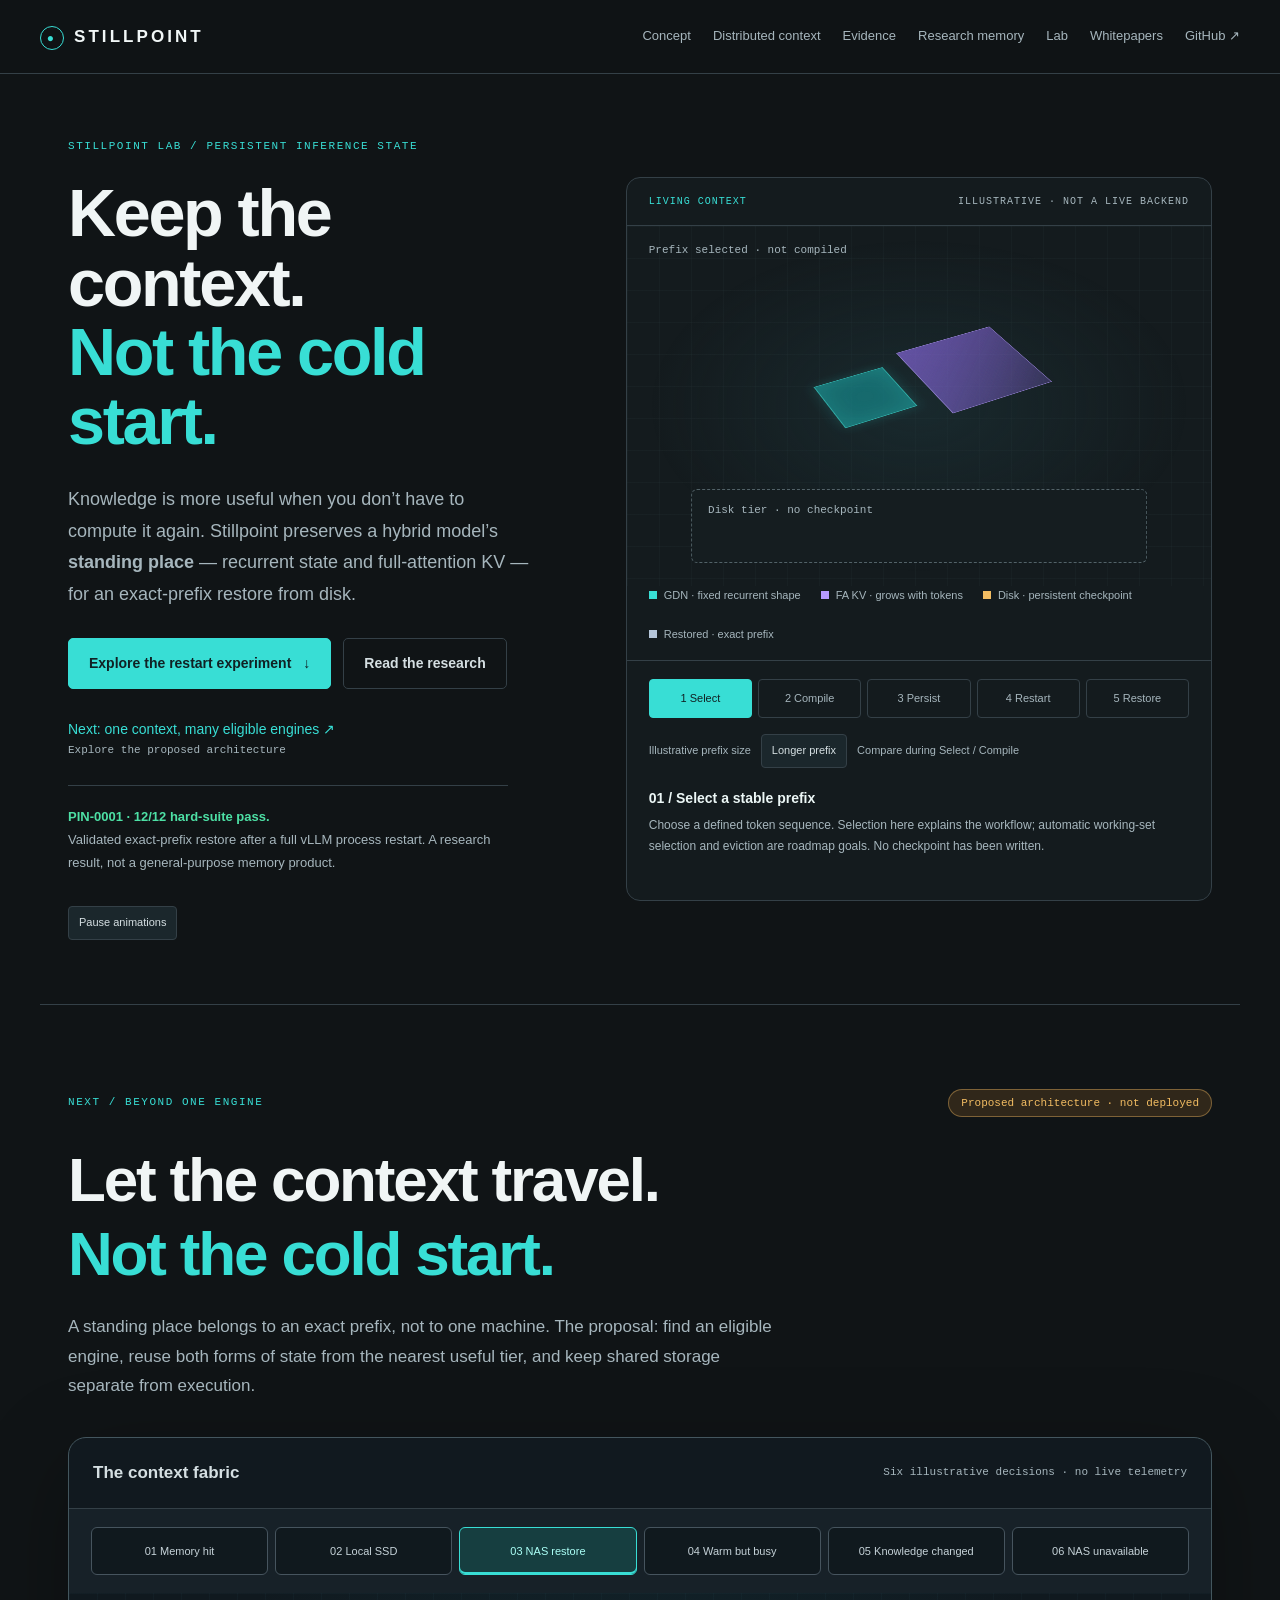
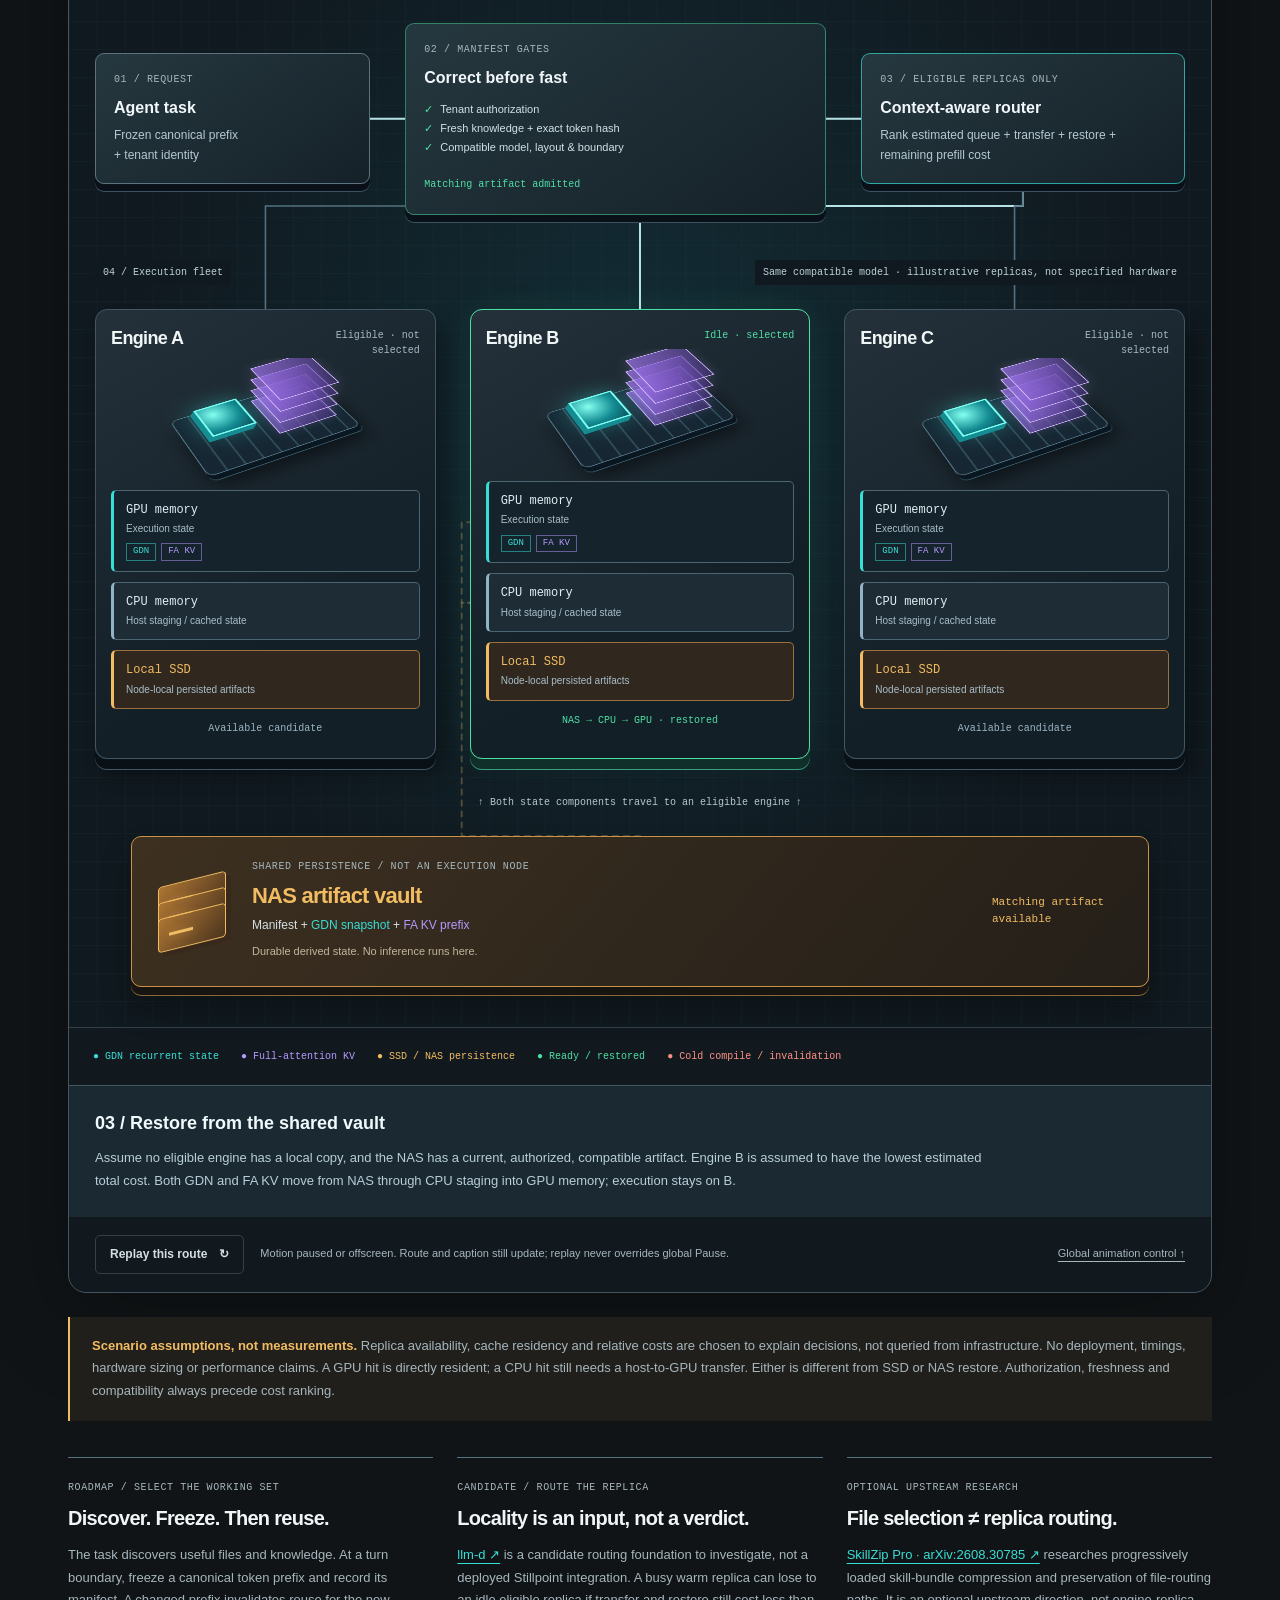
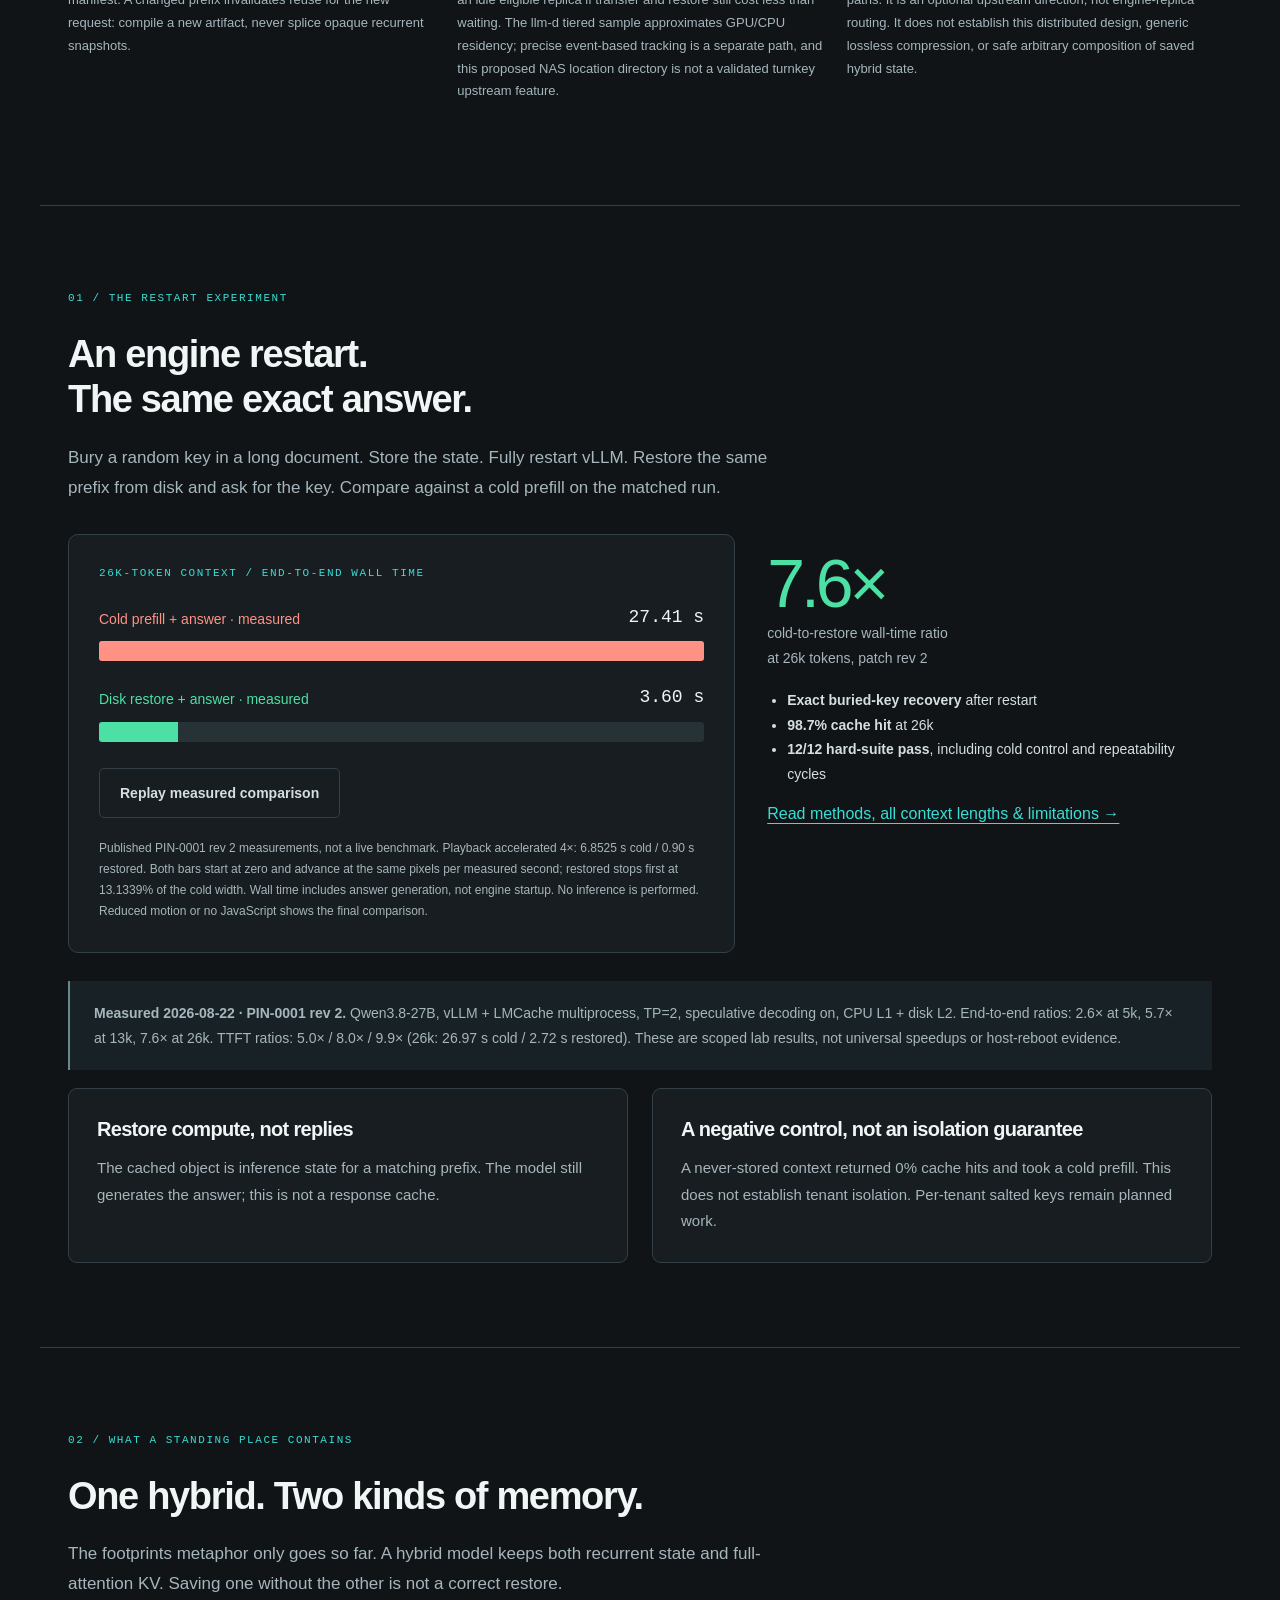
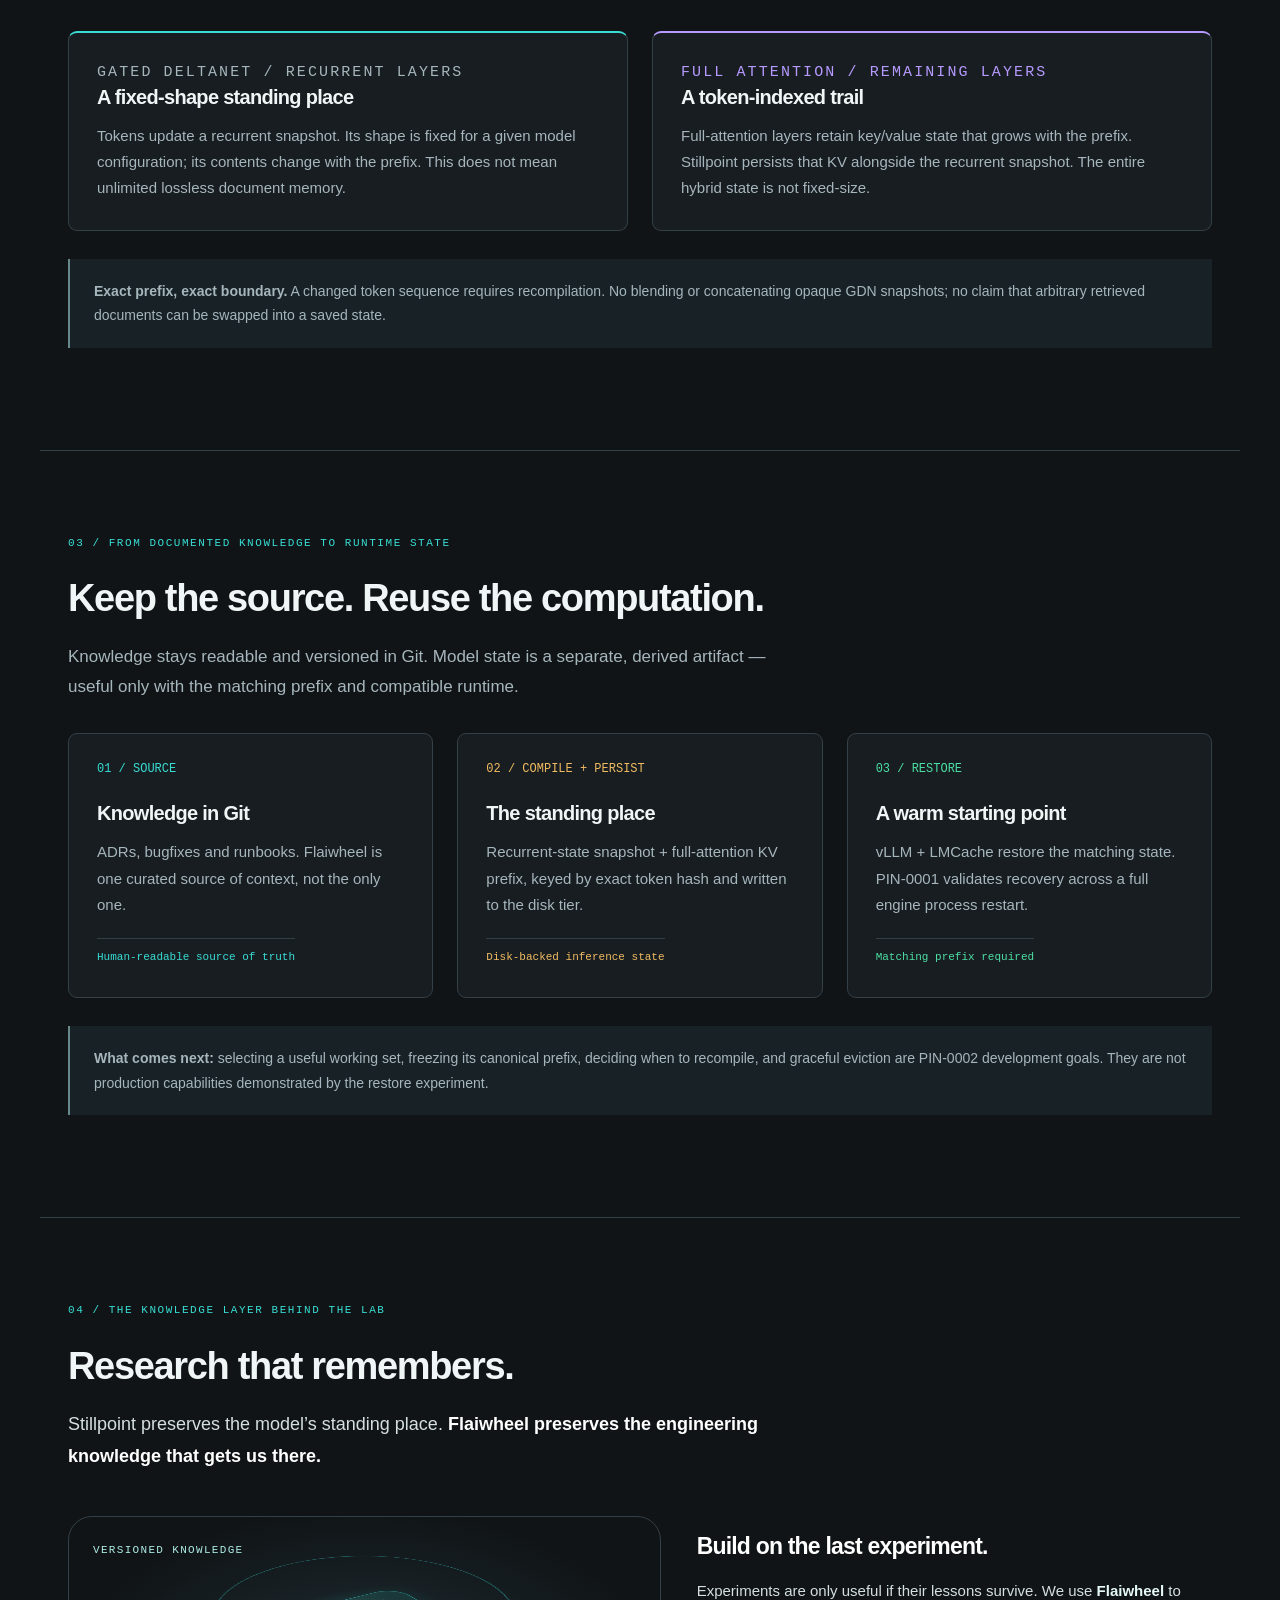
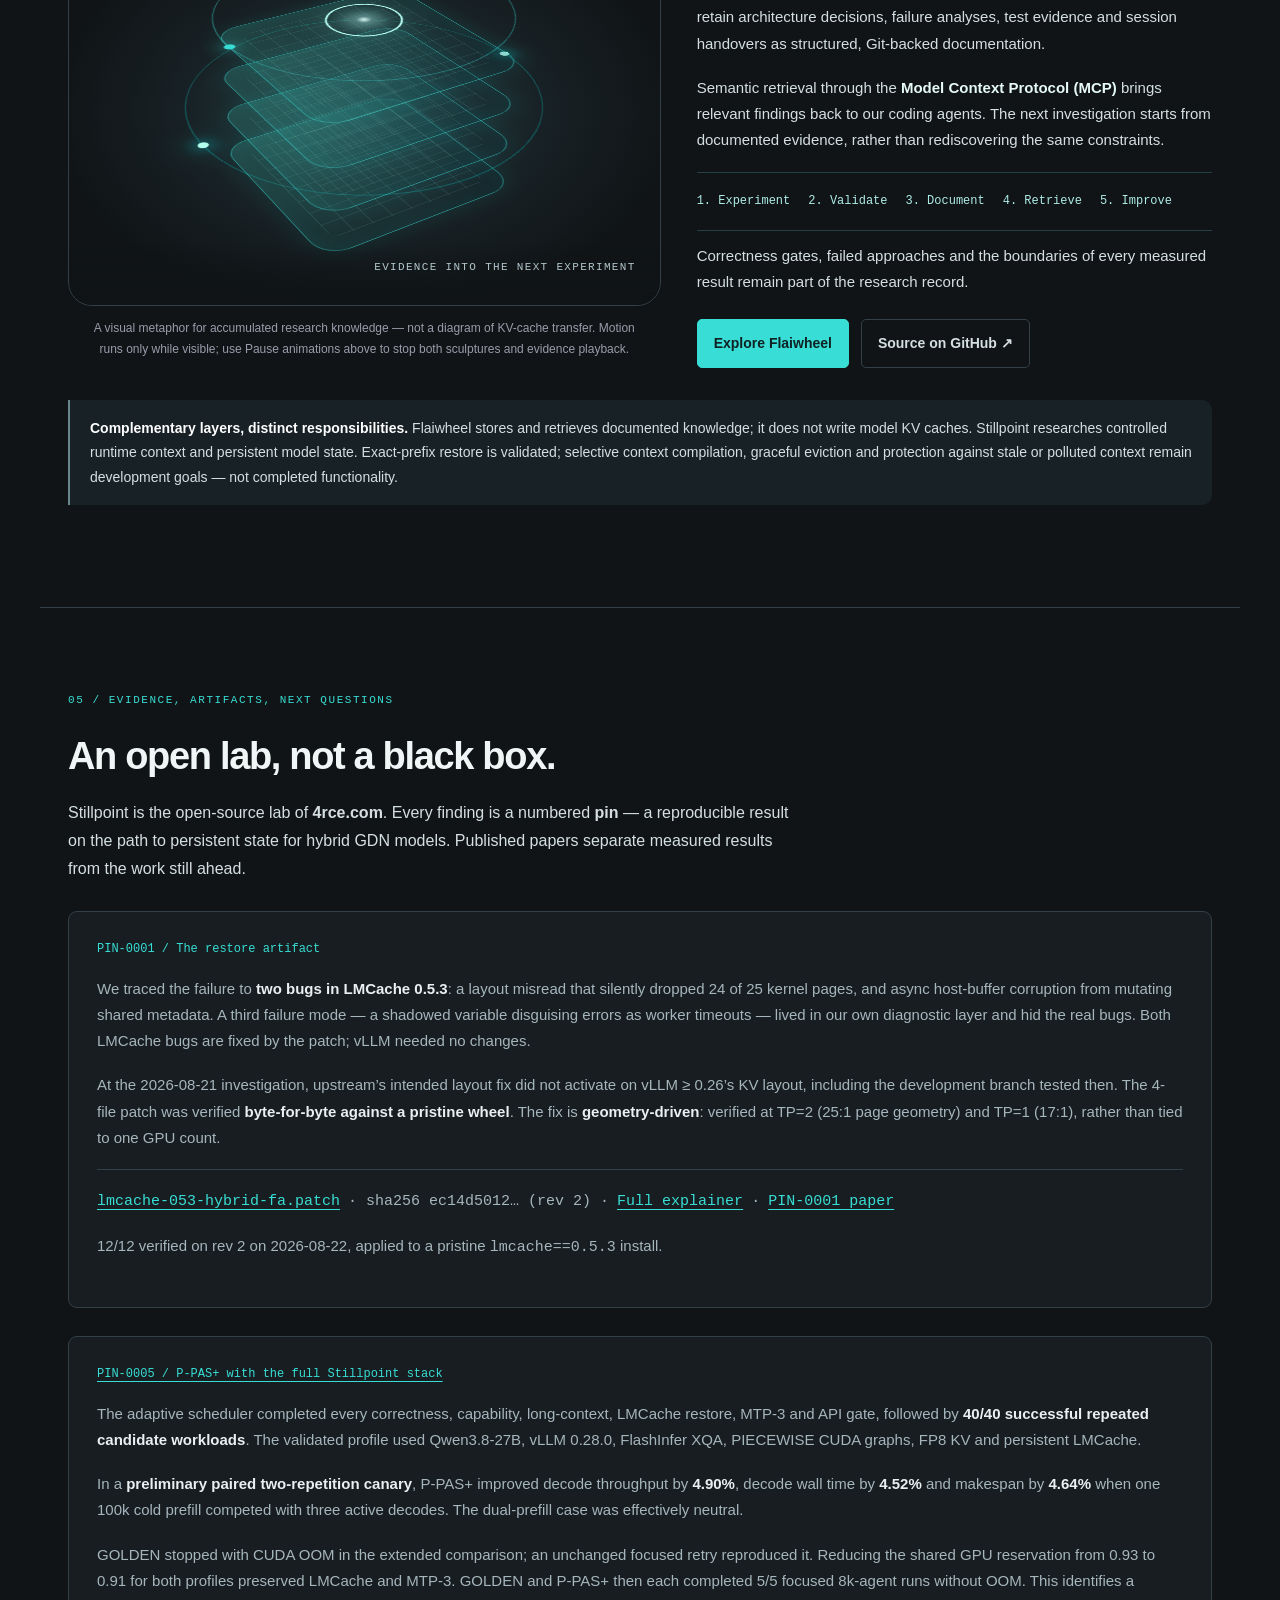
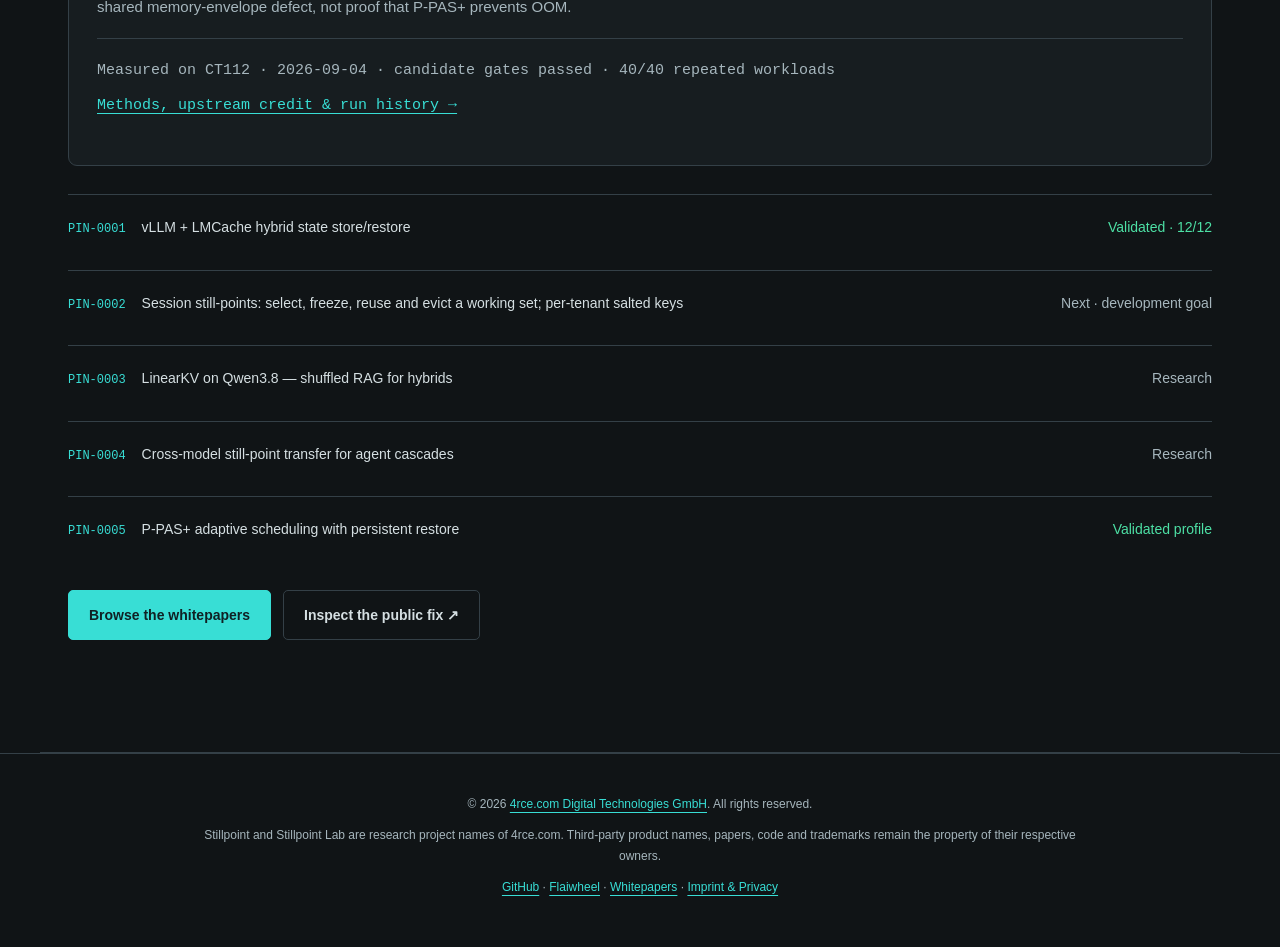
<file: index.html>
<!DOCTYPE html>
<html lang="en" class="no-motion">
<head>
    <meta charset="UTF-8">
    <meta name="viewport" content="width=device-width, initial-scale=1.0">
    <title>Stillpoint — Living Context. Persistent Model State.</title>
    <meta name="description" content="Stillpoint researches persistent hybrid-model state. Exact-prefix restore after a vLLM restart: 27.4 s cold versus 3.6 s restored at 26k tokens, measured on PIN-0001 patch rev 2.">
    <meta name="keywords" content="Stillpoint, persistent KV cache, hybrid GDN, Gated DeltaNet, Qwen3.8, LMCache, vLLM, P-PAS+, recurrent state, AI agent memory">
    <meta name="author" content="4rce.com Digital Technologies GmbH">
    <meta name="robots" content="index, follow, max-image-preview:large, max-snippet:-1, max-video-preview:-1">
    <link rel="canonical" href="https://stillpointlab.dev/">
    <meta property="og:type" content="website">
    <meta property="og:url" content="https://stillpointlab.dev/">
    <meta property="og:title" content="Stillpoint — Living Context. Persistent Model State.">
    <meta property="og:description" content="Measured research on persistent hybrid-model state. Explore the restart experiment: exact-prefix restore, 12/12 hard-suite pass, published methods and limitations.">
    <meta property="og:site_name" content="Stillpoint Lab">
    <meta property="og:locale" content="en_US">
    <meta name="twitter:card" content="summary">
    <meta name="twitter:title" content="Stillpoint Lab — Persistent State for Hybrid LLMs">
    <meta name="twitter:description" content="Reproducible research on LMCache restore, hybrid GDN models and P-PAS+ scheduling.">
    <script type="application/ld+json">
    {
      "@context": "https://schema.org",
      "@type": "ResearchProject",
      "name": "Stillpoint Lab",
      "url": "https://stillpointlab.dev/",
      "description": "Open research on persistent standing-place restore and adaptive scheduling for hybrid GDN language models.",
      "founder": {"@type": "Organization", "name": "4rce.com Digital Technologies GmbH", "url": "https://4rce.com"},
      "keywords": ["persistent KV cache", "hybrid GDN", "LMCache", "vLLM", "Qwen3.8", "P-PAS+"],
      "subjectOf": {"@type": "CollectionPage", "url": "https://stillpointlab.dev/whitepapers.html", "name": "Stillpoint Whitepapers"}
    }
    </script>
    <link rel="icon" type="image/svg+xml" href="data:image/svg+xml,<svg xmlns=%22http://www.w3.org/2000/svg%22 viewBox=%220 0 100 100%22><circle cx=%2250%22 cy=%2250%22 r=%2230%22 fill=%22none%22 stroke=%22%2389e3e0%22 stroke-width=%224%22/><circle cx=%2250%22 cy=%2250%22 r=%226%22 fill=%22%2389e3e0%22/></svg>">
    <link rel="stylesheet" href="flaiwheel.css">
    <link rel="stylesheet" href="site.css">
    <link rel="stylesheet" href="distributed-context.css">
    <script src="site.js" defer></script>
    <script src="distributed-context.js" defer></script>
</head>
<body>
    <a class="skip-link" href="#main">Skip to content</a>
    <nav class="site-nav" aria-label="Main navigation">
        <a class="logo" href="index.html" aria-label="Stillpoint home"><span class="logo-symbol" aria-hidden="true">●</span>STILLPOINT</a>
        <button class="nav-toggle" type="button" aria-expanded="false" aria-controls="site-links" hidden>Menu</button>
        <div class="links" id="site-links">
            <a href="index.html#concept">Concept</a>
            <a href="index.html#distributed-context">Distributed context</a>
            <a href="index.html#why">Evidence</a>
            <a href="index.html#research-memory">Research memory</a>
            <a href="index.html#lab">Lab</a>
            <a href="whitepapers.html">Whitepapers</a>
            <a href="https://github.com/dl4rce/lmcache-hybrid-gdn-restore-fix">GitHub ↗</a>
        </div>
    </nav>
    <main class="home" id="main" tabindex="-1">
        <section class="hero" aria-labelledby="hero-title">
            <div class="hero-copy">
                <p class="eyebrow">Stillpoint Lab / Persistent inference state</p>
                <h1 id="hero-title">Keep the context.<br><em>Not the cold start.</em></h1>
                <p class="sub">Knowledge is more useful when you don’t have to compute it again. Stillpoint preserves a hybrid model’s <strong>standing place</strong> — recurrent state and full-attention KV — for an exact-prefix restore from disk.</p>
                <div class="cta-row">
                    <a class="btn" href="#why">Explore the restart experiment <span aria-hidden="true">↓</span></a>
                    <a class="btn btn-secondary" href="whitepapers.html">Read the research</a>
                </div>
                <a class="distributed-hero-link" href="#distributed-context">Next: one context, many eligible engines <span aria-hidden="true">↗</span><small>Explore the proposed architecture</small></a>
                <p class="hero-proof"><strong>PIN-0001 · 12/12 hard-suite pass.</strong><br>Validated exact-prefix restore after a full vLLM process restart. A research result, not a general-purpose memory product.</p>
                <button class="motion-control" type="button" aria-pressed="true" hidden>Pause animations</button>
            </div>
            <figure class="context-figure" aria-labelledby="context-title">
                <div class="figure-head"><span id="context-title">Living context</span><span>Illustrative · not a live backend</span></div>
                <div class="context-scene" id="context-scene" data-step="persist" data-volume="extended" aria-hidden="true">
                    <span class="scene-label">Running engine · state stored</span>
                    <div class="runtime-world">
                        <div class="recurrent-core"><i class="core-face front"></i><i class="core-face back"></i><i class="core-face left"></i><i class="core-face right"></i><i class="core-face top"></i><i class="core-face bottom"></i></div>
                        <div class="kv-layer"></div><div class="kv-layer"></div><div class="kv-layer"></div><div class="kv-layer"></div><div class="kv-layer"></div>
                    </div>
                    <div class="state-flow flow-gdn">GDN <span>↓</span></div>
                    <div class="state-flow flow-kv">FA KV <span>↓</span></div>
                    <div class="restore-success">Exact-prefix state restored</div>
                    <div class="engine-off">No running engine<br>No in-memory state</div>
                    <div class="disk-checkpoint"><strong>Disk checkpoint · both components stored</strong><div class="checkpoint-payload"><span>GDN snapshot</span><span>FA KV prefix</span></div></div>
                </div>
                <div class="diagram-legend"><span class="legend-gdn">GDN · fixed recurrent shape</span><span class="legend-kv">FA KV · grows with tokens</span><span class="legend-storage">Disk · persistent checkpoint</span><span class="legend-restored">Restored · exact prefix</span></div>
                <div class="diagram-controls" hidden>
                    <div class="context-steps" role="group" aria-label="Explore the illustrative state lifecycle">
                        <button type="button" data-context-step="select" aria-pressed="true">1 Select</button>
                        <button type="button" data-context-step="compile" aria-pressed="false">2 Compile</button>
                        <button type="button" data-context-step="persist" aria-pressed="false">3 Persist</button>
                        <button type="button" data-context-step="restart" aria-pressed="false">4 Restart</button>
                        <button type="button" data-context-step="restore" aria-pressed="false">5 Restore</button>
                    </div>
                    <div class="volume-control"><span>Illustrative prefix size</span><button id="prefix-volume" type="button" aria-pressed="true">Longer prefix</button><span>Compare during Select / Compile</span></div>
                </div>
                <figcaption aria-live="polite" aria-atomic="true"><strong id="step-title">Persist both forms of state</strong><span id="step-caption">The fixed-shape GDN snapshot and token-growing full-attention KV are stored together. A process restart clears the running engine, not the disk checkpoint. This is a conceptual diagram, not a live cache or a memory-size benchmark.</span></figcaption>
            </figure>
        </section>

        <section id="distributed-context" class="distributed-context" aria-labelledby="distributed-title">
            <div class="dc-heading"><p class="section-kicker">Next / Beyond one engine</p><span class="dc-proposed">Proposed architecture · not deployed</span></div>
            <h2 id="distributed-title">Let the context travel.<br><em>Not the cold start.</em></h2>
            <p class="section-sub">A standing place belongs to an exact prefix, not to one machine. The proposal: find an eligible engine, reuse both forms of state from the nearest useful tier, and keep shared storage separate from execution.</p>
            <figure class="dc-figure" aria-labelledby="dc-figure-title" aria-describedby="dc-caption dc-assumptions">
                <div class="dc-figure-top"><strong id="dc-figure-title">The context fabric</strong><span>Six illustrative decisions · no live telemetry</span></div>
                <div class="dc-controls" role="group" aria-label="Choose an illustrative routing scenario" hidden>
                    <button type="button" data-dc-scenario="memory" aria-pressed="false">01 Memory hit</button>
                    <button type="button" data-dc-scenario="ssd" aria-pressed="false">02 Local SSD</button>
                    <button type="button" data-dc-scenario="nas" aria-pressed="true">03 NAS restore</button>
                    <button type="button" data-dc-scenario="busy" aria-pressed="false">04 Warm but busy</button>
                    <button type="button" data-dc-scenario="changed" aria-pressed="false">05 Knowledge changed</button>
                    <button type="button" data-dc-scenario="offline" aria-pressed="false">06 NAS unavailable</button>
                </div>
                <div class="dc-scene" data-scenario="nas">
                    <svg class="dc-connections" aria-hidden="true" focusable="false"><g class="dc-rails"></g><g class="dc-packets"></g></svg>
                    <div class="dc-control-plane">
                        <div class="dc-task" data-dc-port="task"><span class="dc-overline">01 / Request</span><strong>Agent task</strong><small>Frozen canonical prefix<br>+ tenant identity</small></div>
                        <div class="dc-gates" data-dc-port="gates"><span class="dc-overline">02 / Manifest gates</span><strong>Correct before fast</strong><ul><li>Tenant authorization</li><li>Fresh knowledge + exact token hash</li><li>Compatible model, layout &amp; boundary</li></ul><span class="dc-gate-result">Matching artifact admitted</span></div>
                        <div class="dc-router" data-dc-port="router"><span class="dc-overline">03 / Eligible replicas only</span><strong>Context-aware router</strong><small>Rank estimated queue + transfer + restore + remaining prefill cost</small></div>
                    </div>
                    <div class="dc-fleet-label"><span>04 / Execution fleet</span><span>Same compatible model · illustrative replicas, not specified hardware</span></div>
                    <div class="dc-fleet">
                        <article class="dc-engine" data-engine="a" data-dc-port="engine-a"><header><h3>Engine A</h3><span class="dc-node-status">Eligible · not selected</span></header><div class="dc-chip-scene" aria-hidden="true"><div class="dc-chip-board"><i class="dc-chip-core"></i><i class="dc-chip-layer"></i><i class="dc-chip-layer"></i><i class="dc-chip-layer"></i><i class="dc-chip-layer"></i></div></div><div class="dc-tier dc-gpu" data-dc-port="gpu-a"><strong>GPU memory</strong><span>Execution state</span><i class="dc-state-pair" aria-label="GDN and FA KV"><b>GDN</b><b>FA KV</b></i></div><div class="dc-tier dc-cpu" data-dc-port="cpu-a"><strong>CPU memory</strong><span>Host staging / cached state</span></div><div class="dc-tier dc-ssd" data-dc-port="ssd-a"><strong>Local SSD</strong><span>Node-local persisted artifacts</span></div><p class="dc-outcome">Available candidate</p></article>
                        <article class="dc-engine is-selected" data-engine="b" data-dc-port="engine-b"><header><h3>Engine B</h3><span class="dc-node-status">Eligible · selected</span></header><div class="dc-chip-scene" aria-hidden="true"><div class="dc-chip-board"><i class="dc-chip-core"></i><i class="dc-chip-layer"></i><i class="dc-chip-layer"></i><i class="dc-chip-layer"></i><i class="dc-chip-layer"></i></div></div><div class="dc-tier dc-gpu" data-dc-port="gpu-b"><strong>GPU memory</strong><span>Execution state</span><i class="dc-state-pair" aria-label="GDN and FA KV"><b>GDN</b><b>FA KV</b></i></div><div class="dc-tier dc-cpu" data-dc-port="cpu-b"><strong>CPU memory</strong><span>Host staging / cached state</span></div><div class="dc-tier dc-ssd" data-dc-port="ssd-b"><strong>Local SSD</strong><span>Node-local persisted artifacts</span></div><p class="dc-outcome">NAS → CPU → GPU · restored</p></article>
                        <article class="dc-engine" data-engine="c" data-dc-port="engine-c"><header><h3>Engine C</h3><span class="dc-node-status">Eligible · not selected</span></header><div class="dc-chip-scene" aria-hidden="true"><div class="dc-chip-board"><i class="dc-chip-core"></i><i class="dc-chip-layer"></i><i class="dc-chip-layer"></i><i class="dc-chip-layer"></i><i class="dc-chip-layer"></i></div></div><div class="dc-tier dc-gpu" data-dc-port="gpu-c"><strong>GPU memory</strong><span>Execution state</span><i class="dc-state-pair" aria-label="GDN and FA KV"><b>GDN</b><b>FA KV</b></i></div><div class="dc-tier dc-cpu" data-dc-port="cpu-c"><strong>CPU memory</strong><span>Host staging / cached state</span></div><div class="dc-tier dc-ssd" data-dc-port="ssd-c"><strong>Local SSD</strong><span>Node-local persisted artifacts</span></div><p class="dc-outcome">Available candidate</p></article>
                    </div>
                    <div class="dc-storage-link" aria-hidden="true">↑ Both state components travel to an eligible engine ↑</div>
                    <div class="dc-vault" data-dc-port="vault"><div class="dc-vault-stack" aria-hidden="true"><i></i><i></i><i></i></div><div><span class="dc-overline">Shared persistence / not an execution node</span><h3>NAS artifact vault</h3><p>Manifest + <span class="dc-cyan">GDN snapshot</span> + <span class="dc-violet">FA KV prefix</span></p><small>Durable derived state. No inference runs here.</small></div><span class="dc-vault-status">Matching artifact available</span></div>
                </div>
                <div class="dc-legend" aria-label="Diagram colour key"><span class="dc-cyan">● GDN recurrent state</span><span class="dc-violet">● Full-attention KV</span><span class="dc-amber">● SSD / NAS persistence</span><span class="dc-emerald">● Ready / restored</span><span class="dc-coral">● Cold compile / invalidation</span></div>
                <figcaption id="dc-caption" aria-live="polite" aria-atomic="true"><strong>03 / Restore from the shared vault</strong><span>Assume no eligible engine has a local copy, and the NAS has a current, authorized, compatible artifact. Engine B is assumed to have the lowest estimated total cost. Both GDN and FA KV move from NAS through CPU staging into GPU memory; execution stays on B.</span></figcaption>
                <div class="dc-replay-row"><button class="btn btn-secondary" id="dc-replay" type="button" hidden>Replay this route <span aria-hidden="true">↻</span></button><span id="dc-motion-note">Static route summary. No animation is needed to understand the decision.</span><a href="#main">Global animation control ↑</a></div>
            </figure>
            <p class="dc-assumptions" id="dc-assumptions"><strong>Scenario assumptions, not measurements.</strong> Replica availability, cache residency and relative costs are chosen to explain decisions, not queried from infrastructure. No deployment, timings, hardware sizing or performance claims. A GPU hit is directly resident; a CPU hit still needs a host-to-GPU transfer. Either is different from SSD or NAS restore. Authorization, freshness and compatibility always precede cost ranking.</p>
            <div class="dc-roadmap"><article><span class="dc-overline">Roadmap / Select the working set</span><h3>Discover. Freeze. Then reuse.</h3><p>The task discovers useful files and knowledge. At a turn boundary, freeze a canonical token prefix and record its manifest. A changed prefix invalidates reuse for the new request: compile a new artifact, never splice opaque recurrent snapshots.</p></article><article><span class="dc-overline">Candidate / Route the replica</span><h3>Locality is an input, not a verdict.</h3><p><a href="https://github.com/llm-d/llm-d">llm-d ↗</a> is a candidate routing foundation to investigate, not a deployed Stillpoint integration. A busy warm replica can lose to an idle eligible replica if transfer and restore still cost less than waiting. The llm-d tiered sample approximates GPU/CPU residency; precise event-based tracking is a separate path, and this proposed NAS location directory is not a validated turnkey upstream feature.</p></article><article><span class="dc-overline">Optional upstream research</span><h3>File selection ≠ replica routing.</h3><p><a href="https://arxiv.org/abs/2608.30785">SkillZip Pro · arXiv:2608.30785 ↗</a> researches progressively loaded skill-bundle compression and preservation of file-routing paths. It is an optional upstream direction, not engine-replica routing. It does not establish this distributed design, generic lossless compression, or safe arbitrary composition of saved hybrid state.</p></article></div>
        </section>

        <section id="why" aria-labelledby="evidence-title">
            <p class="section-kicker">01 / The restart experiment</p>
            <h2 id="evidence-title">An engine restart.<br>The same exact answer.</h2>
            <p class="section-sub">Bury a random key in a long document. Store the state. Fully restart vLLM. Restore the same prefix from disk and ask for the key. Compare against a cold prefill on the matched run.</p>
            <div class="evidence-layout">
                <figure class="evidence-chart" aria-labelledby="chart-title">
                    <p class="eyebrow" id="chart-title">26k-token context / End-to-end wall time</p>
                    <div class="bar-row"><div class="bar-label"><span>Cold prefill + answer · measured</span><strong>27.41 s</strong></div><div class="bar-track" aria-hidden="true"><div class="bar"></div></div></div>
                    <div class="bar-row"><div class="bar-label"><span>Disk restore + answer · measured</span><strong>3.60 s</strong></div><div class="bar-track" aria-hidden="true"><div class="bar restored"></div></div></div>
                    <button id="replay-evidence" class="btn btn-secondary" type="button" aria-describedby="evidence-caption" hidden>Replay measured comparison</button>
                    <figcaption id="evidence-caption">Published PIN-0001 rev 2 measurements, not a live benchmark. Playback accelerated 4×: 6.8525 s cold / 0.90 s restored. Both bars start at zero and advance at the same pixels per measured second; restored stops first at 13.1339% of the cold width. Wall time includes answer generation, not engine startup. No inference is performed. Reduced motion or no JavaScript shows the final comparison.</figcaption>
                </figure>
                <div class="evidence-summary">
                    <div class="metric">7.6×</div>
                    <p>cold-to-restore wall-time ratio<br>at 26k tokens, patch rev 2</p>
                    <ul><li><strong>Exact buried-key recovery</strong> after restart</li><li><strong>98.7% cache hit</strong> at 26k</li><li><strong>12/12 hard-suite pass</strong>, including cold control and repeatability cycles</li></ul>
                    <a href="whitepaper.html">Read methods, all context lengths &amp; limitations →</a>
                </div>
            </div>
            <p class="evidence-context"><strong>Measured 2026-08-22 · PIN-0001 rev 2.</strong> Qwen3.8-27B, vLLM + LMCache multiprocess, TP=2, speculative decoding on, CPU L1 + disk L2. End-to-end ratios: 2.6× at 5k, 5.7× at 13k, 7.6× at 26k. TTFT ratios: 5.0× / 8.0× / 9.9× (26k: 26.97 s cold / 2.72 s restored). These are scoped lab results, not universal speedups or host-reboot evidence.</p>
            <div class="why-grid">
                <article class="why-card"><h3>Restore compute, not replies</h3><p>The cached object is inference state for a matching prefix. The model still generates the answer; this is not a response cache.</p></article>
                <article class="why-card"><h3>A negative control, not an isolation guarantee</h3><p>A never-stored context returned 0% cache hits and took a cold prefill. This does not establish tenant isolation. Per-tenant salted keys remain planned work.</p></article>
            </div>
        </section>

        <section id="concept" aria-labelledby="concept-title">
            <p class="section-kicker">02 / What a standing place contains</p>
            <h2 id="concept-title">One hybrid. Two kinds of memory.</h2>
            <p class="section-sub">The footprints metaphor only goes so far. A hybrid model keeps both recurrent state and full-attention KV. Saving one without the other is not a correct restore.</p>
            <div class="concept-grid">
                <article class="concept-card"><p class="eyebrow">Gated DeltaNet / Recurrent layers</p><h3>A fixed-shape standing place</h3><p>Tokens update a recurrent snapshot. Its shape is fixed for a given model configuration; its contents change with the prefix. This does not mean unlimited lossless document memory.</p></article>
                <article class="concept-card"><p class="eyebrow">Full attention / Remaining layers</p><h3>A token-indexed trail</h3><p>Full-attention layers retain key/value state that grows with the prefix. Stillpoint persists that KV alongside the recurrent snapshot. The entire hybrid state is not fixed-size.</p></article>
            </div>
            <p class="boundary-note"><strong>Exact prefix, exact boundary.</strong> A changed token sequence requires recompilation. No blending or concatenating opaque GDN snapshots; no claim that arbitrary retrieved documents can be swapped into a saved state.</p>
        </section>

        <section id="how" aria-labelledby="how-title">
            <p class="section-kicker">03 / From documented knowledge to runtime state</p>
            <h2 id="how-title">Keep the source. Reuse the computation.</h2>
            <p class="section-sub">Knowledge stays readable and versioned in Git. Model state is a separate, derived artifact — useful only with the matching prefix and compatible runtime.</p>
            <div class="pipeline">
                <article class="pipe-node"><span class="step-number">01 / SOURCE</span><h3>Knowledge in Git</h3><p>ADRs, bugfixes and runbooks. Flaiwheel is one curated source of context, not the only one.</p><span class="pipe-badge">Human-readable source of truth</span></article>
                <article class="pipe-node"><span class="step-number">02 / COMPILE + PERSIST</span><h3>The standing place</h3><p>Recurrent-state snapshot + full-attention KV prefix, keyed by exact token hash and written to the disk tier.</p><span class="pipe-badge">Disk-backed inference state</span></article>
                <article class="pipe-node"><span class="step-number">03 / RESTORE</span><h3>A warm starting point</h3><p>vLLM + LMCache restore the matching state. PIN-0001 validates recovery across a full engine process restart.</p><span class="pipe-badge">Matching prefix required</span></article>
            </div>
            <p class="boundary-note"><strong>What comes next:</strong> selecting a useful working set, freezing its canonical prefix, deciding when to recompile, and graceful eviction are PIN-0002 development goals. They are not production capabilities demonstrated by the restore experiment.</p>
        </section>

        <section id="research-memory" class="research-memory" aria-labelledby="memory-title">
            <p class="section-kicker">04 / The knowledge layer behind the lab</p>
            <h2 id="memory-title">Research that remembers.</h2>
            <p class="memory-intro">Stillpoint preserves the model’s standing place. <strong>Flaiwheel preserves the engineering knowledge that gets us there.</strong></p>
            <div class="memory-layout">
                <figure class="memory-figure">
                    <div class="memory-scene" id="memory-scene" role="img" aria-label="Abstract research-memory sculpture: versioned knowledge layers and an iterative research cycle. A documentation metaphor, not model KV transfer.">
                        <span class="memory-label top">Versioned knowledge</span>
                        <div class="memory-world" aria-hidden="true"><div class="memory-plane"></div><div class="memory-plane"></div><div class="memory-plane"></div><div class="memory-plane"></div><div class="memory-axis"></div><div class="memory-orbit"><span class="memory-signal"></span><span class="memory-signal"></span></div><div class="memory-orbit second"><span class="memory-signal"></span></div></div>
                        <span class="memory-label bottom">Evidence into the next experiment</span>
                    </div>
                    <figcaption class="memory-caption">A visual metaphor for accumulated research knowledge — not a diagram of KV-cache transfer. Motion runs only while visible; use Pause animations above to stop both sculptures and evidence playback.</figcaption>
                </figure>
                <div class="memory-copy">
                    <h3>Build on the last experiment.</h3>
                    <p>Experiments are only useful if their lessons survive. We use <strong>Flaiwheel</strong> to retain architecture decisions, failure analyses, test evidence and session handovers as structured, Git-backed documentation.</p>
                    <p>Semantic retrieval through the <strong>Model Context Protocol (MCP)</strong> brings relevant findings back to our coding agents. The next investigation starts from documented evidence, rather than rediscovering the same constraints.</p>
                    <ol class="memory-cycle" aria-label="Research workflow"><li>Experiment</li><li>Validate</li><li>Document</li><li>Retrieve</li><li>Improve</li></ol>
                    <p>Correctness gates, failed approaches and the boundaries of every measured result remain part of the research record.</p>
                    <div class="memory-links"><a class="btn" href="https://flaiwheel.app/">Explore Flaiwheel</a><a class="btn btn-secondary" href="https://github.com/dl4rce/flaiwheel">Source on GitHub ↗</a></div>
                </div>
            </div>
            <p class="memory-boundary"><strong>Complementary layers, distinct responsibilities.</strong> Flaiwheel stores and retrieves documented knowledge; it does not write model KV caches. Stillpoint researches controlled runtime context and persistent model state. Exact-prefix restore is validated; selective context compilation, graceful eviction and protection against stale or polluted context remain development goals — not completed functionality.</p>
        </section>

        <section id="lab" aria-labelledby="lab-title">
            <p class="section-kicker">05 / Evidence, artifacts, next questions</p>
            <h2 id="lab-title">An open lab, not a black box.</h2>
            <div class="lab-box">
                <p>Stillpoint is the open-source lab of <strong>4rce.com</strong>. Every finding is a numbered <strong>pin</strong> — a reproducible result on the path to persistent state for hybrid GDN models. Published papers separate measured results from the work still ahead.</p>
                <div class="patch-box">
                    <div class="patch-head">PIN-0001 / The restore artifact</div>
                    <p>We traced the failure to <strong>two bugs in LMCache 0.5.3</strong>: a layout misread that silently dropped 24 of 25 kernel pages, and async host-buffer corruption from mutating shared metadata. A third failure mode — a shadowed variable disguising errors as worker timeouts — lived in our own diagnostic layer and hid the real bugs. Both LMCache bugs are fixed by the patch; vLLM needed no changes.</p>
                    <p>At the 2026-08-21 investigation, upstream’s intended layout fix did not activate on vLLM ≥ 0.26’s KV layout, including the development branch tested then. The 4-file patch was verified <strong>byte-for-byte against a pristine wheel</strong>. The fix is <strong>geometry-driven</strong>: verified at TP=2 (25:1 page geometry) and TP=1 (17:1), rather than tied to one GPU count.</p>
                    <p class="patch-sha"><a href="https://github.com/dl4rce/lmcache-hybrid-gdn-restore-fix/blob/main/patches/lmcache-053-hybrid-fa.patch">lmcache-053-hybrid-fa.patch</a><span>· sha256 <code>ec14d5012…</code> (rev 2) ·</span><a href="https://github.com/dl4rce/lmcache-hybrid-gdn-restore-fix/blob/main/EXPLAINER.md">Full explainer</a><span>·</span><a href="whitepaper.html">PIN-0001 paper</a></p>
                    <p>12/12 verified on rev 2 on 2026-08-22, applied to a pristine <code>lmcache==0.5.3</code> install.</p>
                </div>
                <div class="patch-box">
                    <div class="patch-head"><a href="pin-0005-ppas-plus.html">PIN-0005 / P-PAS+ with the full Stillpoint stack</a></div>
                    <p>The adaptive scheduler completed every correctness, capability, long-context, LMCache restore, MTP-3 and API gate, followed by <strong>40/40 successful repeated candidate workloads</strong>. The validated profile used Qwen3.8-27B, vLLM 0.28.0, FlashInfer XQA, PIECEWISE CUDA graphs, FP8 KV and persistent LMCache.</p>
                    <p>In a <strong>preliminary paired two-repetition canary</strong>, P-PAS+ improved decode throughput by <strong>4.90%</strong>, decode wall time by <strong>4.52%</strong> and makespan by <strong>4.64%</strong> when one 100k cold prefill competed with three active decodes. The dual-prefill case was effectively neutral.</p>
                    <p>GOLDEN stopped with CUDA OOM in the extended comparison; an unchanged focused retry reproduced it. Reducing the shared GPU reservation from 0.93 to 0.91 for both profiles preserved LMCache and MTP-3. GOLDEN and P-PAS+ then each completed 5/5 focused 8k-agent runs without OOM. This identifies a shared memory-envelope defect, not proof that P-PAS+ prevents OOM.</p>
                    <p class="patch-sha"><span>Measured on CT112 · 2026-09-04 · candidate gates passed · 40/40 repeated workloads</span><a href="pin-0005-ppas-plus.html">Methods, upstream credit &amp; run history →</a></p>
                </div>
                <div class="pin-list" aria-label="Research roadmap">
                    <div class="pin-item"><span><span class="pin-id">PIN-0001</span>vLLM + LMCache hybrid state store/restore</span><span class="status-done">Validated · 12/12</span></div>
                    <div class="pin-item"><span><span class="pin-id">PIN-0002</span>Session still-points: select, freeze, reuse and evict a working set; per-tenant salted keys</span><span class="status-active">Next · development goal</span></div>
                    <div class="pin-item"><span><span class="pin-id">PIN-0003</span>LinearKV on Qwen3.8 — shuffled RAG for hybrids</span><span class="status-next">Research</span></div>
                    <div class="pin-item"><span><span class="pin-id">PIN-0004</span>Cross-model still-point transfer for agent cascades</span><span class="status-next">Research</span></div>
                    <div class="pin-item"><span><span class="pin-id">PIN-0005</span>P-PAS+ adaptive scheduling with persistent restore</span><span class="status-done">Validated profile</span></div>
                </div>
                <div class="cta-row"><a class="btn" href="whitepapers.html">Browse the whitepapers</a><a class="btn btn-secondary" href="https://github.com/dl4rce/lmcache-hybrid-gdn-restore-fix">Inspect the public fix ↗</a></div>
            </div>
        </section>
    </main>
    <footer>
        <p>© 2026 <a href="https://4rce.com">4rce.com Digital Technologies GmbH</a>. All rights reserved.</p>
        <p>Stillpoint and Stillpoint Lab are research project names of 4rce.com. Third-party product names, papers, code and trademarks remain the property of their respective owners.</p>
        <p><a href="https://github.com/dl4rce/lmcache-hybrid-gdn-restore-fix">GitHub</a> · <a href="https://flaiwheel.app">Flaiwheel</a> · <a href="whitepapers.html">Whitepapers</a> · <a href="imprint.html">Imprint &amp; Privacy</a></p>
    </footer>
</body>
</html>
</file>
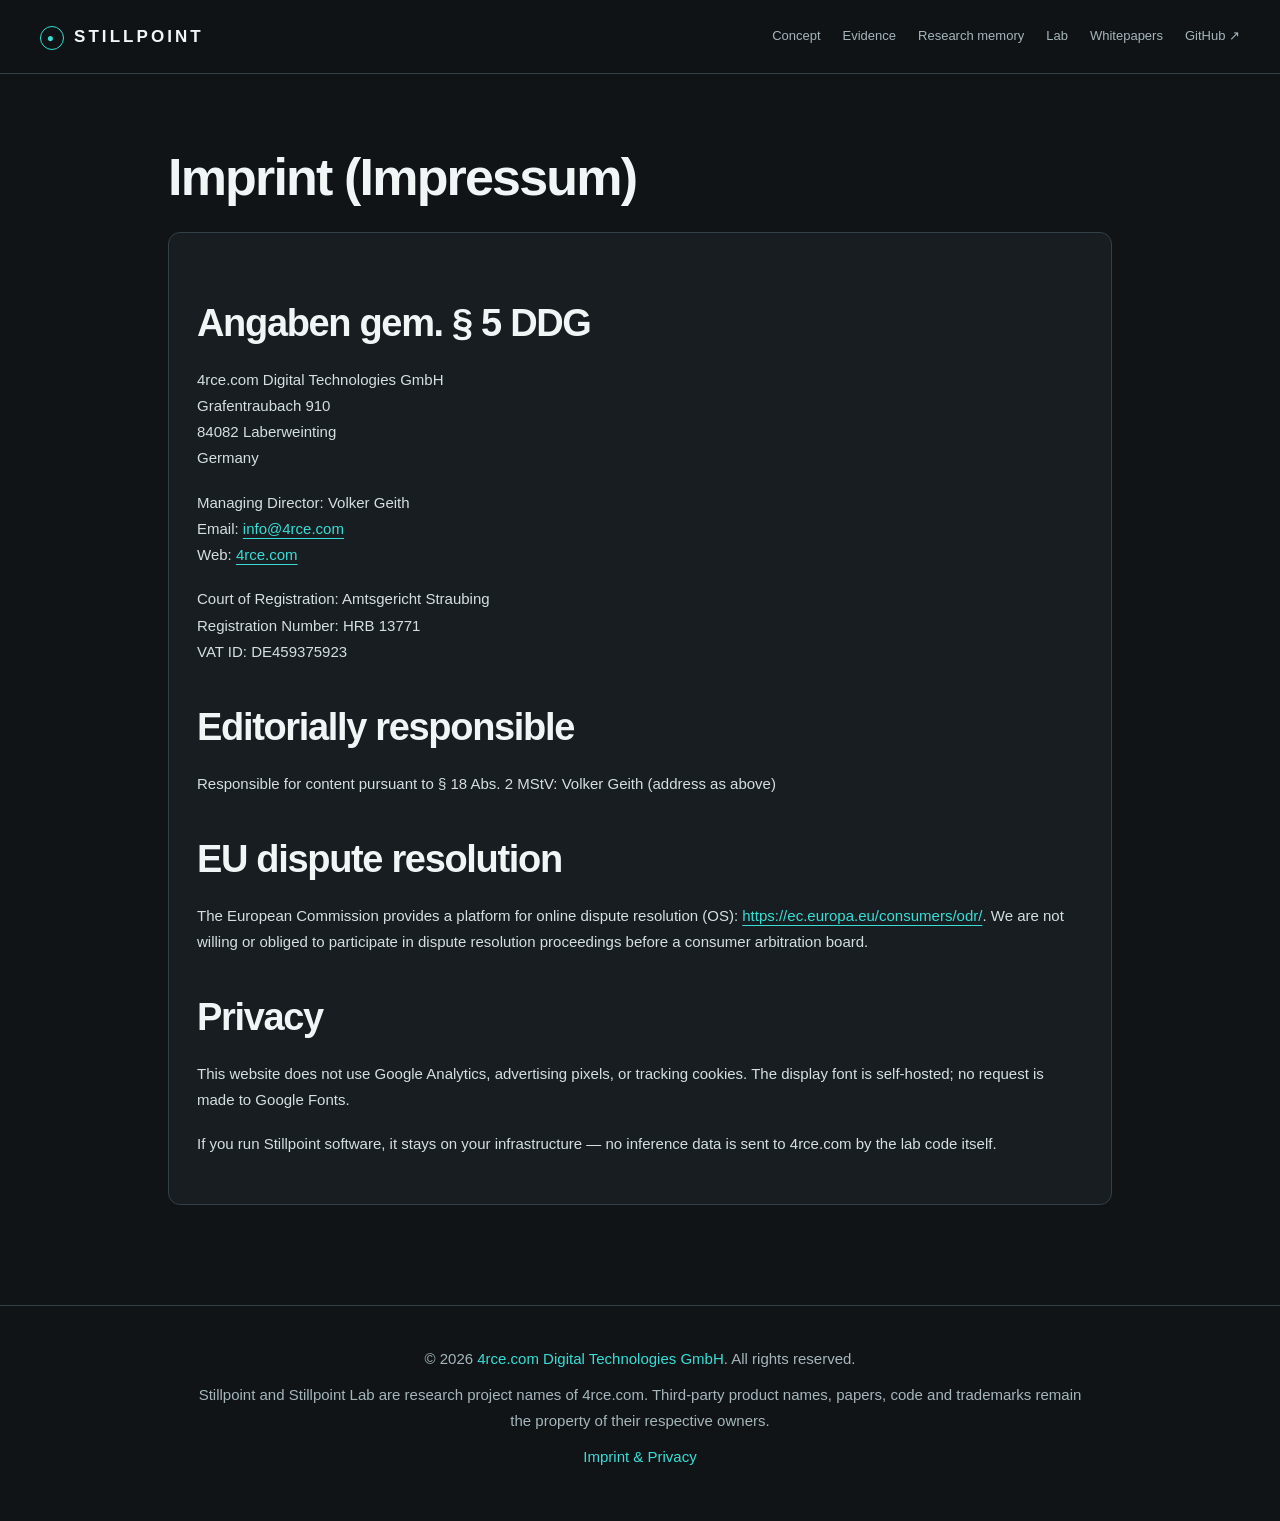
<file: imprint.html>
<!DOCTYPE html>
<html lang="en">
<head>
    <meta charset="UTF-8">
    <meta name="viewport" content="width=device-width, initial-scale=1.0">
    <title>Imprint — Stillpoint</title>
    <meta name="robots" content="noindex, follow">
    <link rel="canonical" href="https://stillpointlab.dev/imprint.html">
    <link rel="icon" type="image/svg+xml" href="data:image/svg+xml,<svg xmlns=%22http://www.w3.org/2000/svg%22 viewBox=%220 0 100 100%22><circle cx=%2250%22 cy=%2250%22 r=%2230%22 fill=%22none%22 stroke=%22%2300fff7%22 stroke-width=%226%22/><circle cx=%2250%22 cy=%2250%22 r=%228%22 fill=%22%2339ff14%22/></svg>">
    <style>
        @font-face {
            font-family: 'Press Start 2P';
            src: url('fonts/PressStart2P-Regular.ttf') format('truetype');
            font-display: swap;
        }
        *, *::before, *::after { margin: 0; padding: 0; box-sizing: border-box; }
        :root {
            --neon-green: #39ff14; --neon-cyan: #00fff7; --neon-magenta: #ff00ff;
            --dark: #0a0a0f; --dark-card: #101018; --border: #1a1a2e;
            --text: #c0c0d0; --text-dim: #707085;
            --pixel: 'Press Start 2P', ui-monospace, Menlo, Consolas, monospace;
        }
        body {
            font-family: -apple-system, BlinkMacSystemFont, 'Segoe UI', system-ui, sans-serif;
            background: var(--dark); color: var(--text); line-height: 1.7;
        }
        nav {
            padding: 16px 24px; border-bottom: 1px solid var(--border);
            display: flex; align-items: center; justify-content: space-between;
        }
        nav .logo {
            font-family: var(--pixel); font-size: 12px; color: var(--neon-cyan);
            text-shadow: 0 0 10px var(--neon-cyan); text-decoration: none;
        }
        nav a { color: var(--text); text-decoration: none; font-size: 14px; }
        nav a.back:hover { color: var(--neon-green); }
        main { max-width: 720px; margin: 0 auto; padding: 60px 24px 80px; }
        h1 {
            font-size: 22px; letter-spacing: 0.08em; text-transform: uppercase;
            color: var(--neon-magenta); margin-bottom: 36px;
        }
        h2 {
            font-size: 12px; letter-spacing: 0.1em; text-transform: uppercase;
            color: var(--neon-cyan); margin: 32px 0 12px;
        }
        p { font-size: 15px; margin-bottom: 12px; }
        a { color: var(--neon-cyan); }
        .card {
            background: var(--dark-card); border: 1px solid var(--border);
            border-radius: 12px; padding: 28px;
        }
        footer {
            border-top: 1px solid var(--border); padding: 32px 24px;
            text-align: center; font-size: 13px; color: var(--text-dim);
        }
        footer a { color: var(--neon-cyan); text-decoration: none; }
    </style>
    <link rel="stylesheet" href="site.css">
    <script src="site.js" defer></script>
</head>
<body>
    <a class="skip-link" href="#main">Skip to content</a>
    <nav class="site-nav" aria-label="Main navigation">
        <a class="logo" href="index.html" aria-label="Stillpoint home"><span class="logo-symbol" aria-hidden="true">●</span>STILLPOINT</a>
        <button class="nav-toggle" type="button" aria-expanded="false" aria-controls="site-links" hidden>Menu</button>
        <div class="links" id="site-links"><a href="index.html#concept">Concept</a><a href="index.html#why">Evidence</a><a href="index.html#research-memory">Research memory</a><a href="index.html#lab">Lab</a><a href="whitepapers.html">Whitepapers</a><a href="https://github.com/dl4rce/lmcache-hybrid-gdn-restore-fix">GitHub ↗</a></div>
    </nav>
    <main id="main" tabindex="-1">
        <h1>Imprint (Impressum)</h1>
        <div class="card">
            <h2>Angaben gem. § 5 DDG</h2>
            <p>
                4rce.com Digital Technologies GmbH<br>
                Grafentraubach 910<br>
                84082 Laberweinting<br>
                Germany
            </p>
            <p>
                Managing Director: Volker Geith<br>
                Email: <a href="mailto:info@4rce.com">info@4rce.com</a><br>
                Web: <a href="https://4rce.com">4rce.com</a>
            </p>
            <p>
                Court of Registration: Amtsgericht Straubing<br>
                Registration Number: HRB 13771<br>
                VAT ID: DE459375923
            </p>
            <h2>Editorially responsible</h2>
            <p>Responsible for content pursuant to § 18 Abs. 2 MStV: Volker Geith (address as above)</p>
            <h2>EU dispute resolution</h2>
            <p>
                The European Commission provides a platform for online dispute resolution (OS):
                <a href="https://ec.europa.eu/consumers/odr/" rel="noopener noreferrer">https://ec.europa.eu/consumers/odr/</a>.
                We are not willing or obliged to participate in dispute resolution proceedings
                before a consumer arbitration board.
            </p>
            <h2>Privacy</h2>
            <p>
                This website does not use Google Analytics, advertising pixels, or tracking cookies.
                The display font is self-hosted; no request is made to Google Fonts.
            </p>
            <p>
                If you run Stillpoint software, it stays on your infrastructure — no inference
                data is sent to 4rce.com by the lab code itself.
            </p>
        </div>
    </main>
    <footer>
        <p>© 2026 <a href="https://4rce.com">4rce.com Digital Technologies GmbH</a>. All rights reserved.</p>
        <p>Stillpoint and Stillpoint Lab are research project names of 4rce.com. Third-party product names, papers, code and trademarks remain the property of their respective owners.</p>
        <p><a href="imprint.html">Imprint &amp; Privacy</a></p>
    </footer>
</body>
</html>
</file>
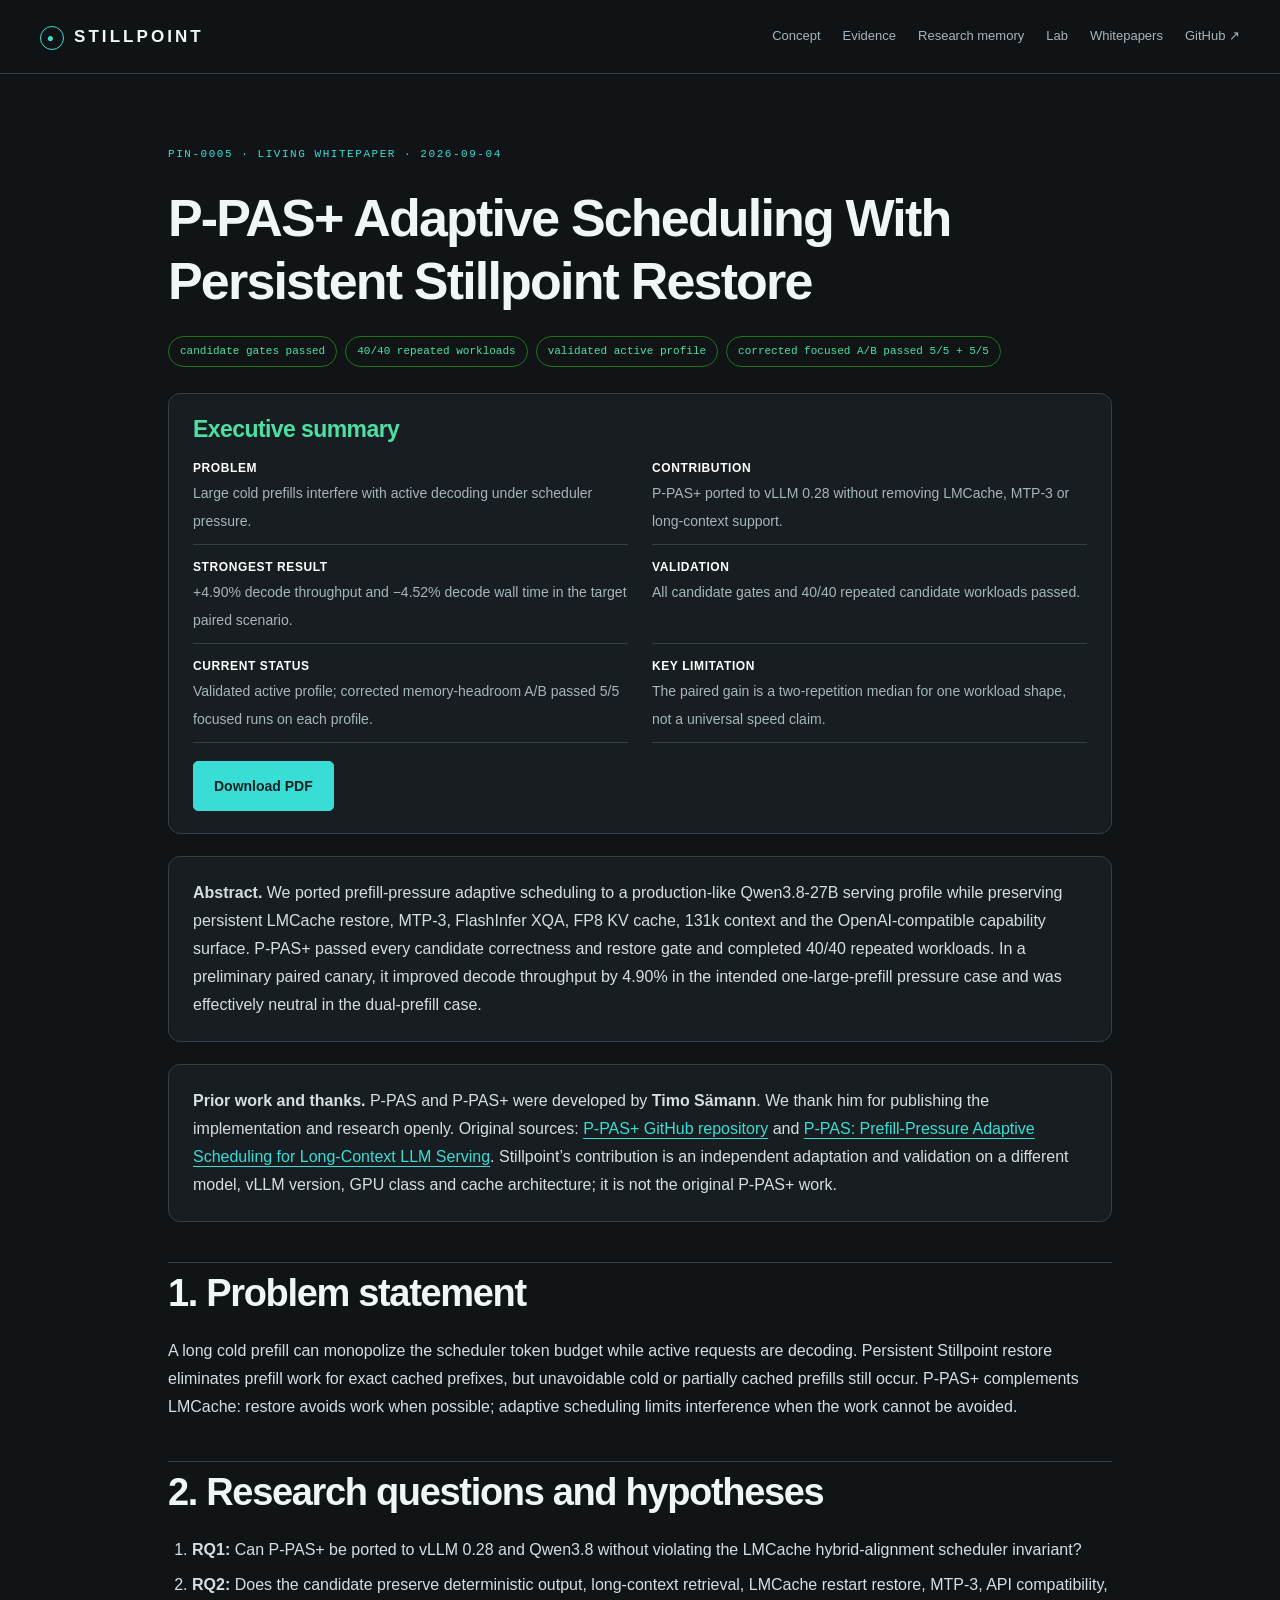
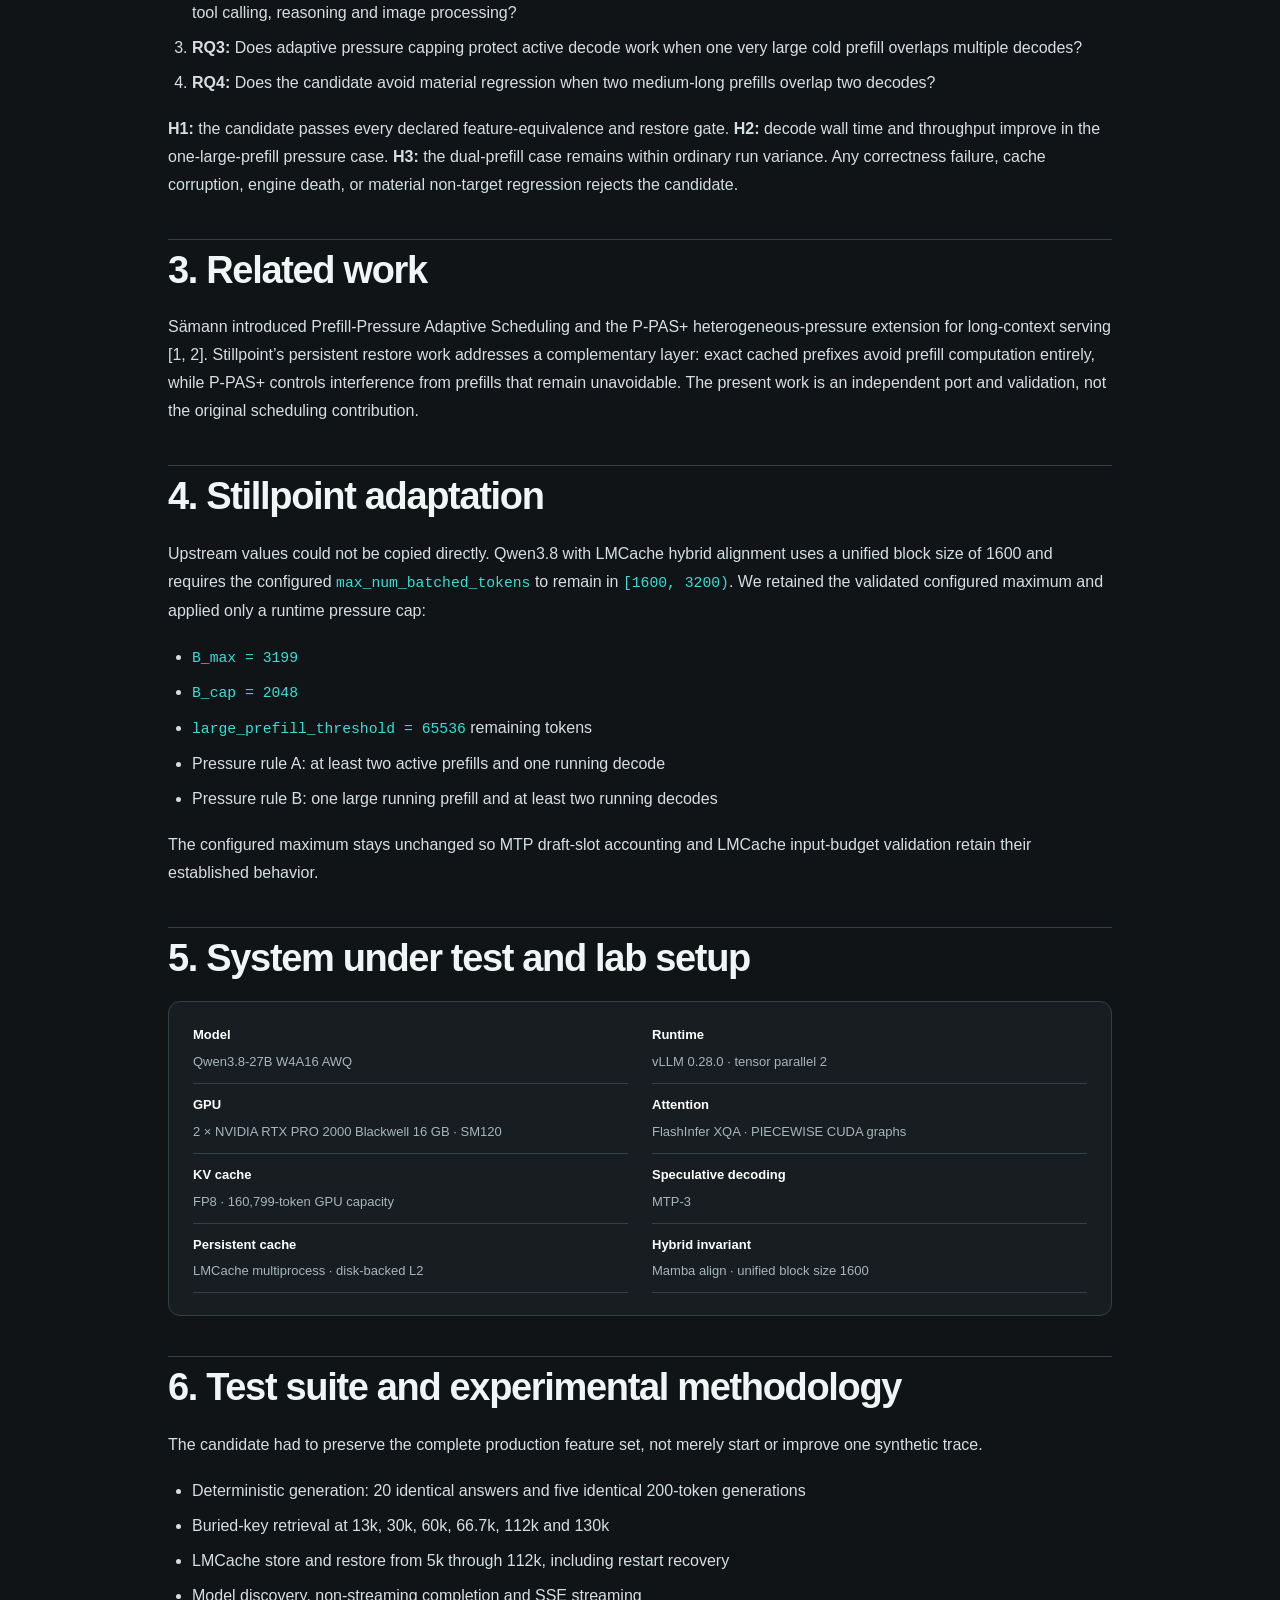
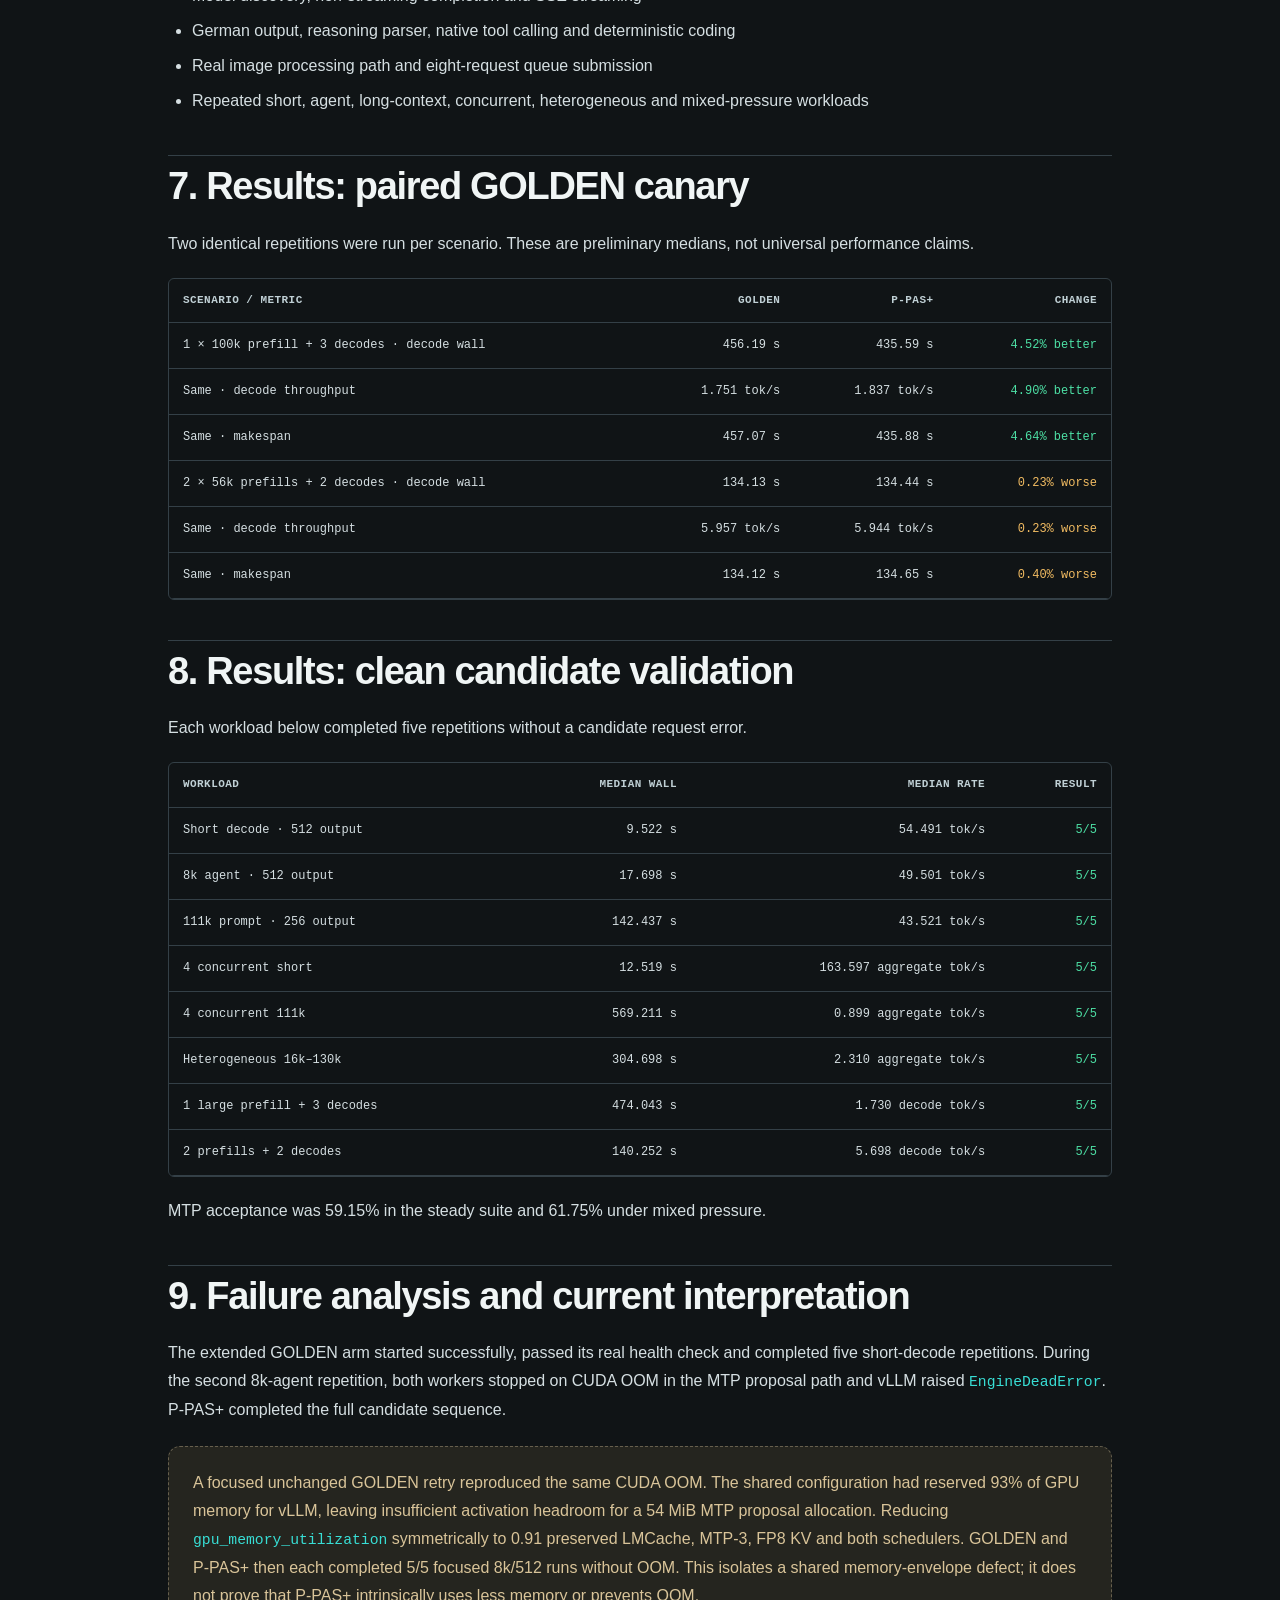
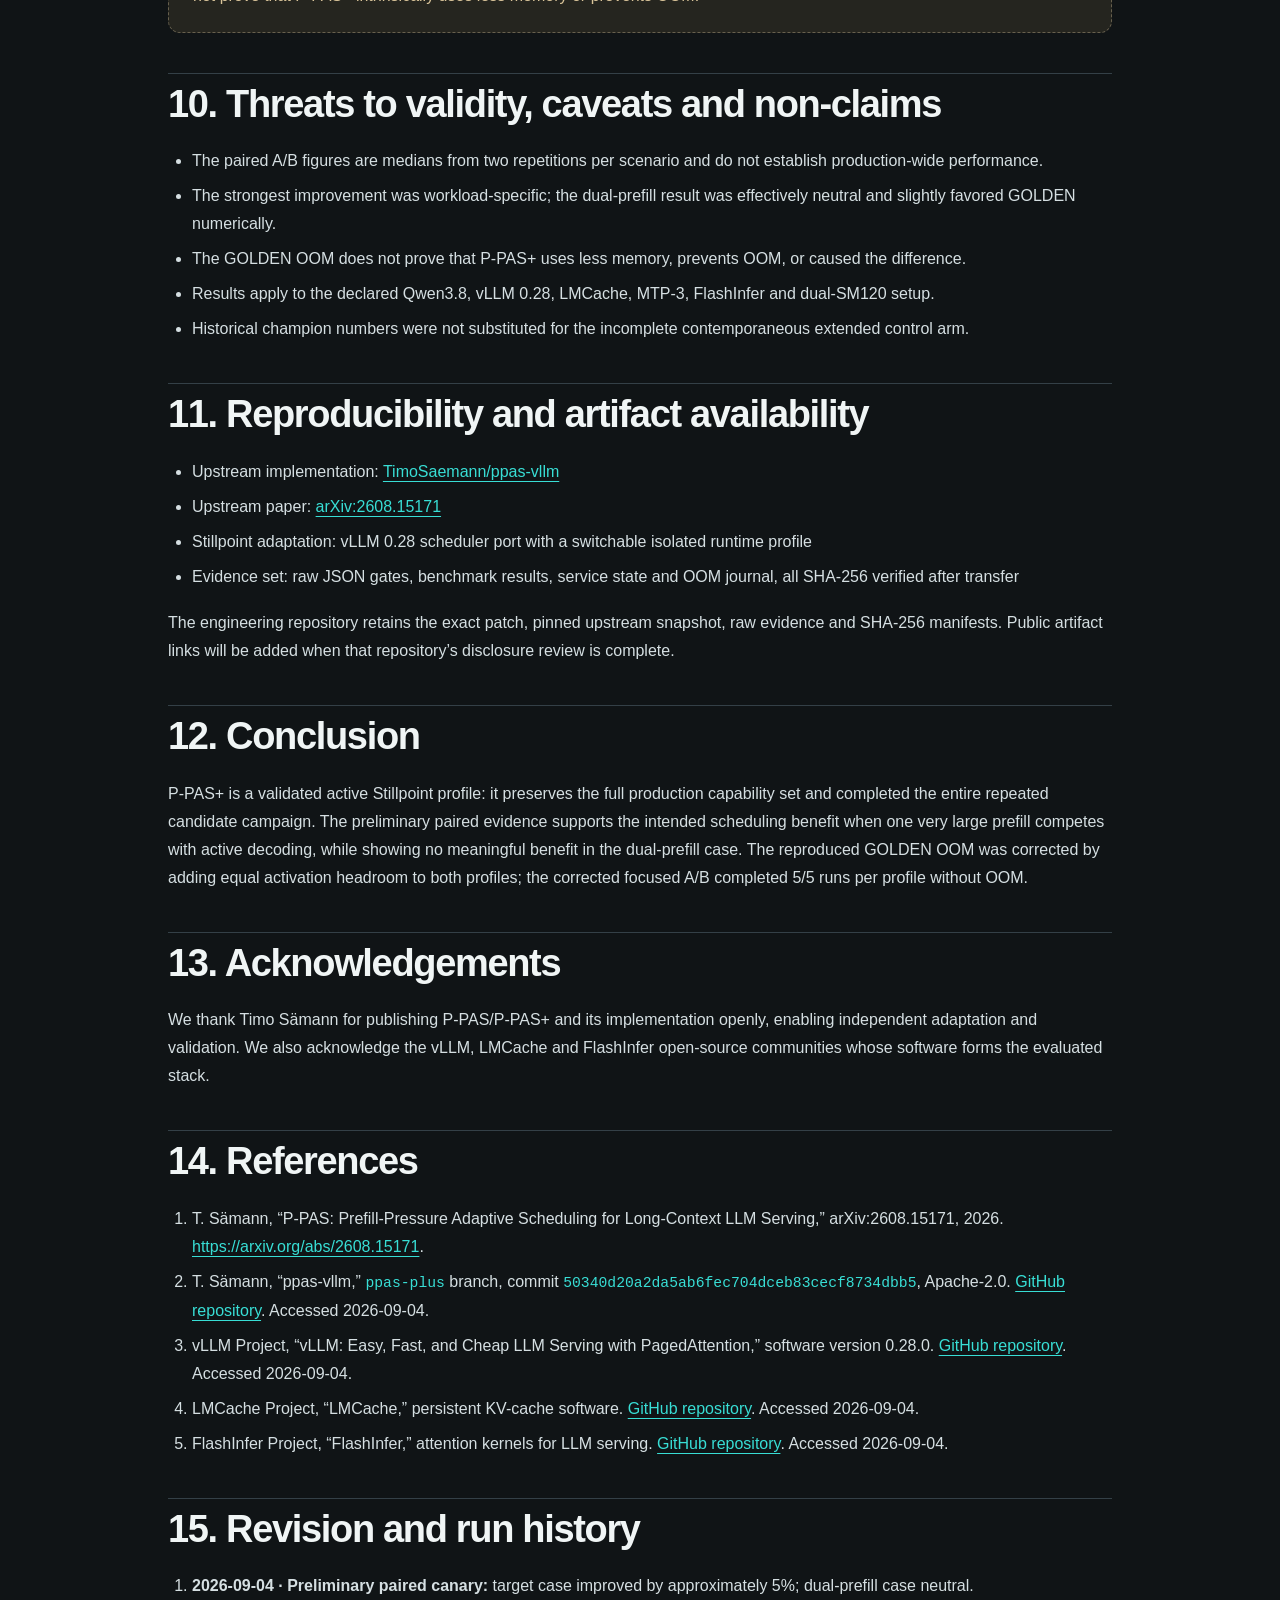
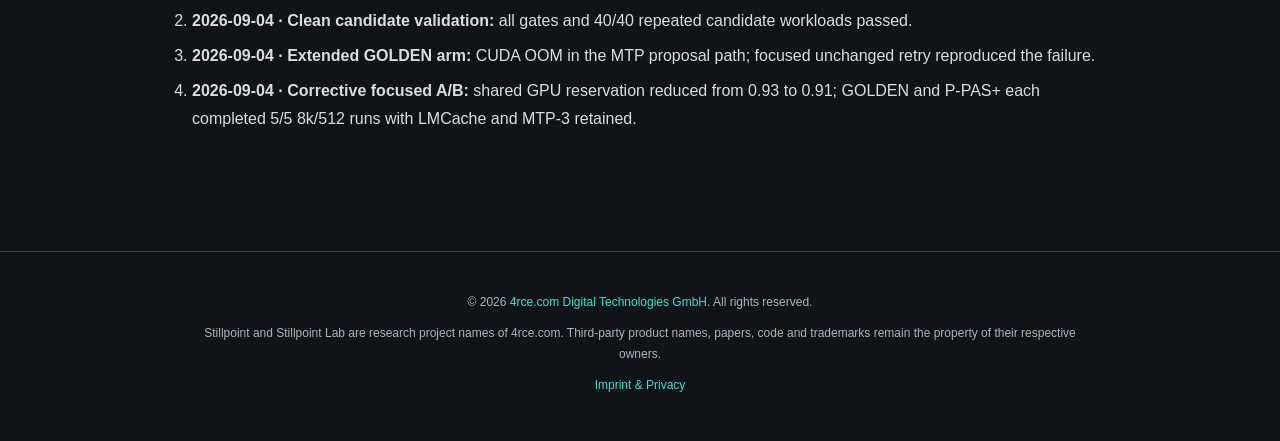
<file: pin-0005-ppas-plus.html>
<!DOCTYPE html>
<html lang="en">
<head>
    <meta charset="UTF-8">
    <meta name="viewport" content="width=device-width, initial-scale=1.0">
    <title>PIN-0005 — P-PAS+ Adaptive Scheduling | Stillpoint</title>
    <meta name="description" content="Scientific validation of P-PAS+ adaptive scheduling on Qwen3.8 with vLLM 0.28, LMCache, MTP-3 and long-context inference: methods, test suite, results and caveats.">
    <meta name="keywords" content="P-PAS+, P-PAS vLLM, prefill-pressure adaptive scheduling, long-context inference, vLLM scheduler, LMCache, Qwen3.8, MTP speculative decoding, prefill decode interference, LLM serving benchmark">
    <meta name="author" content="4rce.com Digital Technologies GmbH">
    <meta name="robots" content="index, follow, max-snippet:-1">
    <link rel="canonical" href="https://stillpointlab.dev/pin-0005-ppas-plus.html">
    <link rel="alternate" type="application/pdf" href="https://stillpointlab.dev/pdf/pin-0005-ppas-plus.pdf" title="PIN-0005 PDF">
    <meta property="og:type" content="article">
    <meta property="og:url" content="https://stillpointlab.dev/pin-0005-ppas-plus.html">
    <meta property="og:title" content="P-PAS+ Adaptive Scheduling With Persistent Stillpoint Restore">
    <meta property="og:description" content="All candidate gates and 40/40 repeated workloads passed; paired target-case decode throughput improved by 4.90%. Full setup, methods, caveats and references.">
    <meta property="article:published_time" content="2026-09-04">
    <meta property="article:modified_time" content="2026-09-04">
    <meta name="twitter:card" content="summary">
    <meta name="twitter:title" content="PIN-0005: P-PAS+ on Qwen3.8, vLLM and LMCache">
    <meta name="twitter:description" content="Scientific test setup, equivalence gates, repeated results, caveats and reproducibility for a production-like P-PAS+ adaptation.">
    <script type="application/ld+json">
    {
      "@context": "https://schema.org",
      "@type": "ScholarlyArticle",
      "headline": "P-PAS+ Adaptive Scheduling With Persistent Stillpoint Restore",
      "description": "Independent adaptation and validation of P-PAS+ on Qwen3.8 with vLLM 0.28, LMCache, MTP-3 and long-context inference.",
      "datePublished": "2026-09-04",
      "dateModified": "2026-09-04",
      "author": {"@type": "Organization", "name": "4rce.com Digital Technologies GmbH", "url": "https://4rce.com"},
      "publisher": {"@type": "Organization", "name": "4rce.com Digital Technologies GmbH", "url": "https://4rce.com"},
      "mainEntityOfPage": "https://stillpointlab.dev/pin-0005-ppas-plus.html",
      "url": "https://stillpointlab.dev/pin-0005-ppas-plus.html",
      "encoding": {"@type": "MediaObject", "contentUrl": "https://stillpointlab.dev/pdf/pin-0005-ppas-plus.pdf", "encodingFormat": "application/pdf"},
      "keywords": ["P-PAS+", "vLLM scheduler", "long-context inference", "LMCache", "Qwen3.8", "MTP speculative decoding", "prefill decode interference"],
      "citation": [
        {"@type": "ScholarlyArticle", "name": "P-PAS: Prefill-Pressure Adaptive Scheduling for Long-Context LLM Serving", "url": "https://arxiv.org/abs/2608.15171", "author": {"@type": "Person", "name": "Timo Sämann"}},
        {"@type": "SoftwareSourceCode", "name": "ppas-vllm", "codeRepository": "https://github.com/TimoSaemann/ppas-vllm/tree/ppas-plus", "license": "https://www.apache.org/licenses/LICENSE-2.0"}
      ],
      "copyrightHolder": {"@type": "Organization", "name": "4rce.com Digital Technologies GmbH"},
      "copyrightYear": 2026
    }
    </script>
    <link rel="icon" type="image/svg+xml" href="data:image/svg+xml,<svg xmlns=%22http://www.w3.org/2000/svg%22 viewBox=%220 0 100 100%22><circle cx=%2250%22 cy=%2250%22 r=%2230%22 fill=%22none%22 stroke=%22%2300fff7%22 stroke-width=%226%22/><circle cx=%2250%22 cy=%2250%22 r=%228%22 fill=%22%2339ff14%22/></svg>">
    <style>
        @font-face { font-family:'Press Start 2P'; src:url('fonts/PressStart2P-Regular.ttf') format('truetype'); font-display:swap; }
        *, *::before, *::after { margin:0; padding:0; box-sizing:border-box; }
        :root { --green:#39ff14; --cyan:#00fff7; --magenta:#ff00ff; --yellow:#ffe600; --orange:#ff6600; --dark:#0a0a0f; --card:#101018; --border:#1a1a2e; --text:#c0c0d0; --dim:#707085; --pixel:'Press Start 2P',ui-monospace,Menlo,monospace; --mono:ui-monospace,'SF Mono',Menlo,monospace; }
        body { font-family:-apple-system,BlinkMacSystemFont,'Segoe UI',system-ui,sans-serif; background:var(--dark); color:var(--text); line-height:1.75; }
        nav { padding:16px 24px; border-bottom:1px solid var(--border); display:flex; align-items:center; justify-content:space-between; }
        nav .logo { font-family:var(--pixel); font-size:12px; color:var(--cyan); text-decoration:none; }
        nav a { color:var(--text); text-decoration:none; font-size:14px; }
        main { max-width:900px; margin:0 auto; padding:60px 24px 90px; }
        .eyebrow { color:var(--cyan); font-family:var(--mono); font-size:12px; letter-spacing:.08em; margin-bottom:10px; }
        h1 { color:var(--magenta); font-size:clamp(24px,4vw,38px); line-height:1.25; margin-bottom:14px; }
        h2 { color:#fff; font-size:21px; margin:40px 0 12px; padding-top:8px; border-top:1px solid var(--border); }
        h3 { color:var(--cyan); font-size:16px; margin:24px 0 8px; }
        p { margin-bottom:15px; }
        a { color:var(--cyan); }
        code { font-family:var(--mono); color:var(--cyan); font-size:.92em; }
        ul, ol { padding-left:24px; margin:10px 0 18px; }
        li { margin:7px 0; }
        .status { display:flex; flex-wrap:wrap; gap:8px; margin:20px 0 26px; }
        .pill { border:1px solid var(--border); border-radius:999px; padding:5px 11px; font-family:var(--mono); font-size:11px; }
        .green { color:var(--green); border-color:rgba(57,255,20,.4); }
        .yellow { color:var(--yellow); border-color:rgba(255,230,0,.4); }
        .abstract, .credit, .note, .executive { background:var(--card); border:1px solid var(--border); border-radius:12px; padding:22px 24px; margin:22px 0; }
        .executive { border-color:rgba(57,255,20,.35); }
        .executive h2 { border:0; padding:0; margin:0 0 14px; color:var(--green); }
        .executive-grid { display:grid; grid-template-columns:repeat(2,minmax(0,1fr)); gap:12px 24px; }
        .executive-grid div { border-bottom:1px solid var(--border); padding-bottom:9px; }
        .executive-grid strong { display:block; color:#fff; font-size:12px; text-transform:uppercase; letter-spacing:.05em; }
        .executive-grid span { color:var(--dim); font-size:14px; }
        .download { display:inline-block; margin-top:18px; padding:10px 16px; border:1px solid var(--cyan); border-radius:4px; color:var(--cyan); text-decoration:none; font-weight:700; }
        .credit { border-color:rgba(0,255,247,.25); }
        .note { border-style:dashed; color:var(--yellow); border-color:rgba(255,230,0,.35); }
        table { width:100%; border-collapse:collapse; margin:16px 0 22px; font-family:var(--mono); font-size:12px; }
        th, td { padding:9px 8px; border-bottom:1px solid var(--border); text-align:right; vertical-align:top; }
        th:first-child, td:first-child { text-align:left; }
        th { color:var(--dim); text-transform:uppercase; font-size:10px; letter-spacing:.04em; }
        .good { color:var(--green); }
        .neutral { color:var(--yellow); }
        .setup { display:grid; grid-template-columns:repeat(2,minmax(0,1fr)); gap:10px 24px; background:var(--card); border:1px solid var(--border); border-radius:12px; padding:22px 24px; }
        .setup div { border-bottom:1px solid var(--border); padding-bottom:8px; }
        .setup strong { display:block; color:#fff; font-size:13px; }
        .setup span { color:var(--dim); font-size:13px; }
        footer { border-top:1px solid var(--border); padding:30px 24px; text-align:center; color:var(--dim); font-size:13px; }
        footer a { text-decoration:none; }
        @media (max-width:700px) { .setup, .executive-grid { grid-template-columns:1fr; } table { font-size:10px; } th,td { padding:6px 4px; } }
    </style>
    <link rel="stylesheet" href="site.css">
    <script src="site.js" defer></script>
</head>
<body>
    <a class="skip-link" href="#main">Skip to content</a>
    <nav class="site-nav" aria-label="Main navigation">
        <a class="logo" href="index.html" aria-label="Stillpoint home"><span class="logo-symbol" aria-hidden="true">●</span>STILLPOINT</a>
        <button class="nav-toggle" type="button" aria-expanded="false" aria-controls="site-links" hidden>Menu</button>
        <div class="links" id="site-links"><a href="index.html#concept">Concept</a><a href="index.html#why">Evidence</a><a href="index.html#research-memory">Research memory</a><a href="index.html#lab">Lab</a><a href="whitepapers.html">Whitepapers</a><a href="https://github.com/dl4rce/lmcache-hybrid-gdn-restore-fix">GitHub ↗</a></div>
    </nav>
    <main id="main" tabindex="-1">
        <div class="eyebrow">PIN-0005 · LIVING WHITEPAPER · 2026-09-04</div>
        <h1>P-PAS+ Adaptive Scheduling With Persistent Stillpoint Restore</h1>
        <div class="status">
            <span class="pill green">candidate gates passed</span>
            <span class="pill green">40/40 repeated workloads</span>
            <span class="pill green">validated active profile</span>
            <span class="pill green">corrected focused A/B passed 5/5 + 5/5</span>
        </div>

        <section class="executive" aria-labelledby="executive-summary">
            <h2 id="executive-summary">Executive summary</h2>
            <div class="executive-grid">
                <div><strong>Problem</strong><span>Large cold prefills interfere with active decoding under scheduler pressure.</span></div>
                <div><strong>Contribution</strong><span>P-PAS+ ported to vLLM 0.28 without removing LMCache, MTP-3 or long-context support.</span></div>
                <div><strong>Strongest result</strong><span>+4.90% decode throughput and −4.52% decode wall time in the target paired scenario.</span></div>
                <div><strong>Validation</strong><span>All candidate gates and 40/40 repeated candidate workloads passed.</span></div>
                <div><strong>Current status</strong><span>Validated active profile; corrected memory-headroom A/B passed 5/5 focused runs on each profile.</span></div>
                <div><strong>Key limitation</strong><span>The paired gain is a two-repetition median for one workload shape, not a universal speed claim.</span></div>
            </div>
            <a class="download" href="pdf/pin-0005-ppas-plus.pdf" type="application/pdf">Download PDF</a>
        </section>

        <section class="abstract">
            <strong>Abstract.</strong> We ported prefill-pressure adaptive scheduling to a production-like
            Qwen3.8-27B serving profile while preserving persistent LMCache restore, MTP-3, FlashInfer
            XQA, FP8 KV cache, 131k context and the OpenAI-compatible capability surface. P-PAS+ passed
            every candidate correctness and restore gate and completed 40/40 repeated workloads. In a
            preliminary paired canary, it improved decode throughput by 4.90% in the intended
            one-large-prefill pressure case and was effectively neutral in the dual-prefill case.
        </section>

        <section class="credit">
            <strong>Prior work and thanks.</strong> P-PAS and P-PAS+ were developed by
            <strong>Timo Sämann</strong>. We thank him for publishing the implementation and research
            openly. Original sources:
            <a href="https://github.com/TimoSaemann/ppas-vllm/tree/ppas-plus">P-PAS+ GitHub repository</a>
            and <a href="https://arxiv.org/abs/2608.15171">P-PAS: Prefill-Pressure Adaptive Scheduling for Long-Context LLM Serving</a>.
            Stillpoint’s contribution is an independent adaptation and validation on a different model,
            vLLM version, GPU class and cache architecture; it is not the original P-PAS+ work.
        </section>

        <h2>1. Problem statement</h2>
        <p>
            A long cold prefill can monopolize the scheduler token budget while active requests are
            decoding. Persistent Stillpoint restore eliminates prefill work for exact cached prefixes,
            but unavoidable cold or partially cached prefills still occur. P-PAS+ complements LMCache:
            restore avoids work when possible; adaptive scheduling limits interference when the work
            cannot be avoided.
        </p>

        <h2>2. Research questions and hypotheses</h2>
        <ol>
            <li><strong>RQ1:</strong> Can P-PAS+ be ported to vLLM 0.28 and Qwen3.8 without violating the LMCache hybrid-alignment scheduler invariant?</li>
            <li><strong>RQ2:</strong> Does the candidate preserve deterministic output, long-context retrieval, LMCache restart restore, MTP-3, API compatibility, tool calling, reasoning and image processing?</li>
            <li><strong>RQ3:</strong> Does adaptive pressure capping protect active decode work when one very large cold prefill overlaps multiple decodes?</li>
            <li><strong>RQ4:</strong> Does the candidate avoid material regression when two medium-long prefills overlap two decodes?</li>
        </ol>
        <p><strong>H1:</strong> the candidate passes every declared feature-equivalence and restore gate. <strong>H2:</strong> decode wall time and throughput improve in the one-large-prefill pressure case. <strong>H3:</strong> the dual-prefill case remains within ordinary run variance. Any correctness failure, cache corruption, engine death, or material non-target regression rejects the candidate.</p>

        <h2>3. Related work</h2>
        <p>
            Sämann introduced Prefill-Pressure Adaptive Scheduling and the P-PAS+ heterogeneous-pressure extension for long-context serving [1, 2]. Stillpoint’s persistent restore work addresses a complementary layer: exact cached prefixes avoid prefill computation entirely, while P-PAS+ controls interference from prefills that remain unavoidable. The present work is an independent port and validation, not the original scheduling contribution.
        </p>

        <h2>4. Stillpoint adaptation</h2>
        <p>
            Upstream values could not be copied directly. Qwen3.8 with LMCache hybrid alignment uses a
            unified block size of 1600 and requires the configured <code>max_num_batched_tokens</code>
            to remain in <code>[1600, 3200)</code>. We retained the validated configured maximum and
            applied only a runtime pressure cap:
        </p>
        <ul>
            <li><code>B_max = 3199</code></li>
            <li><code>B_cap = 2048</code></li>
            <li><code>large_prefill_threshold = 65536</code> remaining tokens</li>
            <li>Pressure rule A: at least two active prefills and one running decode</li>
            <li>Pressure rule B: one large running prefill and at least two running decodes</li>
        </ul>
        <p>The configured maximum stays unchanged so MTP draft-slot accounting and LMCache input-budget validation retain their established behavior.</p>

        <h2>5. System under test and lab setup</h2>
        <div class="setup">
            <div><strong>Model</strong><span>Qwen3.8-27B W4A16 AWQ</span></div>
            <div><strong>Runtime</strong><span>vLLM 0.28.0 · tensor parallel 2</span></div>
            <div><strong>GPU</strong><span>2 × NVIDIA RTX PRO 2000 Blackwell 16 GB · SM120</span></div>
            <div><strong>Attention</strong><span>FlashInfer XQA · PIECEWISE CUDA graphs</span></div>
            <div><strong>KV cache</strong><span>FP8 · 160,799-token GPU capacity</span></div>
            <div><strong>Speculative decoding</strong><span>MTP-3</span></div>
            <div><strong>Persistent cache</strong><span>LMCache multiprocess · disk-backed L2</span></div>
            <div><strong>Hybrid invariant</strong><span>Mamba align · unified block size 1600</span></div>
        </div>

        <h2>6. Test suite and experimental methodology</h2>
        <p>The candidate had to preserve the complete production feature set, not merely start or improve one synthetic trace.</p>
        <ul>
            <li>Deterministic generation: 20 identical answers and five identical 200-token generations</li>
            <li>Buried-key retrieval at 13k, 30k, 60k, 66.7k, 112k and 130k</li>
            <li>LMCache store and restore from 5k through 112k, including restart recovery</li>
            <li>Model discovery, non-streaming completion and SSE streaming</li>
            <li>German output, reasoning parser, native tool calling and deterministic coding</li>
            <li>Real image processing path and eight-request queue submission</li>
            <li>Repeated short, agent, long-context, concurrent, heterogeneous and mixed-pressure workloads</li>
        </ul>

        <h2>7. Results: paired GOLDEN canary</h2>
        <p>Two identical repetitions were run per scenario. These are preliminary medians, not universal performance claims.</p>
        <div class="table-scroll" role="region" aria-label="P-PAS+ measured results; scroll horizontally for all columns" tabindex="0">
        <table>
            <thead><tr><th>Scenario / metric</th><th>GOLDEN</th><th>P-PAS+</th><th>Change</th></tr></thead>
            <tbody>
                <tr><td>1 × 100k prefill + 3 decodes · decode wall</td><td>456.19 s</td><td>435.59 s</td><td class="good">4.52% better</td></tr>
                <tr><td>Same · decode throughput</td><td>1.751 tok/s</td><td>1.837 tok/s</td><td class="good">4.90% better</td></tr>
                <tr><td>Same · makespan</td><td>457.07 s</td><td>435.88 s</td><td class="good">4.64% better</td></tr>
                <tr><td>2 × 56k prefills + 2 decodes · decode wall</td><td>134.13 s</td><td>134.44 s</td><td class="neutral">0.23% worse</td></tr>
                <tr><td>Same · decode throughput</td><td>5.957 tok/s</td><td>5.944 tok/s</td><td class="neutral">0.23% worse</td></tr>
                <tr><td>Same · makespan</td><td>134.12 s</td><td>134.65 s</td><td class="neutral">0.40% worse</td></tr>
            </tbody>
        </table>
        </div>

        <h2>8. Results: clean candidate validation</h2>
        <p>Each workload below completed five repetitions without a candidate request error.</p>
        <div class="table-scroll" role="region" aria-label="P-PAS+ measured results; scroll horizontally for all columns" tabindex="0">
        <table>
            <thead><tr><th>Workload</th><th>Median wall</th><th>Median rate</th><th>Result</th></tr></thead>
            <tbody>
                <tr><td>Short decode · 512 output</td><td>9.522 s</td><td>54.491 tok/s</td><td class="good">5/5</td></tr>
                <tr><td>8k agent · 512 output</td><td>17.698 s</td><td>49.501 tok/s</td><td class="good">5/5</td></tr>
                <tr><td>111k prompt · 256 output</td><td>142.437 s</td><td>43.521 tok/s</td><td class="good">5/5</td></tr>
                <tr><td>4 concurrent short</td><td>12.519 s</td><td>163.597 aggregate tok/s</td><td class="good">5/5</td></tr>
                <tr><td>4 concurrent 111k</td><td>569.211 s</td><td>0.899 aggregate tok/s</td><td class="good">5/5</td></tr>
                <tr><td>Heterogeneous 16k–130k</td><td>304.698 s</td><td>2.310 aggregate tok/s</td><td class="good">5/5</td></tr>
                <tr><td>1 large prefill + 3 decodes</td><td>474.043 s</td><td>1.730 decode tok/s</td><td class="good">5/5</td></tr>
                <tr><td>2 prefills + 2 decodes</td><td>140.252 s</td><td>5.698 decode tok/s</td><td class="good">5/5</td></tr>
            </tbody>
        </table>
        </div>
        <p>MTP acceptance was 59.15% in the steady suite and 61.75% under mixed pressure.</p>

        <h2>9. Failure analysis and current interpretation</h2>
        <p>
            The extended GOLDEN arm started successfully, passed its real health check and completed
            five short-decode repetitions. During the second 8k-agent repetition, both workers stopped
            on CUDA OOM in the MTP proposal path and vLLM raised <code>EngineDeadError</code>. P-PAS+
            completed the full candidate sequence.
        </p>
        <div class="note">
            A focused unchanged GOLDEN retry reproduced the same CUDA OOM. The shared configuration had
            reserved 93% of GPU memory for vLLM, leaving insufficient activation headroom for a 54 MiB MTP
            proposal allocation. Reducing <code>gpu_memory_utilization</code> symmetrically to 0.91 preserved
            LMCache, MTP-3, FP8 KV and both schedulers. GOLDEN and P-PAS+ then each completed 5/5 focused
            8k/512 runs without OOM. This isolates a shared memory-envelope defect; it does not prove that
            P-PAS+ intrinsically uses less memory or prevents OOM.
        </div>

        <h2>10. Threats to validity, caveats and non-claims</h2>
        <ul>
            <li>The paired A/B figures are medians from two repetitions per scenario and do not establish production-wide performance.</li>
            <li>The strongest improvement was workload-specific; the dual-prefill result was effectively neutral and slightly favored GOLDEN numerically.</li>
            <li>The GOLDEN OOM does not prove that P-PAS+ uses less memory, prevents OOM, or caused the difference.</li>
            <li>Results apply to the declared Qwen3.8, vLLM 0.28, LMCache, MTP-3, FlashInfer and dual-SM120 setup.</li>
            <li>Historical champion numbers were not substituted for the incomplete contemporaneous extended control arm.</li>
        </ul>

        <h2>11. Reproducibility and artifact availability</h2>
        <ul>
            <li>Upstream implementation: <a href="https://github.com/TimoSaemann/ppas-vllm/tree/ppas-plus">TimoSaemann/ppas-vllm</a></li>
            <li>Upstream paper: <a href="https://arxiv.org/abs/2608.15171">arXiv:2608.15171</a></li>
            <li>Stillpoint adaptation: vLLM 0.28 scheduler port with a switchable isolated runtime profile</li>
            <li>Evidence set: raw JSON gates, benchmark results, service state and OOM journal, all SHA-256 verified after transfer</li>
        </ul>
        <p>The engineering repository retains the exact patch, pinned upstream snapshot, raw evidence and SHA-256 manifests. Public artifact links will be added when that repository’s disclosure review is complete.</p>

        <h2>12. Conclusion</h2>
        <p>
            P-PAS+ is a validated active Stillpoint profile: it preserves the full production capability set and completed the entire repeated candidate campaign. The preliminary paired evidence supports the intended scheduling benefit when one very large prefill competes with active decoding, while showing no meaningful benefit in the dual-prefill case. The reproduced GOLDEN OOM was corrected by adding equal activation headroom to both profiles; the corrected focused A/B completed 5/5 runs per profile without OOM.
        </p>

        <h2>13. Acknowledgements</h2>
        <p>We thank Timo Sämann for publishing P-PAS/P-PAS+ and its implementation openly, enabling independent adaptation and validation. We also acknowledge the vLLM, LMCache and FlashInfer open-source communities whose software forms the evaluated stack.</p>

        <h2>14. References</h2>
        <ol>
            <li>T. Sämann, “P-PAS: Prefill-Pressure Adaptive Scheduling for Long-Context LLM Serving,” arXiv:2608.15171, 2026. <a href="https://arxiv.org/abs/2608.15171">https://arxiv.org/abs/2608.15171</a>.</li>
            <li>T. Sämann, “ppas-vllm,” <code>ppas-plus</code> branch, commit <code>50340d20a2da5ab6fec704dceb83cecf8734dbb5</code>, Apache-2.0. <a href="https://github.com/TimoSaemann/ppas-vllm/tree/ppas-plus">GitHub repository</a>. Accessed 2026-09-04.</li>
            <li>vLLM Project, “vLLM: Easy, Fast, and Cheap LLM Serving with PagedAttention,” software version 0.28.0. <a href="https://github.com/vllm-project/vllm">GitHub repository</a>. Accessed 2026-09-04.</li>
            <li>LMCache Project, “LMCache,” persistent KV-cache software. <a href="https://github.com/LMCache/LMCache">GitHub repository</a>. Accessed 2026-09-04.</li>
            <li>FlashInfer Project, “FlashInfer,” attention kernels for LLM serving. <a href="https://github.com/flashinfer-ai/flashinfer">GitHub repository</a>. Accessed 2026-09-04.</li>
        </ol>

        <h2>15. Revision and run history</h2>
        <ol>
            <li><strong>2026-09-04 · Preliminary paired canary:</strong> target case improved by approximately 5%; dual-prefill case neutral.</li>
            <li><strong>2026-09-04 · Clean candidate validation:</strong> all gates and 40/40 repeated candidate workloads passed.</li>
            <li><strong>2026-09-04 · Extended GOLDEN arm:</strong> CUDA OOM in the MTP proposal path; focused unchanged retry reproduced the failure.</li>
            <li><strong>2026-09-04 · Corrective focused A/B:</strong> shared GPU reservation reduced from 0.93 to 0.91; GOLDEN and P-PAS+ each completed 5/5 8k/512 runs with LMCache and MTP-3 retained.</li>
        </ol>
    </main>
    <footer>
        <p>© 2026 <a href="https://4rce.com">4rce.com Digital Technologies GmbH</a>. All rights reserved.</p>
        <p>Stillpoint and Stillpoint Lab are research project names of 4rce.com. Third-party product names, papers, code and trademarks remain the property of their respective owners.</p>
        <p><a href="imprint.html">Imprint &amp; Privacy</a></p>
    </footer>
</body>
</html>
</file>
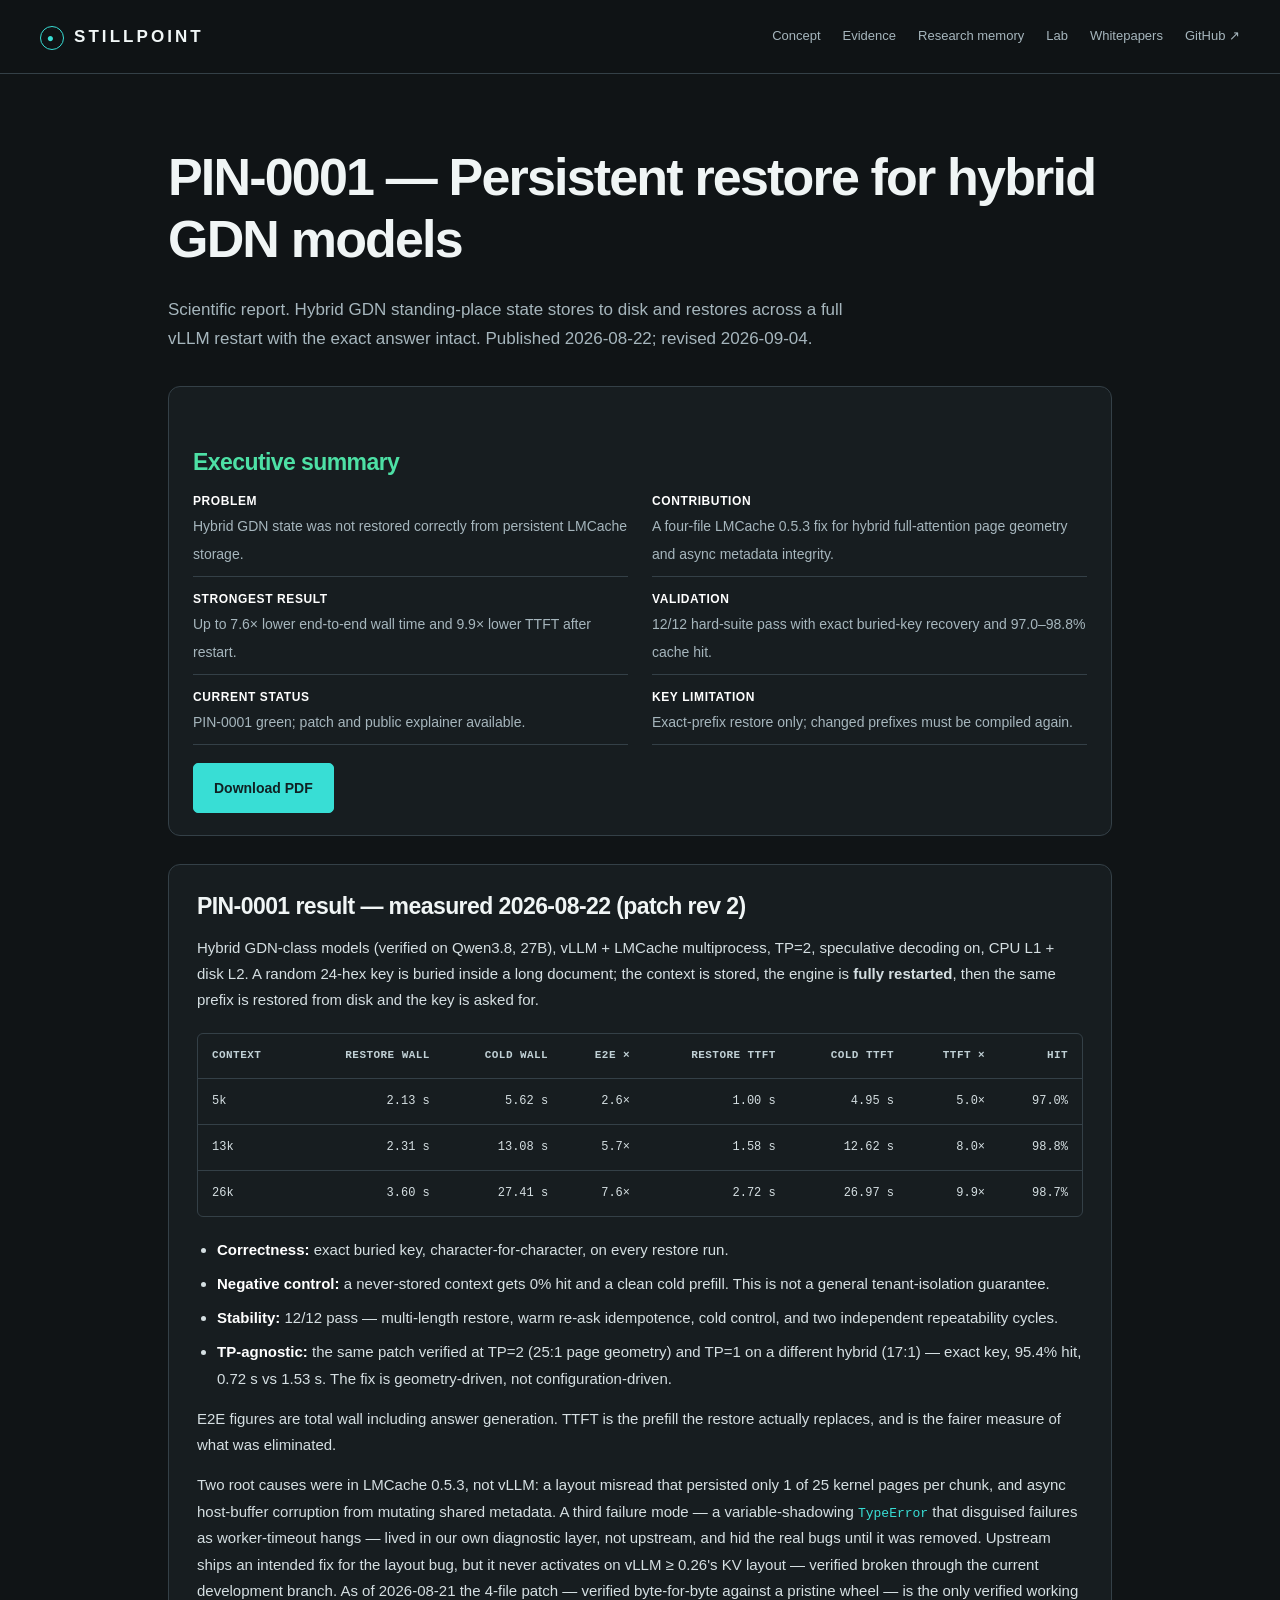
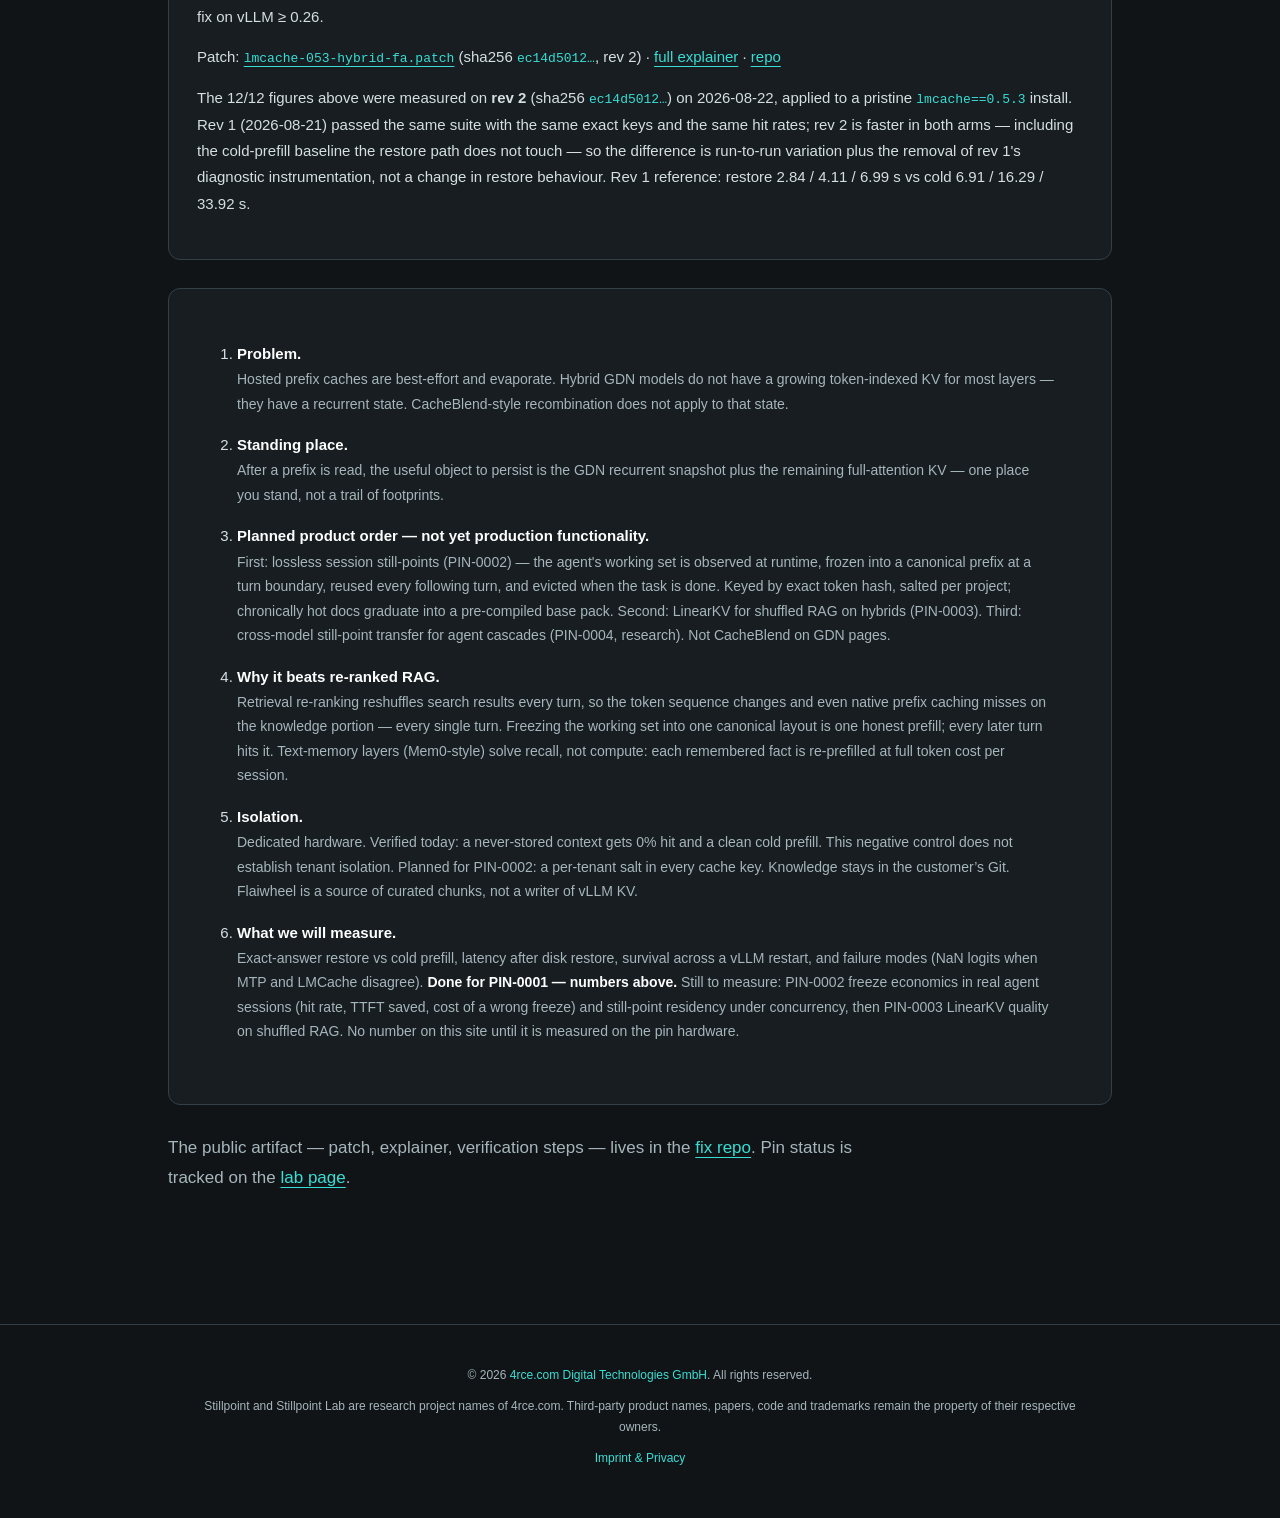
<file: whitepaper.html>
<!DOCTYPE html>
<html lang="en">
<head>
    <meta charset="UTF-8">
    <meta name="viewport" content="width=device-width, initial-scale=1.0">
    <title>PIN-0001 — Persistent LMCache Restore for Hybrid GDN Models | Stillpoint</title>
    <meta name="description" content="Scientific results for persistent hybrid GDN state restore with vLLM and LMCache: root causes, patch, 12/12 test suite, 97–98.8% cache hit and up to 7.6x speedup.">
    <meta name="keywords" content="LMCache hybrid GDN restore, persistent KV cache, Qwen3.8, vLLM restart restore, Gated DeltaNet, exact prefix cache, TTFT speedup, LMCache bug fix">
    <meta name="author" content="4rce.com Digital Technologies GmbH">
    <meta name="robots" content="index, follow, max-snippet:-1">
    <link rel="canonical" href="https://stillpointlab.dev/whitepaper.html">
    <link rel="alternate" type="application/pdf" href="https://stillpointlab.dev/pdf/pin-0001-persistent-restore.pdf" title="PIN-0001 PDF">
    <meta property="og:type" content="article">
    <meta property="og:url" content="https://stillpointlab.dev/whitepaper.html">
    <meta property="og:title" content="Persistent LMCache Restore for Hybrid GDN Models">
    <meta property="og:description" content="Exact restore across a full vLLM restart: 12/12 tests, 97–98.8% hit and up to 7.6x lower end-to-end wall time.">
    <meta property="article:published_time" content="2026-08-22">
    <meta property="article:modified_time" content="2026-09-04">
    <meta name="twitter:card" content="summary">
    <meta name="twitter:title" content="PIN-0001: Persistent LMCache Restore for Hybrid GDN Models">
    <meta name="twitter:description" content="Root causes, patch, reproducible hard suite and measured restore results for Qwen3.8 with vLLM and LMCache.">
    <script type="application/ld+json">
    {
      "@context": "https://schema.org",
      "@type": "ScholarlyArticle",
      "headline": "Persistent LMCache Restore for Hybrid GDN Models",
      "datePublished": "2026-08-22",
      "dateModified": "2026-09-04",
      "author": {"@type": "Organization", "name": "4rce.com Digital Technologies GmbH", "url": "https://4rce.com"},
      "publisher": {"@type": "Organization", "name": "4rce.com Digital Technologies GmbH", "url": "https://4rce.com"},
      "mainEntityOfPage": "https://stillpointlab.dev/whitepaper.html",
      "url": "https://stillpointlab.dev/whitepaper.html",
      "encoding": {"@type": "MediaObject", "contentUrl": "https://stillpointlab.dev/pdf/pin-0001-persistent-restore.pdf", "encodingFormat": "application/pdf"},
      "keywords": ["persistent KV cache", "LMCache", "hybrid GDN", "Qwen3.8", "vLLM restart restore", "TTFT"],
      "copyrightHolder": {"@type": "Organization", "name": "4rce.com Digital Technologies GmbH"},
      "copyrightYear": 2026
    }
    </script>
    <link rel="icon" type="image/svg+xml" href="data:image/svg+xml,<svg xmlns=%22http://www.w3.org/2000/svg%22 viewBox=%220 0 100 100%22><circle cx=%2250%22 cy=%2250%22 r=%2230%22 fill=%22none%22 stroke=%22%2300fff7%22 stroke-width=%226%22/><circle cx=%2250%22 cy=%2250%22 r=%228%22 fill=%22%2339ff14%22/></svg>">
    <style>
        @font-face {
            font-family: 'Press Start 2P';
            src: url('fonts/PressStart2P-Regular.ttf') format('truetype');
            font-display: swap;
        }
        *, *::before, *::after { margin: 0; padding: 0; box-sizing: border-box; }
        :root {
            --neon-green: #39ff14; --neon-cyan: #00fff7; --neon-magenta: #ff00ff;
            --neon-yellow: #ffe600;
            --dark: #0a0a0f; --dark-card: #101018; --border: #1a1a2e;
            --text: #c0c0d0; --text-dim: #707085;
            --pixel: 'Press Start 2P', ui-monospace, Menlo, Consolas, monospace;
            --mono: ui-monospace, 'SF Mono', Menlo, Consolas, monospace;
        }
        body {
            font-family: -apple-system, BlinkMacSystemFont, 'Segoe UI', system-ui, sans-serif;
            background: var(--dark); color: var(--text); line-height: 1.7;
        }
        nav {
            padding: 16px 24px; border-bottom: 1px solid var(--border);
            display: flex; align-items: center; justify-content: space-between;
        }
        nav .logo {
            font-family: var(--pixel); font-size: 12px; color: var(--neon-cyan);
            text-shadow: 0 0 10px var(--neon-cyan); text-decoration: none;
        }
        nav a { color: var(--text); text-decoration: none; font-size: 14px; }
        nav a.back:hover { color: var(--neon-green); }
        main { max-width: 720px; margin: 0 auto; padding: 60px 24px 80px; }
        h1 {
            font-size: 22px; letter-spacing: 0.08em; text-transform: uppercase;
            color: var(--neon-magenta); margin-bottom: 12px;
        }
        .lede { color: var(--text-dim); margin-bottom: 28px; font-size: 15px; }
        .soon {
            font-family: var(--mono); font-size: 13px; color: var(--neon-yellow);
            border: 1px dashed rgba(255,230,0,0.4); background: rgba(255,230,0,0.05);
            border-radius: 8px; padding: 12px 16px; margin-bottom: 32px;
        }
        .card {
            background: var(--dark-card); border: 1px solid var(--border);
            border-radius: 12px; padding: 8px 8px 8px 0;
        }
        ol { padding: 8px 28px 16px 40px; }
        li { margin: 16px 0; font-size: 15px; }
        li strong { color: #fff; }
        .result-card { padding: 24px 28px; }
        .result-card h2 { font-size: 18px; margin-bottom: 14px; }
        .executive { background:var(--dark-card); border:1px solid rgba(57,255,20,.35); border-radius:12px; padding:22px 24px; margin:0 0 28px; }
        .executive h2 { color:var(--neon-green); font-size:18px; margin-bottom:14px; }
        .executive-grid { display:grid; grid-template-columns:repeat(2,minmax(0,1fr)); gap:12px 24px; }
        .executive-grid div { border-bottom:1px solid var(--border); padding-bottom:8px; }
        .executive-grid strong { display:block; color:#fff; font-size:12px; text-transform:uppercase; letter-spacing:.05em; }
        .executive-grid span { color:var(--text-dim); font-size:14px; }
        .download { display:inline-block; margin-top:18px; padding:10px 16px; border:1px solid var(--neon-cyan); border-radius:4px; color:var(--neon-cyan); text-decoration:none; font-weight:700; }
        .result-card p { font-size: 15px; margin: 0 0 14px; }
        .result-card ul { padding-left: 20px; margin: 0 0 14px; }
        .result-card ul li { margin: 8px 0; }
        .result-card code {
            font-family: ui-monospace, SFMono-Regular, Menlo, monospace;
            font-size: 13px; color: var(--neon-cyan, #22d3ee);
        }
        .result-table {
            width: 100%; border-collapse: collapse; margin: 4px 0 18px;
            font-family: ui-monospace, SFMono-Regular, Menlo, monospace; font-size: 13px;
        }
        .result-table th, .result-table td {
            padding: 7px 8px; text-align: right; border-bottom: 1px solid var(--border);
        }
        .result-table th:first-child, .result-table td:first-child { text-align: left; }
        .result-table th {
            color: var(--text-dim, #9aa4b2); font-weight: 600;
            font-size: 11px; letter-spacing: 0.04em; text-transform: uppercase;
        }
        .result-table tbody tr:last-child td { border-bottom: none; }
        @media (max-width: 640px) {
            .result-table { font-size: 11px; }
            .result-table th, .result-table td { padding: 5px 4px; }
            .executive-grid { grid-template-columns:1fr; }
        }
        li span { color: var(--text-dim); display: block; font-size: 14px; }
        a { color: var(--neon-cyan); }
        footer {
            border-top: 1px solid var(--border); padding: 32px 24px;
            text-align: center; font-size: 13px; color: var(--text-dim);
        }
        footer a { color: var(--neon-cyan); text-decoration: none; }
    </style>
    <link rel="stylesheet" href="site.css">
    <script src="site.js" defer></script>
</head>
<body>
    <a class="skip-link" href="#main">Skip to content</a>
    <nav class="site-nav" aria-label="Main navigation">
        <a class="logo" href="index.html" aria-label="Stillpoint home"><span class="logo-symbol" aria-hidden="true">●</span>STILLPOINT</a>
        <button class="nav-toggle" type="button" aria-expanded="false" aria-controls="site-links" hidden>Menu</button>
        <div class="links" id="site-links"><a href="index.html#concept">Concept</a><a href="index.html#why">Evidence</a><a href="index.html#research-memory">Research memory</a><a href="index.html#lab">Lab</a><a href="whitepapers.html">Whitepapers</a><a href="https://github.com/dl4rce/lmcache-hybrid-gdn-restore-fix">GitHub ↗</a></div>
    </nav>
    <main id="main" tabindex="-1">
        <h1>PIN-0001 — Persistent restore for hybrid GDN models</h1>
        <p class="lede">
            Scientific report. Hybrid GDN standing-place state stores to disk and restores
            across a full vLLM restart with the exact answer intact. Published 2026-08-22;
            revised 2026-09-04.
        </p>
        <section class="executive" aria-labelledby="executive-summary">
            <h2 id="executive-summary">Executive summary</h2>
            <div class="executive-grid">
                <div><strong>Problem</strong><span>Hybrid GDN state was not restored correctly from persistent LMCache storage.</span></div>
                <div><strong>Contribution</strong><span>A four-file LMCache 0.5.3 fix for hybrid full-attention page geometry and async metadata integrity.</span></div>
                <div><strong>Strongest result</strong><span>Up to 7.6× lower end-to-end wall time and 9.9× lower TTFT after restart.</span></div>
                <div><strong>Validation</strong><span>12/12 hard-suite pass with exact buried-key recovery and 97.0–98.8% cache hit.</span></div>
                <div><strong>Current status</strong><span>PIN-0001 green; patch and public explainer available.</span></div>
                <div><strong>Key limitation</strong><span>Exact-prefix restore only; changed prefixes must be compiled again.</span></div>
            </div>
            <a class="download" href="pdf/pin-0001-persistent-restore.pdf" type="application/pdf">Download PDF</a>
        </section>
        <div class="card result-card" style="margin-bottom: 28px;">
            <h2 style="margin-top:0;">PIN-0001 result — measured 2026-08-22 (patch rev 2)</h2>
            <p>
                Hybrid GDN-class models (verified on Qwen3.8, 27B), vLLM + LMCache multiprocess, TP=2, speculative decoding on,
                CPU L1 + disk L2. A random 24-hex key is buried inside a long document; the
                context is stored, the engine is <strong>fully restarted</strong>, then the
                same prefix is restored from disk and the key is asked for.
            </p>
            <div class="table-scroll" role="region" aria-label="PIN-0001 measured results; scroll horizontally for all columns" tabindex="0">
            <table class="result-table">
                <thead>
                    <tr><th>Context</th><th>Restore wall</th><th>Cold wall</th><th>E2E&nbsp;×</th><th>Restore TTFT</th><th>Cold TTFT</th><th>TTFT&nbsp;×</th><th>Hit</th></tr>
                </thead>
                <tbody>
                    <tr><td>5k</td><td>2.13 s</td><td>5.62 s</td><td>2.6×</td><td>1.00 s</td><td>4.95 s</td><td>5.0×</td><td>97.0%</td></tr>
                    <tr><td>13k</td><td>2.31 s</td><td>13.08 s</td><td>5.7×</td><td>1.58 s</td><td>12.62 s</td><td>8.0×</td><td>98.8%</td></tr>
                    <tr><td>26k</td><td>3.60 s</td><td>27.41 s</td><td>7.6×</td><td>2.72 s</td><td>26.97 s</td><td>9.9×</td><td>98.7%</td></tr>
                </tbody>
            </table>
            </div>
            <ul>
                <li><strong>Correctness:</strong> exact buried key, character-for-character, on every restore run.</li>
                <li><strong>Negative control:</strong> a never-stored context gets 0% hit and a clean cold prefill. This is not a general tenant-isolation guarantee.</li>
                <li><strong>Stability:</strong> 12/12 pass — multi-length restore, warm re-ask idempotence, cold control, and two independent repeatability cycles.</li>
                <li><strong>TP-agnostic:</strong> the same patch verified at TP=2 (25:1 page geometry) and TP=1 on a different hybrid (17:1) — exact key, 95.4% hit, 0.72 s vs 1.53 s. The fix is geometry-driven, not configuration-driven.</li>
            </ul>
            <p>
                E2E figures are total wall including answer generation. TTFT is the prefill the
                restore actually replaces, and is the fairer measure of what was eliminated.
            </p>
            <p>
                Two root causes were in LMCache 0.5.3, not vLLM: a layout misread that
                persisted only 1 of 25 kernel pages per chunk, and async host-buffer
                corruption from mutating shared metadata. A third failure mode — a
                variable-shadowing <code>TypeError</code> that disguised failures as
                worker-timeout hangs — lived in our own diagnostic layer, not upstream,
                and hid the real bugs until it was removed. Upstream ships an intended
                fix for the layout bug, but it never activates on vLLM ≥ 0.26's KV
                layout — verified broken through the current development branch. As of
                2026-08-21 the 4-file patch — verified byte-for-byte against a pristine
                wheel — is the only verified working fix on vLLM ≥ 0.26.
            </p>
            <p>
                Patch: <a href="https://github.com/dl4rce/lmcache-hybrid-gdn-restore-fix/blob/main/patches/lmcache-053-hybrid-fa.patch"><code>lmcache-053-hybrid-fa.patch</code></a>
                (sha256 <code>ec14d5012…</code>, rev 2) ·
                <a href="https://github.com/dl4rce/lmcache-hybrid-gdn-restore-fix/blob/main/EXPLAINER.md">full explainer</a> ·
                <a href="https://github.com/dl4rce/lmcache-hybrid-gdn-restore-fix">repo</a>
            </p>
            <p>
                The 12/12 figures above were measured on <strong>rev 2</strong>
                (sha256 <code>ec14d5012…</code>) on 2026-08-22, applied to a pristine
                <code>lmcache==0.5.3</code> install. Rev 1 (2026-08-21) passed the same
                suite with the same exact keys and the same hit rates; rev 2 is faster in
                both arms — including the cold-prefill baseline the restore path does not
                touch — so the difference is run-to-run variation plus the removal of
                rev 1's diagnostic instrumentation, not a change in restore behaviour.
                Rev 1 reference: restore 2.84 / 4.11 / 6.99 s vs cold 6.91 / 16.29 / 33.92 s.
            </p>
        </div>
        <div class="card">
            <ol>
                <li>
                    <strong>Problem.</strong>
                    <span>Hosted prefix caches are best-effort and evaporate. Hybrid GDN models do not have a growing token-indexed KV for most layers — they have a recurrent state. CacheBlend-style recombination does not apply to that state.</span>
                </li>
                <li>
                    <strong>Standing place.</strong>
                    <span>After a prefix is read, the useful object to persist is the GDN recurrent snapshot plus the remaining full-attention KV — one place you stand, not a trail of footprints.</span>
                </li>
                <li>
                    <strong>Planned product order — not yet production functionality.</strong>
                    <span>First: lossless session still-points (PIN-0002) — the agent's working set is observed at runtime, frozen into a canonical prefix at a turn boundary, reused every following turn, and evicted when the task is done. Keyed by exact token hash, salted per project; chronically hot docs graduate into a pre-compiled base pack. Second: LinearKV for shuffled RAG on hybrids (PIN-0003). Third: cross-model still-point transfer for agent cascades (PIN-0004, research). Not CacheBlend on GDN pages.</span>
                </li>
                <li>
                    <strong>Why it beats re-ranked RAG.</strong>
                    <span>Retrieval re-ranking reshuffles search results every turn, so the token sequence changes and even native prefix caching misses on the knowledge portion — every single turn. Freezing the working set into one canonical layout is one honest prefill; every later turn hits it. Text-memory layers (Mem0-style) solve recall, not compute: each remembered fact is re-prefilled at full token cost per session.</span>
                </li>
                <li>
                    <strong>Isolation.</strong>
                    <span>Dedicated hardware. Verified today: a never-stored context gets 0% hit and a clean cold prefill. This negative control does not establish tenant isolation. Planned for PIN-0002: a per-tenant salt in every cache key. Knowledge stays in the customer’s Git. Flaiwheel is a source of curated chunks, not a writer of vLLM KV.</span>
                </li>
                <li>
                    <strong>What we will measure.</strong>
                            <span>Exact-answer restore vs cold prefill, latency after disk restore, survival across a vLLM restart, and failure modes (NaN logits when MTP and LMCache disagree). <strong>Done for PIN-0001 — numbers above.</strong> Still to measure: PIN-0002 freeze economics in real agent sessions (hit rate, TTFT saved, cost of a wrong freeze) and still-point residency under concurrency, then PIN-0003 LinearKV quality on shuffled RAG. No number on this site until it is measured on the pin hardware.</span>
                </li>
            </ol>
        </div>
        <p class="lede" style="margin-top: 28px;">
            The public artifact — patch, explainer, verification steps — lives in the
            <a href="https://github.com/dl4rce/lmcache-hybrid-gdn-restore-fix">fix repo</a>.
            Pin status is tracked on the <a href="index.html#lab">lab page</a>.
        </p>
    </main>
    <footer>
        <p>© 2026 <a href="https://4rce.com">4rce.com Digital Technologies GmbH</a>. All rights reserved.</p>
        <p>Stillpoint and Stillpoint Lab are research project names of 4rce.com. Third-party product names, papers, code and trademarks remain the property of their respective owners.</p>
        <p><a href="imprint.html">Imprint &amp; Privacy</a></p>
    </footer>
</body>
</html>
</file>
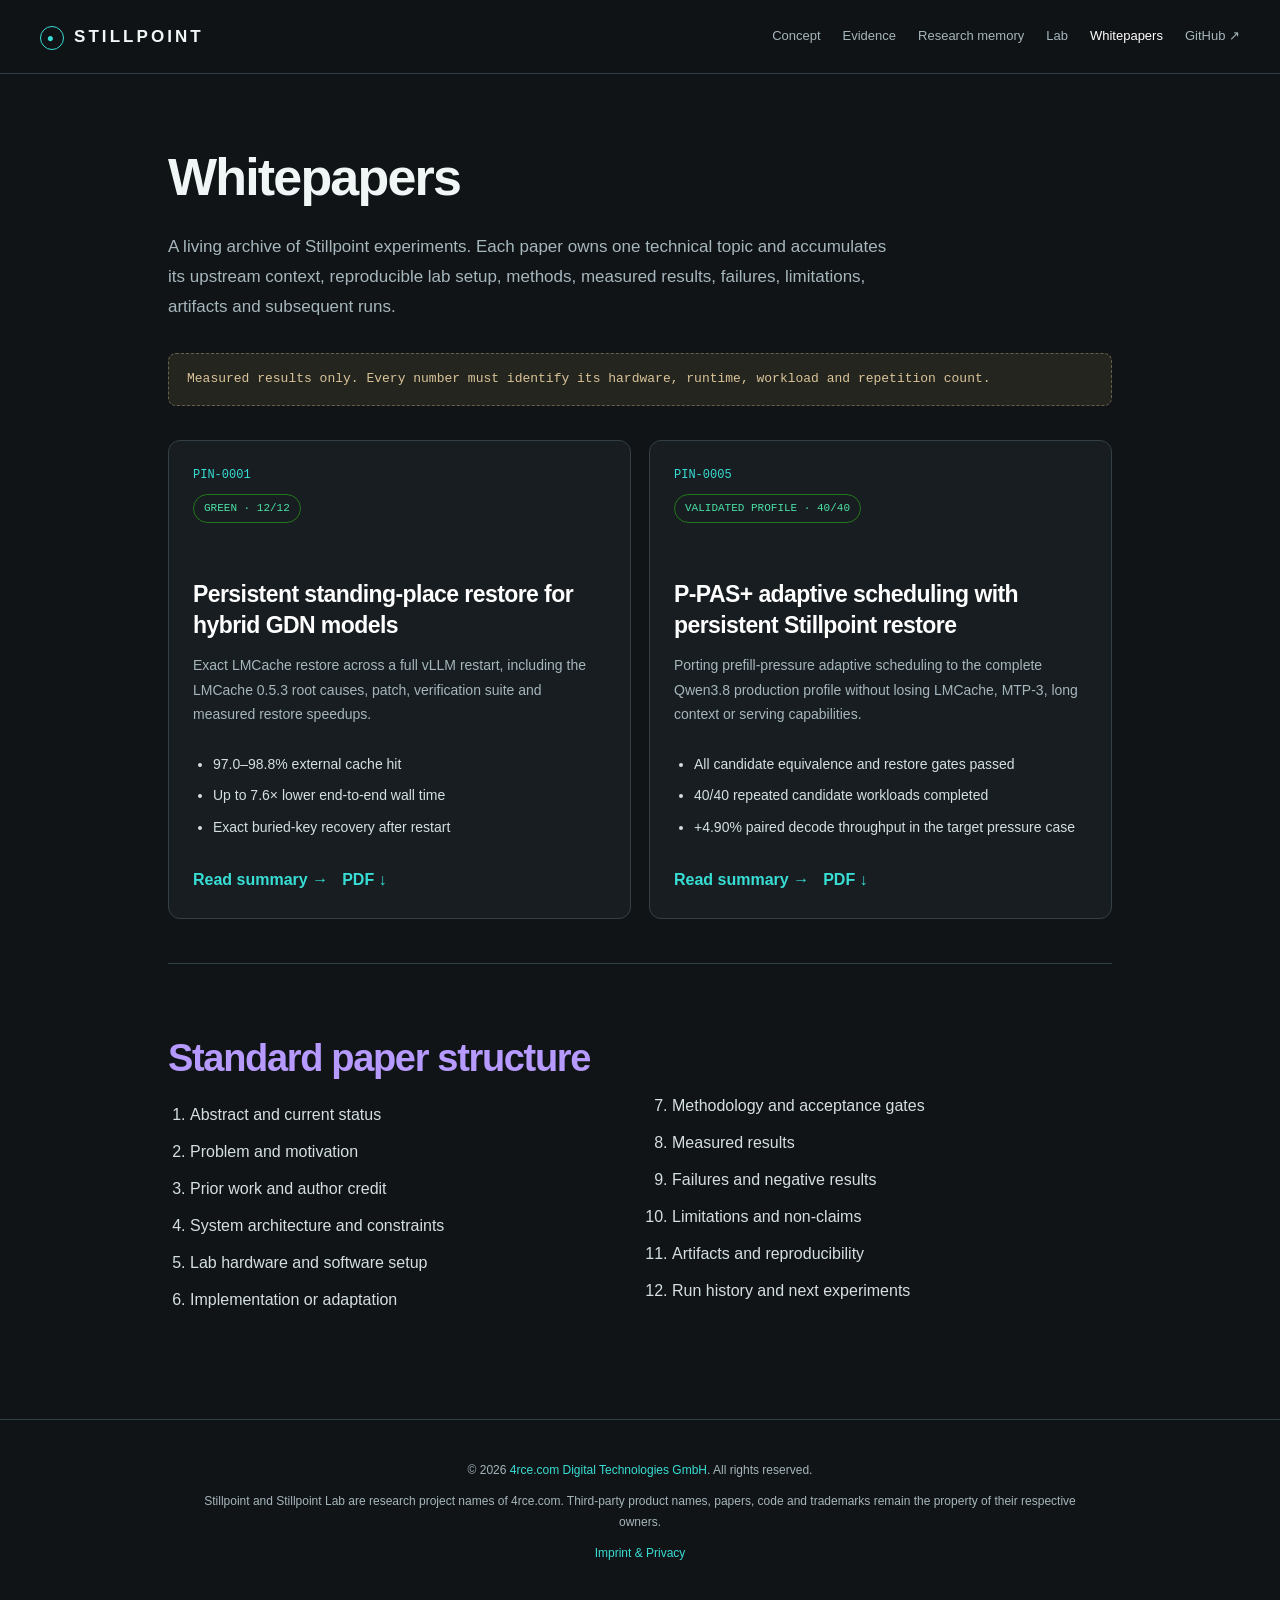
<file: whitepapers.html>
<!DOCTYPE html>
<html lang="en">
<head>
    <meta charset="UTF-8">
    <meta name="viewport" content="width=device-width, initial-scale=1.0">
    <title>Whitepapers — Stillpoint Lab</title>
    <meta name="description" content="Scientific whitepapers from Stillpoint Lab on persistent KV cache, hybrid GDN state, LMCache restore, vLLM, Qwen3.8 and P-PAS+ long-context scheduling.">
    <meta name="keywords" content="LLM serving whitepapers, persistent KV cache research, LMCache, hybrid GDN, Qwen3.8, vLLM, P-PAS+, long-context inference, speculative decoding">
    <meta name="author" content="4rce.com Digital Technologies GmbH">
    <meta name="robots" content="index, follow, max-snippet:-1">
    <link rel="canonical" href="https://stillpointlab.dev/whitepapers.html">
    <meta property="og:type" content="website">
    <meta property="og:url" content="https://stillpointlab.dev/whitepapers.html">
    <meta property="og:title" content="Stillpoint Lab Whitepapers — Hybrid LLM Systems Research">
    <meta property="og:description" content="Living scientific papers with lab setup, methods, measured results, failures, caveats, citations and downloadable PDFs.">
    <meta name="twitter:card" content="summary">
    <meta name="twitter:title" content="Stillpoint Lab Whitepapers">
    <meta name="twitter:description" content="Reproducible research on persistent hybrid-model state and long-context scheduling.">
    <script type="application/ld+json">
    {
      "@context": "https://schema.org",
      "@type": "CollectionPage",
      "name": "Stillpoint Lab Whitepapers",
      "url": "https://stillpointlab.dev/whitepapers.html",
      "description": "Living scientific papers on persistent state and adaptive scheduling for hybrid language models.",
      "publisher": {"@type": "Organization", "name": "4rce.com Digital Technologies GmbH", "url": "https://4rce.com"},
      "hasPart": [
        {"@type": "ScholarlyArticle", "name": "Persistent Standing-Place Restore for Hybrid GDN Models", "url": "https://stillpointlab.dev/whitepaper.html", "encoding": {"@type": "MediaObject", "contentUrl": "https://stillpointlab.dev/pdf/pin-0001-persistent-restore.pdf", "encodingFormat": "application/pdf"}},
        {"@type": "ScholarlyArticle", "name": "P-PAS+ Adaptive Scheduling With Persistent Stillpoint Restore", "url": "https://stillpointlab.dev/pin-0005-ppas-plus.html", "encoding": {"@type": "MediaObject", "contentUrl": "https://stillpointlab.dev/pdf/pin-0005-ppas-plus.pdf", "encodingFormat": "application/pdf"}}
      ]
    }
    </script>
    <link rel="icon" type="image/svg+xml" href="data:image/svg+xml,<svg xmlns=%22http://www.w3.org/2000/svg%22 viewBox=%220 0 100 100%22><circle cx=%2250%22 cy=%2250%22 r=%2230%22 fill=%22none%22 stroke=%22%2300fff7%22 stroke-width=%226%22/><circle cx=%2250%22 cy=%2250%22 r=%228%22 fill=%22%2339ff14%22/></svg>">
    <style>
        @font-face { font-family: 'Press Start 2P'; src: url('fonts/PressStart2P-Regular.ttf') format('truetype'); font-display: swap; }
        *, *::before, *::after { margin: 0; padding: 0; box-sizing: border-box; }
        :root { --green:#39ff14; --cyan:#00fff7; --magenta:#ff00ff; --yellow:#ffe600; --dark:#0a0a0f; --card:#101018; --border:#1a1a2e; --text:#c0c0d0; --dim:#707085; --pixel:'Press Start 2P',ui-monospace,Menlo,monospace; --mono:ui-monospace,'SF Mono',Menlo,monospace; }
        body { font-family:-apple-system,BlinkMacSystemFont,'Segoe UI',system-ui,sans-serif; background:var(--dark); color:var(--text); line-height:1.7; }
        nav { padding:16px 24px; border-bottom:1px solid var(--border); display:flex; align-items:center; justify-content:space-between; }
        nav .logo { font-family:var(--pixel); font-size:12px; color:var(--cyan); text-decoration:none; }
        nav a { color:var(--text); text-decoration:none; font-size:14px; }
        main { max-width:900px; margin:0 auto; padding:64px 24px 88px; }
        h1 { font-size:clamp(22px,4vw,34px); color:var(--magenta); letter-spacing:.08em; text-transform:uppercase; margin-bottom:12px; }
        .lede { max-width:720px; color:var(--dim); margin-bottom:34px; }
        .principle { border:1px dashed rgba(255,230,0,.4); background:rgba(255,230,0,.05); border-radius:8px; padding:14px 18px; color:var(--yellow); font-family:var(--mono); font-size:13px; margin-bottom:34px; }
        .papers { display:grid; grid-template-columns:repeat(2,minmax(0,1fr)); gap:18px; }
        .paper { background:var(--card); border:1px solid var(--border); border-radius:12px; padding:24px; display:flex; flex-direction:column; }
        .paper .pin { color:var(--cyan); font-family:var(--mono); font-size:12px; margin-bottom:8px; }
        .paper h2 { color:#fff; font-size:19px; line-height:1.35; margin-bottom:12px; }
        .paper p { color:var(--dim); font-size:14px; margin-bottom:18px; }
        .paper ul { padding-left:20px; margin-bottom:20px; font-size:14px; }
        .paper li { margin:7px 0; }
        .status { display:inline-block; align-self:flex-start; color:var(--green); border:1px solid rgba(57,255,20,.4); border-radius:999px; padding:4px 10px; font-family:var(--mono); font-size:11px; margin-bottom:16px; }
        .actions { margin-top:auto; display:flex; gap:14px; flex-wrap:wrap; }
        .paper a { color:var(--cyan); text-decoration:none; font-weight:600; }
        .structure { margin-top:44px; border-top:1px solid var(--border); padding-top:32px; }
        .structure h2 { color:var(--magenta); margin-bottom:10px; }
        .structure ol { padding-left:22px; columns:2; column-gap:42px; }
        .structure li { margin:9px 0; break-inside:avoid; }
        footer { border-top:1px solid var(--border); padding:30px 24px; text-align:center; color:var(--dim); font-size:13px; }
        footer a { color:var(--cyan); text-decoration:none; }
        @media (max-width:720px) { .papers { grid-template-columns:1fr; } .structure ol { columns:1; } }
    </style>
    <link rel="stylesheet" href="site.css">
    <script src="site.js" defer></script>
</head>
<body>
    <a class="skip-link" href="#main">Skip to content</a>
    <nav class="site-nav" aria-label="Main navigation">
        <a class="logo" href="index.html" aria-label="Stillpoint home"><span class="logo-symbol" aria-hidden="true">●</span>STILLPOINT</a>
        <button class="nav-toggle" type="button" aria-expanded="false" aria-controls="site-links" hidden>Menu</button>
        <div class="links" id="site-links"><a href="index.html#concept">Concept</a><a href="index.html#why">Evidence</a><a href="index.html#research-memory">Research memory</a><a href="index.html#lab">Lab</a><a href="whitepapers.html" aria-current="page">Whitepapers</a><a href="https://github.com/dl4rce/lmcache-hybrid-gdn-restore-fix">GitHub ↗</a></div>
    </nav>
    <main id="main" tabindex="-1">
        <h1>Whitepapers</h1>
        <p class="lede">
            A living archive of Stillpoint experiments. Each paper owns one technical topic and
            accumulates its upstream context, reproducible lab setup, methods, measured results,
            failures, limitations, artifacts and subsequent runs.
        </p>
        <p class="principle">Measured results only. Every number must identify its hardware, runtime, workload and repetition count.</p>

        <div class="papers">
            <article class="paper">
                <div class="pin">PIN-0001</div>
                <span class="status">GREEN · 12/12</span>
                <h2>Persistent standing-place restore for hybrid GDN models</h2>
                <p>Exact LMCache restore across a full vLLM restart, including the LMCache 0.5.3 root causes, patch, verification suite and measured restore speedups.</p>
                <ul>
                    <li>97.0–98.8% external cache hit</li>
                    <li>Up to 7.6× lower end-to-end wall time</li>
                    <li>Exact buried-key recovery after restart</li>
                </ul>
                <div class="actions"><a href="whitepaper.html">Read summary →</a><a href="pdf/pin-0001-persistent-restore.pdf" type="application/pdf">PDF ↓</a></div>
            </article>

            <article class="paper">
                <div class="pin">PIN-0005</div>
                <span class="status">VALIDATED PROFILE · 40/40</span>
                <h2>P-PAS+ adaptive scheduling with persistent Stillpoint restore</h2>
                <p>Porting prefill-pressure adaptive scheduling to the complete Qwen3.8 production profile without losing LMCache, MTP-3, long context or serving capabilities.</p>
                <ul>
                    <li>All candidate equivalence and restore gates passed</li>
                    <li>40/40 repeated candidate workloads completed</li>
                    <li>+4.90% paired decode throughput in the target pressure case</li>
                </ul>
                <div class="actions"><a href="pin-0005-ppas-plus.html">Read summary →</a><a href="pdf/pin-0005-ppas-plus.pdf" type="application/pdf">PDF ↓</a></div>
            </article>
        </div>

        <section class="structure">
            <h2>Standard paper structure</h2>
            <ol>
                <li>Abstract and current status</li>
                <li>Problem and motivation</li>
                <li>Prior work and author credit</li>
                <li>System architecture and constraints</li>
                <li>Lab hardware and software setup</li>
                <li>Implementation or adaptation</li>
                <li>Methodology and acceptance gates</li>
                <li>Measured results</li>
                <li>Failures and negative results</li>
                <li>Limitations and non-claims</li>
                <li>Artifacts and reproducibility</li>
                <li>Run history and next experiments</li>
            </ol>
        </section>
    </main>
    <footer>
        <p>© 2026 <a href="https://4rce.com">4rce.com Digital Technologies GmbH</a>. All rights reserved.</p>
        <p>Stillpoint and Stillpoint Lab are research project names of 4rce.com. Third-party product names, papers, code and trademarks remain the property of their respective owners.</p>
        <p><a href="imprint.html">Imprint &amp; Privacy</a></p>
    </footer>
</body>
</html>
</file>
<file: flaiwheel.css>
/* Research-memory sculpture: CSS-only, no WebGL, dependencies or tracking. */
.research-memory { scroll-margin-top: 80px; }
.memory-intro { max-width: 740px; margin: 0 auto 36px; text-align: center; font-size: 18px; }
.memory-intro strong { color: #fff; }
.memory-layout { display: grid; grid-template-columns: 1.15fr 1fr; align-items: center; gap: 36px; }
.memory-figure { margin: 0; min-width: 0; }
.memory-scene { position: relative; height: 430px; perspective: 950px; overflow: hidden; border-radius: 24px; background: radial-gradient(ellipse at 50% 50%, #12363e 0%, #111725 36%, #0a0a0f 72%); }
.memory-scene::after { content: ''; position: absolute; inset: 0; pointer-events: none; background: linear-gradient(transparent 85%, #0a0a0f); }
.memory-world { position: absolute; top: 50%; left: 50%; width: 220px; height: 220px; margin: -110px; transform-style: preserve-3d; transform: rotateX(60deg) rotateZ(-32deg); animation: memory-drift 20s ease-in-out infinite; }
.memory-plane { position: absolute; inset: 0; border: 1px solid #45f4e477; border-radius: 28px; background: linear-gradient(135deg, #58ffe526, #0a273333); box-shadow: 0 0 28px #00fff714, inset 0 0 30px #00fff710; transform: translateZ(var(--depth)); }
.memory-plane::before { content: ''; position: absolute; inset: 20px; border-radius: 12px; background-image: linear-gradient(#a1fdf31c 1px, transparent 1px), linear-gradient(90deg, #a1fdf31c 1px, transparent 1px); background-size: 22px 22px; }
.memory-plane:nth-child(1) { --depth: -65px; }
.memory-plane:nth-child(2) { --depth: -20px; }
.memory-plane:nth-child(3) { --depth: 25px; }
.memory-plane:nth-child(4) { --depth: 70px; }
.memory-axis { position: absolute; inset: 73px; border: 2px solid #b6fff4; border-radius: 50%; transform: translateZ(100px); background: radial-gradient(circle, #e6fff3, #39ff1477 15%, #00fff730 45%, transparent 70%); box-shadow: 0 0 50px #00fff780; }
.memory-orbit { position: absolute; inset: -65px; border: 1px solid #00fff750; border-radius: 50%; transform-style: preserve-3d; transform: translateZ(20px); animation: memory-orbit 24s linear infinite; }
.memory-orbit.second { inset: -32px; border-color: #e18cff60; animation-duration: 32s; animation-direction: reverse; transform: translateZ(110px); }
.memory-signal { position: absolute; top: 50%; left: -5px; width: 10px; height: 10px; border-radius: 50%; background: #b5ffef; box-shadow: 0 0 18px #00fff7, 0 0 35px #00fff7; }
.second .memory-signal { background: #f0c5ff; box-shadow: 0 0 18px #ef80ff; }
.memory-signal:nth-child(2) { left: auto; right: -5px; }
.memory-label { position: absolute; z-index: 2; font-family: var(--mono); font-size: 11px; letter-spacing: .12em; color: #aeece7; text-transform: uppercase; }
.memory-label.top { top: 24px; left: 24px; }
.memory-label.bottom { bottom: 28px; right: 24px; color: #dab8ee; }
.memory-caption { color: #9b9bab; text-align: center; font-size: 12px; margin: 12px 16px 0; }
.memory-copy h3 { color: #fff; font-size: 23px; line-height: 1.35; margin-bottom: 16px; }
.memory-copy p { margin-bottom: 18px; font-size: 15px; }
.memory-copy strong { color: #e5f9f6; }
.memory-cycle { display: flex; flex-wrap: wrap; gap: 8px 18px; padding: 18px 0; margin-bottom: 12px; border-top: 1px solid #234047; border-bottom: 1px solid #234047; list-style-position: inside; font-family: var(--mono); font-size: 12px; color: #aeece7; }
.memory-links { display: flex; flex-wrap: wrap; gap: 12px; margin-top: 24px; }
.memory-links .btn { padding: 11px 16px; }
.memory-boundary { border-left: 2px solid #8ad1c7; padding: 16px 20px; background: #102027; margin-top: 32px; border-radius: 0 10px 10px 0; font-size: 14px; }
.memory-boundary strong { color: #fff; }
@keyframes memory-drift { 0%, 100% { transform: rotateX(60deg) rotateZ(-32deg); } 50% { transform: rotateX(52deg) rotateZ(-12deg) translateZ(15px); } }
@keyframes memory-orbit { to { transform: translateZ(20px) rotateZ(360deg); } }
.memory-orbit.second { animation-name: memory-orbit-high; }
@keyframes memory-orbit-high { to { transform: translateZ(110px) rotateZ(360deg); } }
.memory-motion { display: block; margin: 14px auto 0; border: 1px solid #47676b; background: #101c23; color: #c9e5e1; border-radius: 5px; padding: 8px 14px; cursor: pointer; font: inherit; font-size: 12px; }
.memory-scene.paused * { animation-play-state: paused !important; }
@media (max-width: 760px) { .memory-layout { grid-template-columns: 1fr; gap: 24px; } .memory-scene { height: 370px; } .memory-copy h3 { text-align: center; } }
@media (max-width: 420px) { .memory-world { scale: .8; } .memory-scene { height: 330px; } nav { flex-wrap: wrap; gap: 10px; } nav .links { display: flex; flex-wrap: wrap; gap: 8px 12px; } nav .links a { margin-left: 0; } }
@media (prefers-reduced-motion: reduce) { .memory-world, .memory-orbit { animation: none; } .memory-motion { display: none; } }
</file>
<file: site.css>
/* Stillpoint shared design system. Static, local assets; no framework or remote fonts. */
:root {
  color-scheme: dark;
  --dark: #101416; --dark-card: #171d20; --card: #171d20; --border: #344047;
  --text: #d5dfe2; --text-dim: #a6b6bd; --dim: #a6b6bd;
  --cyan: #38ded5; --green: #4de0a5; --magenta: #b69aff; --yellow: #f2bc62; --orange: #ff9285;
  --kv: var(--magenta); --storage: var(--yellow); --cold: var(--orange); --restored: var(--green);
  --neon-cyan: var(--cyan); --neon-green: var(--green); --neon-magenta: var(--magenta);
  --neon-yellow: var(--yellow); --neon-orange: var(--orange);
  --mono: ui-monospace, 'SF Mono', Menlo, Consolas, monospace;
  --pixel: -apple-system, BlinkMacSystemFont, 'Segoe UI', sans-serif;
}
*, *::before, *::after { box-sizing: border-box; }
html { scroll-behavior: smooth; scroll-padding-top: 110px; }
body { margin: 0; font-family: -apple-system, BlinkMacSystemFont, 'Segoe UI', sans-serif; background: var(--dark); color: var(--text); line-height: 1.75; }
[hidden] { display: none !important; }
a { color: var(--cyan); text-underline-offset: 4px; overflow-wrap: anywhere; }
a:hover { color: #edffff; }
button { font: inherit; cursor: pointer; }
a:focus-visible, button:focus-visible, input:focus-visible, [tabindex]:focus-visible { outline: 2px solid var(--cyan); outline-offset: 5px; }
[id] { scroll-margin-top: 110px; }
.skip-link { position: fixed; top: 8px; left: 16px; z-index: 200; padding: 12px 20px; background: var(--cyan); color: #101416; transform: translateY(-160%); }
.skip-link:focus { transform: none; }
nav.site-nav { position: sticky; inset: 0 0 auto; z-index: 100; display: flex; align-items: center; justify-content: space-between; gap: 24px; padding: 18px max(24px, calc((100vw - 1200px) / 2)); background: #101416f2; backdrop-filter: blur(16px); border-bottom: 1px solid var(--border); }
nav.site-nav .logo { font-family: var(--pixel); font-size: 17px; font-weight: 650; letter-spacing: .18em; color: #f1f7f7; text-decoration: none; text-shadow: none; white-space: nowrap; }
.logo-symbol { display: inline-grid; place-items: center; width: 24px; height: 24px; margin-right: 10px; border: 1px solid var(--cyan); border-radius: 50%; color: var(--cyan); font-size: 12px; }
nav.site-nav .links { display: flex; align-items: center; flex-wrap: wrap; gap: 6px 22px; }
nav.site-nav .links a { margin: 0; padding: 7px 0; color: var(--text-dim); font-size: 13px; text-decoration: none; }
nav.site-nav .links a:hover, nav.site-nav .links a[aria-current] { color: #fff; }
.nav-toggle { color: var(--text); background: transparent; border: 1px solid var(--border); padding: 8px 14px; border-radius: 6px; }
main { max-width: 1000px; margin: 0 auto; padding: 72px 28px 100px; min-width: 0; }
main.home { max-width: none; padding: 0; }
h1, h2, h3 { color: #f0f5f5; text-shadow: none; letter-spacing: -.035em; text-transform: none; line-height: 1.2; }
h1 { font-size: clamp(32px, 4.5vw, 52px); font-weight: 550; margin: 0 0 24px; }
h2 { font-size: clamp(26px, 3.5vw, 38px); font-weight: 550; margin: 40px 0 20px; }
h3 { font-size: 20px; font-weight: 600; }
p { margin: 0 0 18px; }
.home > section { max-width: 1200px; margin: 0 auto; padding: 84px 28px; border-bottom: 1px solid var(--border); }
.home h2 { text-align: left; margin: 8px 0 20px; }
.eyebrow, .section-kicker { font: 11px/1.6 var(--mono); letter-spacing: .14em; text-transform: uppercase; color: var(--cyan); margin-bottom: 24px; }
.section-sub, .lede { color: var(--text-dim); max-width: 720px; font-size: 17px; margin-bottom: 32px; }
.btn, .download { display: inline-flex; align-items: center; justify-content: center; gap: 12px; padding: 12px 20px; border: 1px solid var(--cyan); border-radius: 5px; background: var(--cyan); color: #102124; text-decoration: none; font-size: 14px; font-weight: 600; box-shadow: none; }
.btn:hover, .download:hover { background: #b8f2ed; color: #102124; box-shadow: none; }
.btn-secondary { background: transparent; color: var(--text); border-color: var(--border); }
.btn-secondary:hover { background: #263438; color: #fff; }
.cta-row { display: flex; flex-wrap: wrap; gap: 12px; margin: 28px 0; }
.home .hero { display: grid; grid-template-columns: 1fr 1.15fr; gap: 48px; align-items: center; min-height: 760px; padding-top: 64px; padding-bottom: 64px; }
.hero h1 { font-size: clamp(46px, 5.2vw, 74px); line-height: 1.04; max-width: 560px; margin-bottom: 28px; }
.hero h1 em { font-style: normal; color: var(--cyan); }
.hero .sub { font-size: 18px; max-width: 470px; color: var(--text-dim); }
.hero-proof { border-top: 1px solid var(--border); padding-top: 20px; font-size: 13px; max-width: 440px; color: var(--text-dim); }
.hero-proof strong { color: var(--green); }
.context-figure { margin: 0; min-width: 0; border: 1px solid var(--border); border-radius: 14px; background: #141b1e; overflow: hidden; }
.figure-head { display: flex; justify-content: space-between; gap: 16px; padding: 18px 22px; border-bottom: 1px solid var(--border); font: 10px var(--mono); letter-spacing: .1em; text-transform: uppercase; color: var(--text-dim); }
.figure-head span:first-child { color: var(--cyan); }
.context-scene { height: 360px; position: relative; perspective: 950px; overflow: hidden; background: radial-gradient(ellipse at 50% 50%, #21404666, transparent 65%), linear-gradient(#9ac1c508 1px, transparent 1px), linear-gradient(90deg, #9ac1c508 1px, transparent 1px); background-size: auto, 32px 32px, 32px 32px; }
.scene-label { position: absolute; left: 22px; top: 18px; font: 11px var(--mono); color: var(--text-dim); z-index: 2; }
.runtime-world { position: absolute; left: 50%; top: 43%; width: 240px; height: 170px; margin: -85px -120px; transform-style: preserve-3d; transform: rotateX(54deg) rotateZ(-28deg); transition: opacity .5s, transform .7s; }
.recurrent-core { position: absolute; width: 76px; height: 76px; top: 47px; left: 22px; transform-style: preserve-3d; transform: translateZ(45px); }
.core-face { position: absolute; inset: 0; border: 1px solid #b6faf3; background: #367a7cbb; box-shadow: inset 0 0 28px #97e9dc22; }
.core-face.front { transform: translateZ(38px); }
.core-face.back { transform: translateZ(-38px); }
.core-face.left { transform: rotateY(90deg) translateZ(-38px); }
.core-face.right { transform: rotateY(90deg) translateZ(38px); }
.core-face.top { transform: rotateX(90deg) translateZ(38px); }
.core-face.bottom { transform: rotateX(90deg) translateZ(-38px); }
.kv-layer { position: absolute; left: 122px; top: 30px; width: 114px; height: 120px; border: 1px solid #b5c6da99; background: linear-gradient(135deg, #adbed826, #adbed805); transform: translateZ(var(--z)); transition: width .65s, opacity .5s; }
.kv-layer:nth-child(2) { --z: -24px; }
.kv-layer:nth-child(3) { --z: 0px; }
.kv-layer:nth-child(4) { --z: 24px; }
.kv-layer:nth-child(5) { --z: 48px; }
.kv-layer:nth-child(6) { --z: 72px; }
.context-scene[data-volume="short"] .kv-layer { width: 64px; }
.context-scene[data-volume="short"] .kv-layer:nth-child(n+5) { opacity: 0; }
.context-scene[data-step="select"] .runtime-world { opacity: .28; }
.context-scene[data-step="restart"] .runtime-world { opacity: 0; transform: rotateX(54deg) rotateZ(-28deg) translateZ(-40px); }
.engine-off { position: absolute; top: 40%; left: 0; right: 0; text-align: center; color: var(--text-dim); opacity: 0; font: 13px var(--mono); }
.context-scene[data-step="restart"] .engine-off { opacity: 1; }
.disk-checkpoint { position: absolute; left: 50%; bottom: 23px; transform: translateX(-50%); width: 78%; border: 1px dashed #526268; border-radius: 6px; padding: 12px 16px; background: #151d20; font: 11px/1.6 var(--mono); color: var(--text-dim); }
.disk-checkpoint strong { color: var(--text-dim); font-weight: 500; }
.checkpoint-payload { display: flex; gap: 12px; margin-top: 6px; visibility: hidden; }
.checkpoint-payload span { border: 1px solid #6eb8b2; border-radius: 2px; padding: 2px 8px; color: var(--cyan); }
.context-scene[data-step="persist"] .disk-checkpoint, .context-scene[data-step="restart"] .disk-checkpoint, .context-scene[data-step="restore"] .disk-checkpoint { border-style: solid; border-color: #6eb8b2; }
.context-scene[data-step="persist"] .checkpoint-payload, .context-scene[data-step="restart"] .checkpoint-payload, .context-scene[data-step="restore"] .checkpoint-payload { visibility: visible; }
.diagram-legend { display: flex; gap: 20px; flex-wrap: wrap; padding: 0 22px 16px; color: var(--text-dim); font-size: 11px; }
.diagram-legend span::before { content: ''; display: inline-block; width: 8px; height: 8px; background: var(--cyan); margin-right: 7px; }
.diagram-legend span:last-child::before { background: #b5c6da; }
.diagram-controls { padding: 18px 22px; border-top: 1px solid var(--border); }
.context-steps { display: flex; flex-wrap: wrap; gap: 6px; margin-bottom: 16px; }
.context-steps button { flex: 1; min-width: 67px; padding: 9px 4px; border: 1px solid var(--border); border-radius: 4px; font-size: 11px; color: var(--text-dim); background: transparent; }
.context-steps button[aria-pressed="true"] { color: #112123; background: var(--cyan); border-color: var(--cyan); }
.volume-control { display: flex; align-items: center; flex-wrap: wrap; gap: 10px; font-size: 11px; color: var(--text-dim); }
.volume-control button, .motion-control { padding: 6px 10px; border: 1px solid var(--border); border-radius: 4px; background: #1b272c; color: var(--text); font-size: 11px; }
.context-figure figcaption { margin: 0; padding: 0 22px 22px; min-height: 114px; font-size: 12px; color: var(--text-dim); }
.context-figure figcaption strong { display: block; color: #ecf7f6; margin-bottom: 5px; font-size: 14px; }
.motion-control { margin: 14px 0 0; }
.evidence-layout { display: grid; grid-template-columns: 1.5fr 1fr; gap: 32px; }
.evidence-chart { margin: 0; padding: 30px; background: var(--card); border: 1px solid var(--border); border-radius: 10px; }
.bar-row { margin: 20px 0 26px; }
.bar-label { display: flex; justify-content: space-between; flex-wrap: wrap; gap: 8px; font-size: 14px; margin-bottom: 10px; }
.bar-label strong { color: #eef5f5; font: 18px var(--mono); }
.bar-track { height: 20px; background: #273237; border-radius: 3px; overflow: hidden; }
.bar { height: 100%; background: #91a7b0; width: 100%; }
.bar.restored { width: 13.1339%; background: var(--cyan); }
.evidence-chart figcaption { font-size: 12px; color: var(--text-dim); }
.evidence-summary { padding: 12px 0; }
.evidence-summary .metric { font-size: 68px; font-weight: 450; letter-spacing: -.06em; color: var(--cyan); line-height: 1.1; }
.evidence-summary p { color: var(--text-dim); font-size: 14px; }
.evidence-summary ul { padding-left: 20px; font-size: 14px; }
.evidence-context, .boundary-note { margin-top: 28px; padding: 20px 24px; border-left: 2px solid #68898b; background: #182226; color: var(--text-dim); font-size: 14px; }
.concept-grid, .why-grid, .pipeline { display: grid; grid-template-columns: repeat(2, minmax(0, 1fr)); gap: 24px; }
.concept-card, .why-card, .pipe-node { border: 1px solid var(--border); background: var(--card); border-radius: 9px; padding: 28px; }
.concept-card h3, .why-card h3, .pipe-node h3 { margin: 0 0 14px; }
.concept-card p, .why-card p, .pipe-node p { color: var(--text-dim); font-size: 15px; margin: 0; }
.pipeline { grid-template-columns: repeat(3, minmax(0, 1fr)); }
.pipe-node .step-number { font: 12px var(--mono); color: var(--cyan); display: block; margin-bottom: 25px; }
.pipe-badge { display: inline-block; margin-top: 20px; border-top: 1px solid var(--border); padding-top: 12px; color: var(--cyan); font: 11px var(--mono); }
.memory-intro { text-align: left; margin: 0 0 36px; max-width: 740px; }
.memory-scene { background: radial-gradient(ellipse at 50% 50%, #244044 0%, #172024 45%, #101416 75%); border: 1px solid var(--border); height: 390px; }
.memory-scene::after { background: linear-gradient(transparent 85%, #101416); }
.memory-axis { background: radial-gradient(circle, #d5f5f2, #7ebcb988 15%, #73bbb530 45%, transparent 70%); box-shadow: 0 0 35px #6cd6c733; }
.memory-orbit.second { border-color: #9bb7c560; }
.second .memory-signal { background: #b5d4d6; box-shadow: 0 0 15px #81b7b9; }
.memory-label.bottom { color: #b2c7cc; }
.memory-world, .memory-orbit { animation-play-state: paused; }
.motion-enabled .memory-scene.in-view:not(.paused) .memory-world, .motion-enabled .memory-scene.in-view:not(.paused) .memory-orbit { animation-play-state: running; }
.memory-boundary { background: #182226; border-color: #68898b; }
.lab-box { border: 0; padding: 0; }
.lab-box > p { max-width: 740px; }
.patch-box { background: var(--card); border: 1px solid var(--border); border-radius: 9px; padding: 28px; margin: 28px 0; }
.patch-head { font: 12px/1.6 var(--mono); color: var(--cyan); margin-bottom: 16px; }
.patch-box p { font-size: 15px; color: var(--text-dim); }
.patch-box strong { color: #e8f0f1; }
.patch-sha { display: flex; flex-wrap: wrap; gap: 8px; border-top: 1px solid var(--border); padding-top: 18px; font: 12px/1.8 var(--mono); }
.pin-list { display: grid; gap: 10px; }
.pin-item { display: flex; justify-content: space-between; gap: 18px; padding: 20px 0; border-top: 1px solid var(--border); font-size: 14px; }
.pin-id { font: 12px var(--mono); color: var(--cyan); margin-right: 16px; }
.status-done { color: var(--green); white-space: nowrap; }
.status-active, .status-next { color: var(--text-dim); white-space: nowrap; }
.table-scroll { overflow-x: auto; max-width: 100%; margin: 20px 0; border: 1px solid var(--border); border-radius: 6px; }
.table-scroll table { min-width: 620px; width: 100%; margin: 0; font-size: 12px; border-collapse: collapse; }
.table-scroll th, .table-scroll td { padding: 12px 14px; border-bottom: 1px solid var(--border); }
.table-scroll th { color: #c0d0d5; font-size: 11px; }
.card, .executive, .paper, .setup, .abstract, .credit, .note { border-color: var(--border); }
.card, .result-card { padding: 28px; }
.executive h2, .result-card h2, .paper h2 { font-size: 23px; letter-spacing: -.025em; }
.principle, .note { background: #25251f; color: #d9c499; border-color: #67604e; }
footer { border-top: 1px solid var(--border); padding: 40px 28px; text-align: center; color: var(--text-dim); font-size: 12px; }
footer p { max-width: 900px; margin: 0 auto 10px; }
footer a { color: var(--cyan); }
/* A shared semantic palette: component identity survives storage and restore. */
.core-face { border-color: var(--cyan); background: #168e91b3; box-shadow: inset 0 0 28px #38ded540, 0 0 14px #38ded520; }
.kv-layer { border-color: #b69affcc; background: linear-gradient(135deg, #9670f54d, #9670f514); }
.context-scene[data-step="select"] .runtime-world { opacity: .72; }
.checkpoint-payload span { border-color: var(--cyan); }
.checkpoint-payload span:last-child { border-color: var(--kv); color: var(--kv); }
.context-scene:is([data-step="persist"], [data-step="restart"], [data-step="restore"]) .disk-checkpoint { border-color: var(--storage); background: #30271a; }
.context-scene:is([data-step="persist"], [data-step="restart"], [data-step="restore"]) .disk-checkpoint strong { color: var(--storage); }
.diagram-legend .legend-kv::before { background: var(--kv); }
.diagram-legend .legend-storage::before { background: var(--storage); }
.diagram-legend .legend-restored::before { background: var(--restored); }
.context-steps button[data-context-step="persist"][aria-pressed="true"] { background: var(--storage); border-color: var(--storage); }
.context-steps button[data-context-step="restore"][aria-pressed="true"] { background: var(--restored); border-color: var(--restored); }
.context-steps button[data-context-step="restart"][aria-pressed="true"] { background: var(--cold); border-color: var(--cold); }
/* Animate the core inside the state-controlled runtime, never the runtime transform. */
.recurrent-core { animation: core-float 6s ease-in-out infinite paused; }
@keyframes core-float { 0%, 100% { transform: translateZ(45px) rotateZ(-4deg); } 50% { transform: translateZ(64px) rotateZ(8deg); } }
.motion-enabled .context-scene.in-view:not([data-step="restart"]) .recurrent-core { animation-play-state: running; }
/* No transitions on lifecycle state: finite WAAPI flows truly pause at their current frame. */
.runtime-world, .kv-layer { transition: none; }
.state-flow { position: absolute; z-index: 3; top: 43%; opacity: 0; padding: 3px 8px; border: 1px solid currentColor; border-radius: 4px; background: #102327; color: var(--cyan); font: 11px var(--mono); pointer-events: none; }
.flow-gdn { left: 29%; }
.flow-kv { left: 60%; color: var(--kv); background: #251e36; }
.context-scene[data-step="compile"] .state-flow::before { content: 'tokens → '; }
.context-scene[data-step="restore"] .state-flow span { display: inline-block; transform: rotate(180deg); }
.restore-success { position: absolute; top: 59%; width: 100%; text-align: center; font: 11px var(--mono); color: var(--restored); visibility: hidden; }
.context-scene[data-step="restore"] .restore-success { visibility: visible; }
.bar { background: var(--cold); transform-origin: left center; }
.bar.restored { background: var(--restored); }
.bar-row:first-of-type .bar-label span { color: var(--cold); }
.bar-row:nth-of-type(2) .bar-label span { color: var(--restored); }
.evidence-chart figcaption { margin-top: 20px; }
.evidence-summary .metric { color: var(--restored); }
.concept-card:first-child { border-top: 2px solid var(--cyan); }
.concept-card:last-child { border-top: 2px solid var(--kv); }
.concept-card:last-child .eyebrow { color: var(--kv); }
.pipe-node:nth-child(2) .step-number, .pipe-node:nth-child(2) .pipe-badge { color: var(--storage); }
.pipe-node:nth-child(3) .step-number, .pipe-node:nth-child(3) .pipe-badge { color: var(--restored); }
/* Flaiwheel stays a distinct knowledge metaphor, not KV transfer. */
.memory-plane { border-color: #38ded580; }
.memory-orbit.second { border-color: #38ded580; }
.second .memory-signal { background: var(--cyan); box-shadow: 0 0 18px #38ded5; }
button:disabled { cursor: default; opacity: .65; }
.no-motion *, .no-motion *::before, .no-motion *::after { transition: none !important; animation-play-state: paused !important; }
@media (max-width: 1000px) {
  .home .hero { grid-template-columns: 1fr 1fr; gap: 28px; }
  nav.site-nav { padding: 16px 24px; }
  nav.site-nav .links { gap: 4px 14px; }
  .hero h1 { font-size: 52px; }
}
@media (max-width: 780px) {
  nav.site-nav { flex-wrap: wrap; gap: 12px; }
  nav.site-nav .links { width: 100%; }
  .js nav.site-nav .nav-toggle { display: block; }
  .js nav.site-nav .links { display: none; }
  .js nav.site-nav .links.is-open { display: flex; flex-direction: column; align-items: stretch; gap: 0; }
  nav.site-nav .links a { padding: 10px 0; }
  .home .hero, .evidence-layout, .memory-layout { grid-template-columns: 1fr; }
  .home .hero { min-height: auto; padding-top: 48px; }
  .hero h1 { font-size: clamp(44px, 9vw, 68px); }
  .hero .sub { max-width: 600px; }
  .context-figure { max-width: 600px; width: 100%; }
  .concept-grid, .why-grid, .pipeline { grid-template-columns: 1fr; }
  .home > section { padding: 56px 22px; }
  .pin-item { flex-wrap: wrap; }
  main { padding: 48px 22px 72px; }
  .card, .result-card, .patch-box, .evidence-chart { padding: 22px; }
  .executive-grid, .setup { grid-template-columns: 1fr; }
  .structure ol { columns: 1; }
  .papers { grid-template-columns: 1fr; }
}
@media (min-width: 781px) { nav.site-nav .nav-toggle { display: none; } }
@media (max-width: 380px) {
  .runtime-world { scale: .85; }
  .figure-head, .diagram-controls { padding-inline: 16px; }
  .context-steps { gap: 4px; }
  .context-steps button { min-width: 62px; }
  .disk-checkpoint { width: 88%; }
}
@media (prefers-reduced-motion: reduce) {
  html { scroll-behavior: auto; }
  *, *::before, *::after { animation: none !important; transition: none !important; }
}
@media print {
  :root { color-scheme: light; --text: #111; --text-dim: #333; --dim: #333; --dark: #fff; --card: #fff; --dark-card: #fff; --cyan: #16545a; }
  nav.site-nav, .skip-link, button, .context-figure, .memory-figure { display: none !important; }
  body, main { background: white; color: #111; }
  h1, h2, h3, strong { color: #111; }
  .table-scroll { overflow: visible; }
}
</file>
<file: distributed-context.css>
/* Proposed distributed context. Scoped scene geometry; labels stay in the reading plane. */
.distributed-hero-link { display: block; max-width: 440px; margin: 8px 0 24px; font-size: 14px; text-decoration: none; }
.distributed-hero-link small { display: block; color: var(--text-dim); font: 11px/1.8 var(--mono); }
.dc-heading, .dc-figure-top { display: flex; align-items: center; justify-content: space-between; gap: 16px; flex-wrap: wrap; }
.dc-heading .section-kicker { margin: 0; }
.dc-proposed { border: 1px solid #f2bc6266; color: var(--storage); background: #30271a; padding: 5px 12px; border-radius: 30px; font: 11px/1.5 var(--mono); }
.home .distributed-context h2 { margin-top: 26px; font-size: clamp(36px, 5vw, 62px); }
.distributed-context h2 em { color: var(--cyan); font-style: normal; }
.dc-figure { margin: 36px 0 0; border: 1px solid #43565e; background: #11191f; border-radius: 18px; overflow: hidden; box-shadow: 0 24px 90px #0004; }
.dc-figure-top { padding: 20px 24px; border-bottom: 1px solid #344047; }
.dc-figure-top strong { font-size: 17px; font-weight: 550; }
.dc-figure-top > span { color: var(--text-dim); font: 11px/1.6 var(--mono); }
.dc-controls { display: grid; grid-template-columns: repeat(6, 1fr); padding: 18px 22px; gap: 7px; background: #172128; }
.dc-controls button { min-height: 48px; border-radius: 6px; padding: 8px; background: #10191e; border: 1px solid #46545e; color: #c5d2d8; font-size: 11px; line-height: 1.5; }
.dc-controls button[aria-pressed="true"] { background: #163e40; border-color: var(--cyan); color: #abfff6; box-shadow: inset 0 -2px var(--cyan); }
.dc-controls button:hover { border-color: var(--cyan); }
.dc-scene { position: relative; isolation: isolate; padding: 30px 26px; background: radial-gradient(ellipse at 50% 38%, #18546155, transparent 64%), linear-gradient(#68b7d209 1px, transparent 1px), linear-gradient(90deg, #68b7d209 1px, transparent 1px), #10191f; background-size: auto, 28px 28px, 28px 28px, auto; }
.dc-control-plane { display: grid; grid-template-columns: .85fr 1.3fr 1fr; gap: 35px; position: relative; z-index: 2; align-items: center; }
.dc-task, .dc-gates, .dc-router { border: 1px solid #5c727e; background: linear-gradient(145deg, #26383f, #152129); border-radius: 9px; padding: 18px; box-shadow: 0 7px 0 #0a1017, 0 8px 0 #3b5260; }
.dc-task strong, .dc-gates strong, .dc-router strong { display: block; color: #f1f7fa; font-size: 16px; line-height: 1.5; }
.dc-overline { display: block; font: 10px/1.6 var(--mono); letter-spacing: .06em; text-transform: uppercase; color: var(--text-dim); margin-bottom: 8px; }
.dc-task small, .dc-router small { display: block; color: #b5c9d3; font-size: 12px; line-height: 1.6; margin-top: 6px; }
.dc-gates { border-color: #4de0a57a; }
.dc-gates ul { list-style: none; padding: 0; margin: 10px 0; font-size: 11px; color: #d1e2e7; }
.dc-gates li::before { content: '✓'; color: var(--restored); margin-right: 7px; }
.dc-gate-result { color: var(--restored); font: 10px/1.6 var(--mono); }
.dc-router { border-color: #38ded5aa; }
.dc-fleet-label { display: flex; justify-content: space-between; gap: 12px; margin: 45px 0 24px; font: 10px/1.7 var(--mono); color: #bed2da; position: relative; z-index: 2; }
.dc-fleet-label span { background: #10191f; padding: 4px 8px; }
.dc-fleet { display: grid; grid-template-columns: repeat(3, minmax(0, 1fr)); gap: 34px; position: relative; z-index: 2; }
.dc-engine { min-width: 0; border: 1px solid #425766; border-radius: 12px; background: linear-gradient(150deg, #24313a, #131f27 68%); padding: 18px 15px 0; box-shadow: 0 10px 0 #091016, 0 11px 0 #425766, 8px 16px 20px #0005; }
.dc-engine header { display: flex; justify-content: space-between; align-items: start; gap: 10px; }
.dc-engine h3 { font-size: 18px; margin: 0; white-space: nowrap; }
.dc-node-status { font: 10px/1.5 var(--mono); color: #a6bac4; text-align: right; max-width: 112px; }
.dc-engine.is-selected { border-color: var(--restored); box-shadow: 0 10px 0 #102f2b, 0 11px 0 #4de0a5aa, 0 0 32px #4de0a513; }
.dc-engine.is-selected .dc-node-status, .dc-engine.is-selected .dc-outcome { color: var(--restored); }
.dc-chip-scene { height: 132px; perspective: 700px; display: grid; place-items: center; overflow: hidden; }
.dc-chip-board { width: 166px; height: 95px; transform-style: preserve-3d; transform: rotateX(53deg) rotateZ(-28deg); border: 1px solid #5a7c8e; border-radius: 8px; background: repeating-linear-gradient(90deg, #162733 0 17px, #365462 18px 19px); box-shadow: 0 7px #0a1721, 0 8px #3c6174, 0 18px 25px #0008; }
.dc-chip-core { position: absolute; left: 16px; top: 22px; width: 46px; height: 46px; transform: translateZ(22px); border: 2px solid #78fff1; background: radial-gradient(circle at 30% 30%, #84fff0, #138c93 60%, #0e525f); box-shadow: -1px 1px #148c91, -2px 2px #148c91, -3px 3px #148c91, -4px 4px #148c91, -5px 5px #148c91, -6px 6px #148c91, 0 0 30px #38ded57a; }
.dc-chip-layer { position: absolute; width: 65px; height: 62px; left: 82px; top: 15px; border: 1px solid #d6bcff; background: linear-gradient(120deg, #9f74edbb, #4d358888); transform: translateZ(8px); box-shadow: 0 0 12px #b69aff33; }
.dc-chip-layer:nth-child(3) { transform: translateZ(21px); }
.dc-chip-layer:nth-child(4) { transform: translateZ(34px); }
.dc-chip-layer:nth-child(5) { transform: translateZ(47px); }
.dc-tier { position: relative; padding: 10px 12px; margin: 0 0 10px; border: 1px solid #4d6573; border-radius: 5px; background: #14232c; }
.dc-tier strong { display: block; font: 12px/1.6 var(--mono); color: #e0edf3; }
.dc-tier > span { display: block; font-size: 10px; color: #a9beca; }
.dc-gpu { border-left: 3px solid var(--cyan); }
.dc-cpu { border-left: 3px solid #91b3c6; background: #1d2c35; }
.dc-ssd { border-color: #9c713d; border-left: 3px solid var(--storage); background: #30281e; }
.dc-ssd strong { color: var(--storage); }
.dc-state-pair { display: flex; gap: 5px; margin-top: 6px; font: normal 9px/1.5 var(--mono); }
.dc-state-pair b { padding: 1px 6px; border: 1px solid #38ded580; color: var(--cyan); font-weight: 500; }
.dc-state-pair b + b { border-color: #b69aff80; color: var(--kv); }
.dc-outcome { min-height: 37px; margin: 12px 0 0; text-align: center; color: #9fb5c1; font: 10px/1.5 var(--mono); }
.dc-storage-link { position: relative; z-index: 2; text-align: center; font: 10px/1.8 var(--mono); color: #b6c7ce; margin: 35px 0 24px; }
.dc-vault { position: relative; z-index: 2; display: flex; align-items: center; gap: 26px; margin: 0 36px 10px; padding: 22px 26px; border: 1px solid #c99246; border-radius: 10px; background: linear-gradient(130deg, #3d3020, #241f19); box-shadow: 0 8px #171511, 0 9px #8e6834, 0 20px 30px #0004; }
.dc-vault h3 { color: var(--storage); margin: 0 0 5px; font-size: 22px; }
.dc-vault p { margin: 0; font-size: 12px; }
.dc-vault small { color: #c3b59f; font-size: 11px; }
.dc-vault-status { margin-left: auto; max-width: 130px; color: var(--storage); font: 11px/1.6 var(--mono); }
.dc-vault-stack { width: 68px; height: 65px; position: relative; flex: 0 0 68px; }
.dc-vault-stack i { position: absolute; width: 68px; height: 34px; transform: skewY(-14deg); border: 1px solid var(--storage); background: linear-gradient(135deg, #ad7533, #4c351e); border-radius: 4px; box-shadow: 5px 5px #38291b; }
.dc-vault-stack i:nth-child(2) { top: 16px; }
.dc-vault-stack i:nth-child(3) { top: 32px; }
.dc-vault-stack i::after { content: ''; position: absolute; width: 24px; height: 3px; left: 10px; top: 15px; background: var(--storage); box-shadow: 0 0 8px #f2bc6266; }
.dc-connections { position: absolute; inset: 0; width: 100%; height: 100%; z-index: 1; overflow: visible; pointer-events: none; }
.dc-rail { fill: none; stroke: #537180; stroke-width: 1.6; }
.dc-rail.is-active { stroke: #b6e3e8; stroke-width: 2; }
.dc-rail.is-state { stroke: #c49f6455; stroke-dasharray: 5 6; }
.dc-packet { fill: var(--cyan); filter: drop-shadow(0 0 4px #38ded5); opacity: 0; }
.dc-packet.is-kv { fill: var(--kv); filter: drop-shadow(0 0 4px #b69aff); }
.dc-packet.is-request { fill: #e3f5f8; filter: none; }
.dc-packet.is-cold { fill: var(--cold); filter: none; }
.dc-scene[data-scenario="changed"] .dc-gate-result, .dc-scene[data-scenario="changed"] .dc-vault-status, .dc-scene[data-scenario="offline"] .dc-vault-status { color: var(--cold); }
.dc-scene[data-scenario="changed"] .dc-gates { border-color: var(--cold); }
.dc-scene[data-scenario="changed"] .dc-engine.is-selected { border-color: var(--cold); }
.dc-scene[data-scenario="changed"] .dc-engine.is-selected .dc-outcome { color: var(--cold); }
.dc-scene[data-scenario="offline"] .dc-vault { border-style: dashed; border-color: var(--cold); }
.dc-scene[data-scenario="busy"] [data-engine="a"] .dc-node-status { color: var(--storage); }
.dc-legend { display: flex; flex-wrap: wrap; gap: 8px 22px; padding: 20px 24px; border-top: 1px solid #344047; font: 10px/1.7 var(--mono); }
.dc-cyan { color: var(--cyan); }.dc-violet { color: var(--kv); }.dc-amber { color: var(--storage); }.dc-emerald { color: var(--restored); }.dc-coral { color: var(--cold); }
.dc-figure figcaption { padding: 22px 26px; background: #1b2a32; border-top: 1px solid #43565e; min-height: 132px; }
.dc-figure figcaption strong { display: block; font-size: 18px; color: #f0fafc; margin-bottom: 8px; }
.dc-figure figcaption > span { display: block; font-size: 13px; color: #b8ced8; max-width: 900px; }
.dc-replay-row { display: flex; align-items: center; flex-wrap: wrap; gap: 16px; padding: 18px 26px; }
.dc-replay-row > span, .dc-replay-row > a { font-size: 11px; color: var(--text-dim); }
.dc-replay-row > span { flex: 1; min-width: 200px; }
.dc-replay-row .btn { font-size: 12px; padding: 8px 14px; }
.dc-assumptions { border-left: 2px solid var(--storage); padding: 18px 22px; margin-top: 24px; color: var(--text-dim); font-size: 13px; background: #211f1b; }
.dc-assumptions strong { color: var(--storage); }
.dc-roadmap { display: grid; grid-template-columns: repeat(3, minmax(0, 1fr)); gap: 24px; margin-top: 36px; }
.dc-roadmap article { border-top: 1px solid #547381; padding-top: 22px; }
.dc-roadmap h3 { font-size: 20px; margin: 10px 0 14px; }
.dc-roadmap p { font-size: 13px; color: var(--text-dim); }
@media (max-width: 900px) {
  .dc-controls { grid-template-columns: repeat(3, 1fr); }
  .dc-control-plane { gap: 22px; grid-template-columns: .85fr 1.25fr 1fr; }
  .dc-task, .dc-gates, .dc-router { padding: 12px; }
  .dc-fleet { gap: 22px; }
  .dc-engine { padding: 15px 10px 0; }
  .dc-engine header { display: block; }
  .dc-node-status { display: block; margin-top: 6px; text-align: left; max-width: none; }
  .dc-chip-board { scale: .85; }
  .dc-vault { margin-inline: 0; }
}
@media (max-width: 640px) {
  .home > .distributed-context { padding-inline: 18px; }
  .dc-figure { margin-inline: -4px; }
  .dc-figure-top, .dc-controls { padding: 16px; }
  .dc-scene { padding: 22px; }
  .dc-control-plane { grid-template-columns: 1fr; gap: 26px; }
  .dc-task, .dc-gates, .dc-router { padding: 16px; }
  .dc-fleet-label { display: block; margin: 32px 0 20px; }
  .dc-fleet-label span { display: block; }
  .dc-fleet { grid-template-columns: 1fr; gap: 32px; }
  .dc-engine { padding: 20px 18px 0; }
  .dc-engine header { display: flex; }
  .dc-node-status { margin-top: 0; max-width: 150px; text-align: right; }
  .dc-chip-scene { height: 140px; }
  .dc-chip-board { scale: 1.05; }
  .dc-tier { padding: 12px; }
  .dc-tier > span { font-size: 11px; }
  .dc-vault { padding: 22px 16px; gap: 16px; flex-wrap: wrap; }
  .dc-vault-stack { flex-basis: 50px; scale: .75; transform-origin: left center; width: 50px; }
  .dc-vault > div:nth-child(2) { flex: 1; min-width: 160px; }
  .dc-vault-status { margin-left: 0; max-width: none; border-top: 1px solid #80603b; padding-top: 12px; width: 100%; }
  .dc-storage-link { font-size: 9px; }
  .dc-roadmap { grid-template-columns: 1fr; gap: 18px; }
  .dc-legend { padding: 18px; gap: 8px 14px; }
  .dc-figure figcaption { padding: 20px; }
  .dc-replay-row { padding: 18px; }
}
@media (prefers-reduced-motion: reduce) { .dc-packet { display: none; } }
</file>
